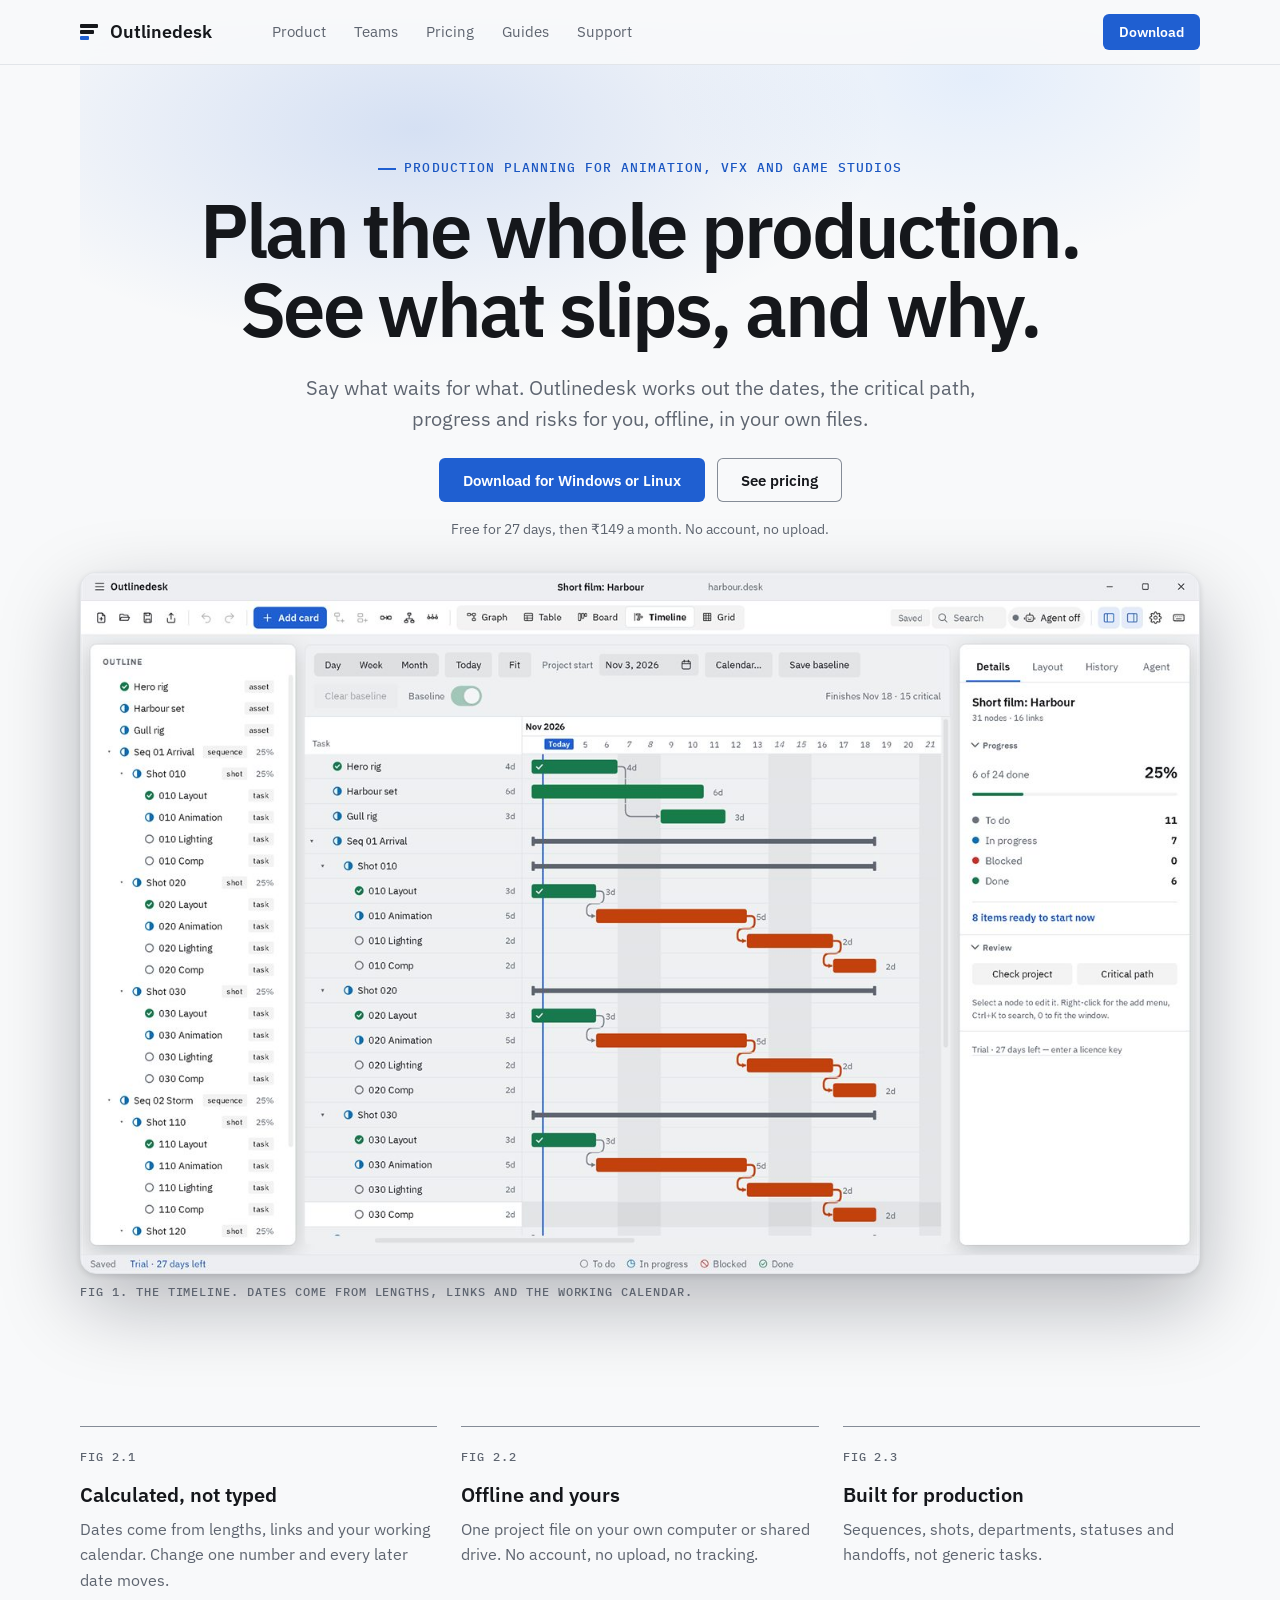
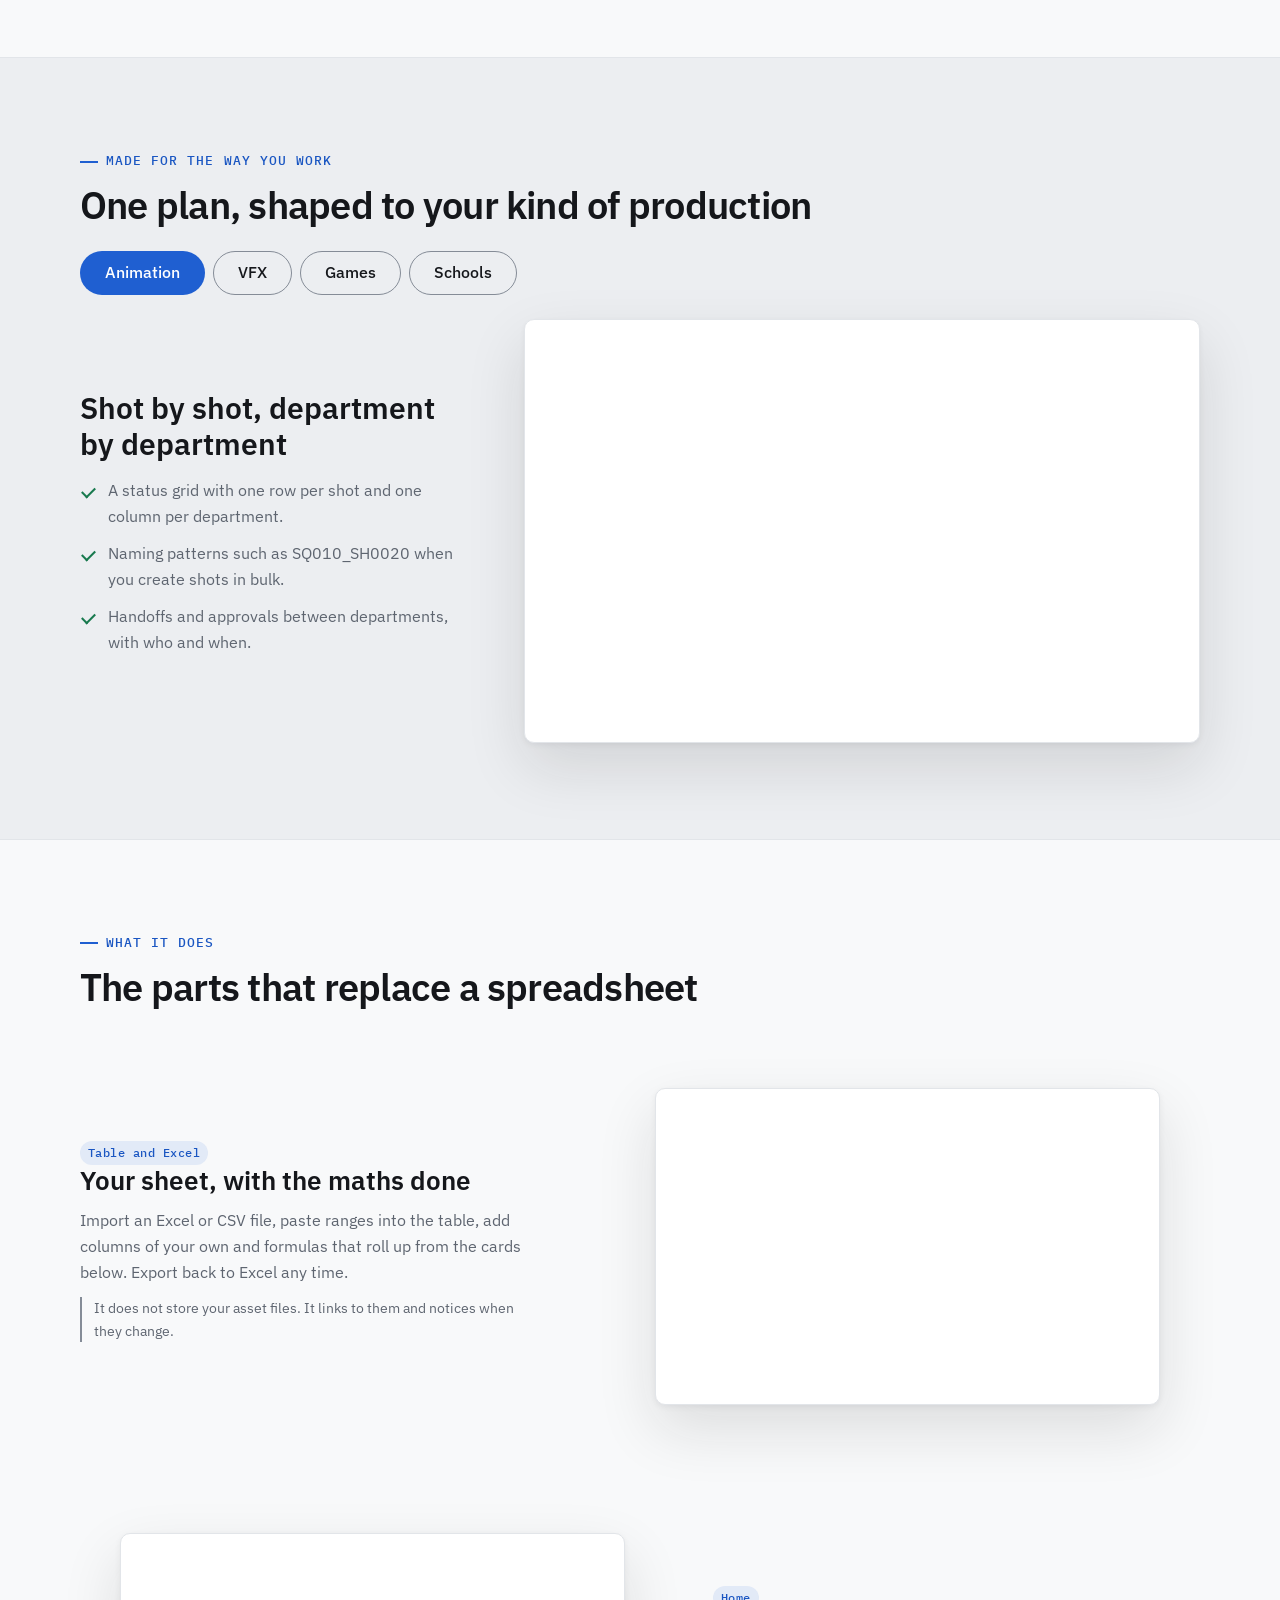
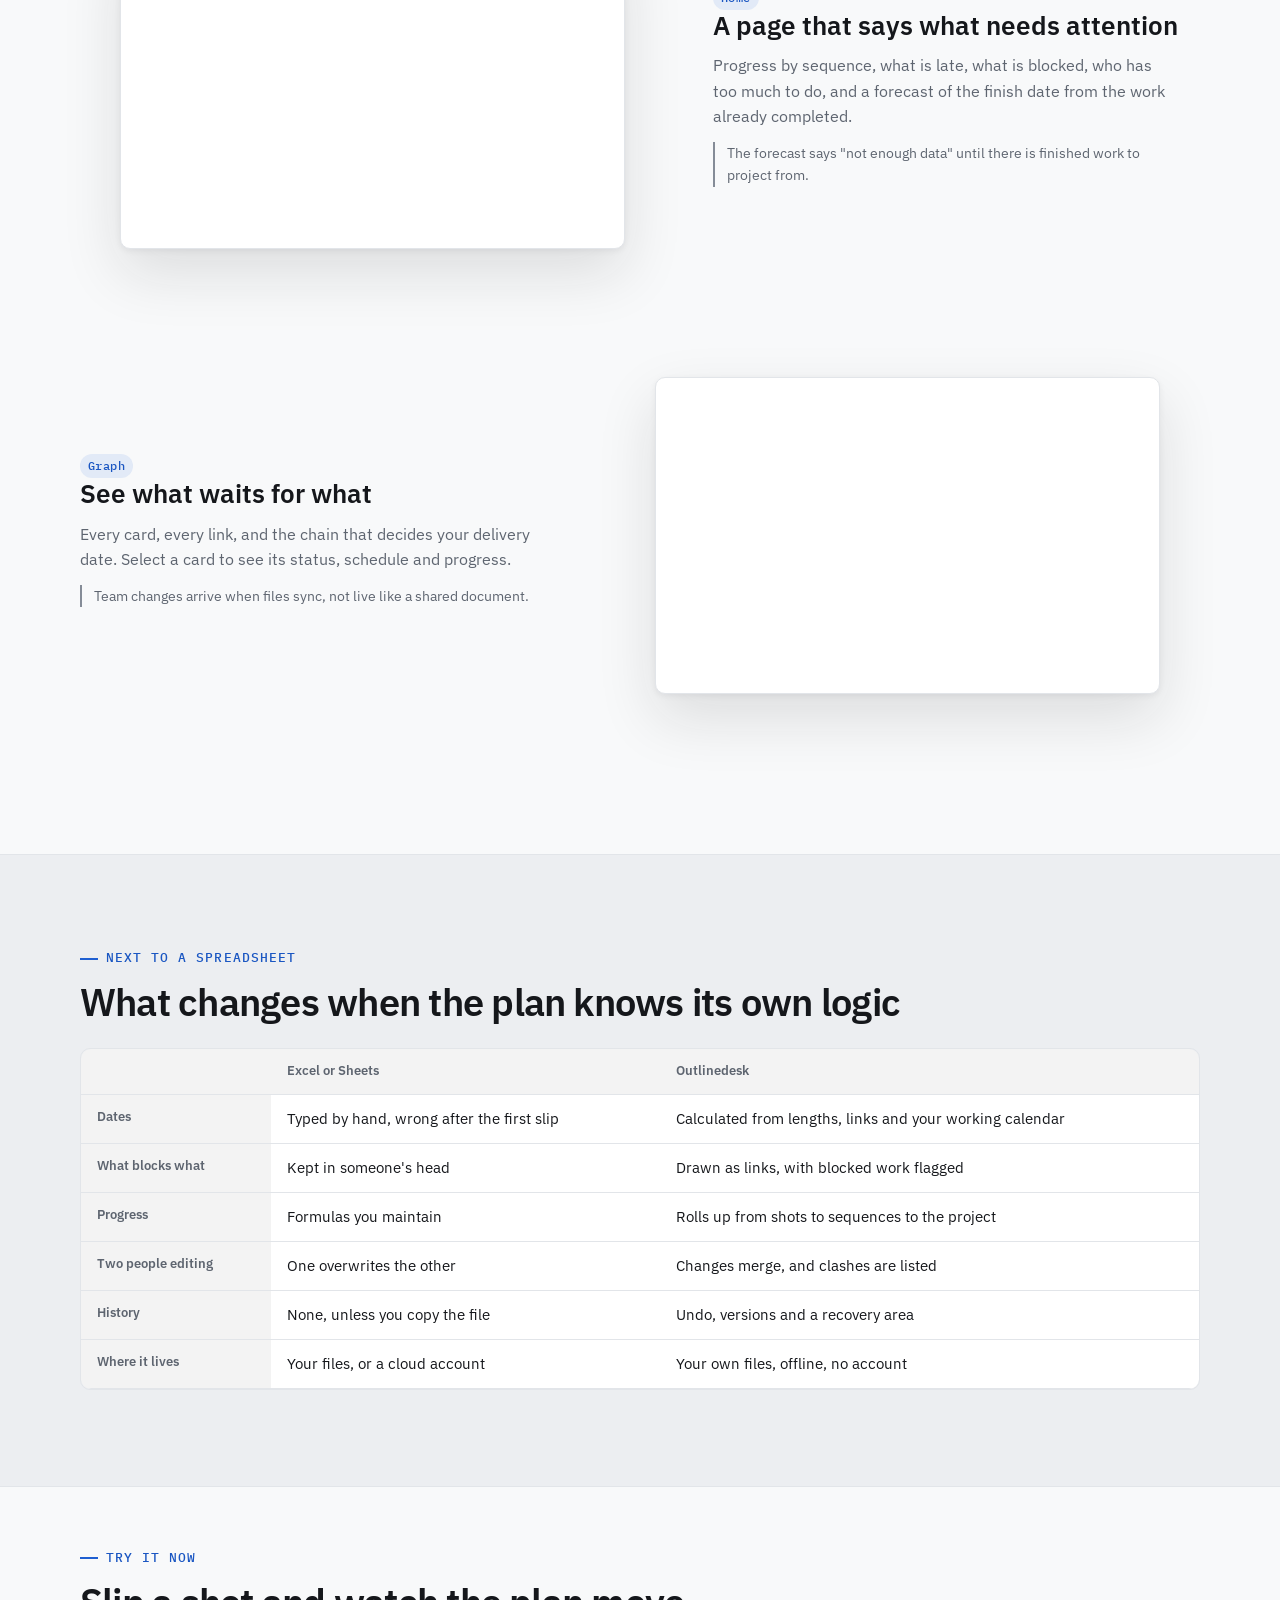
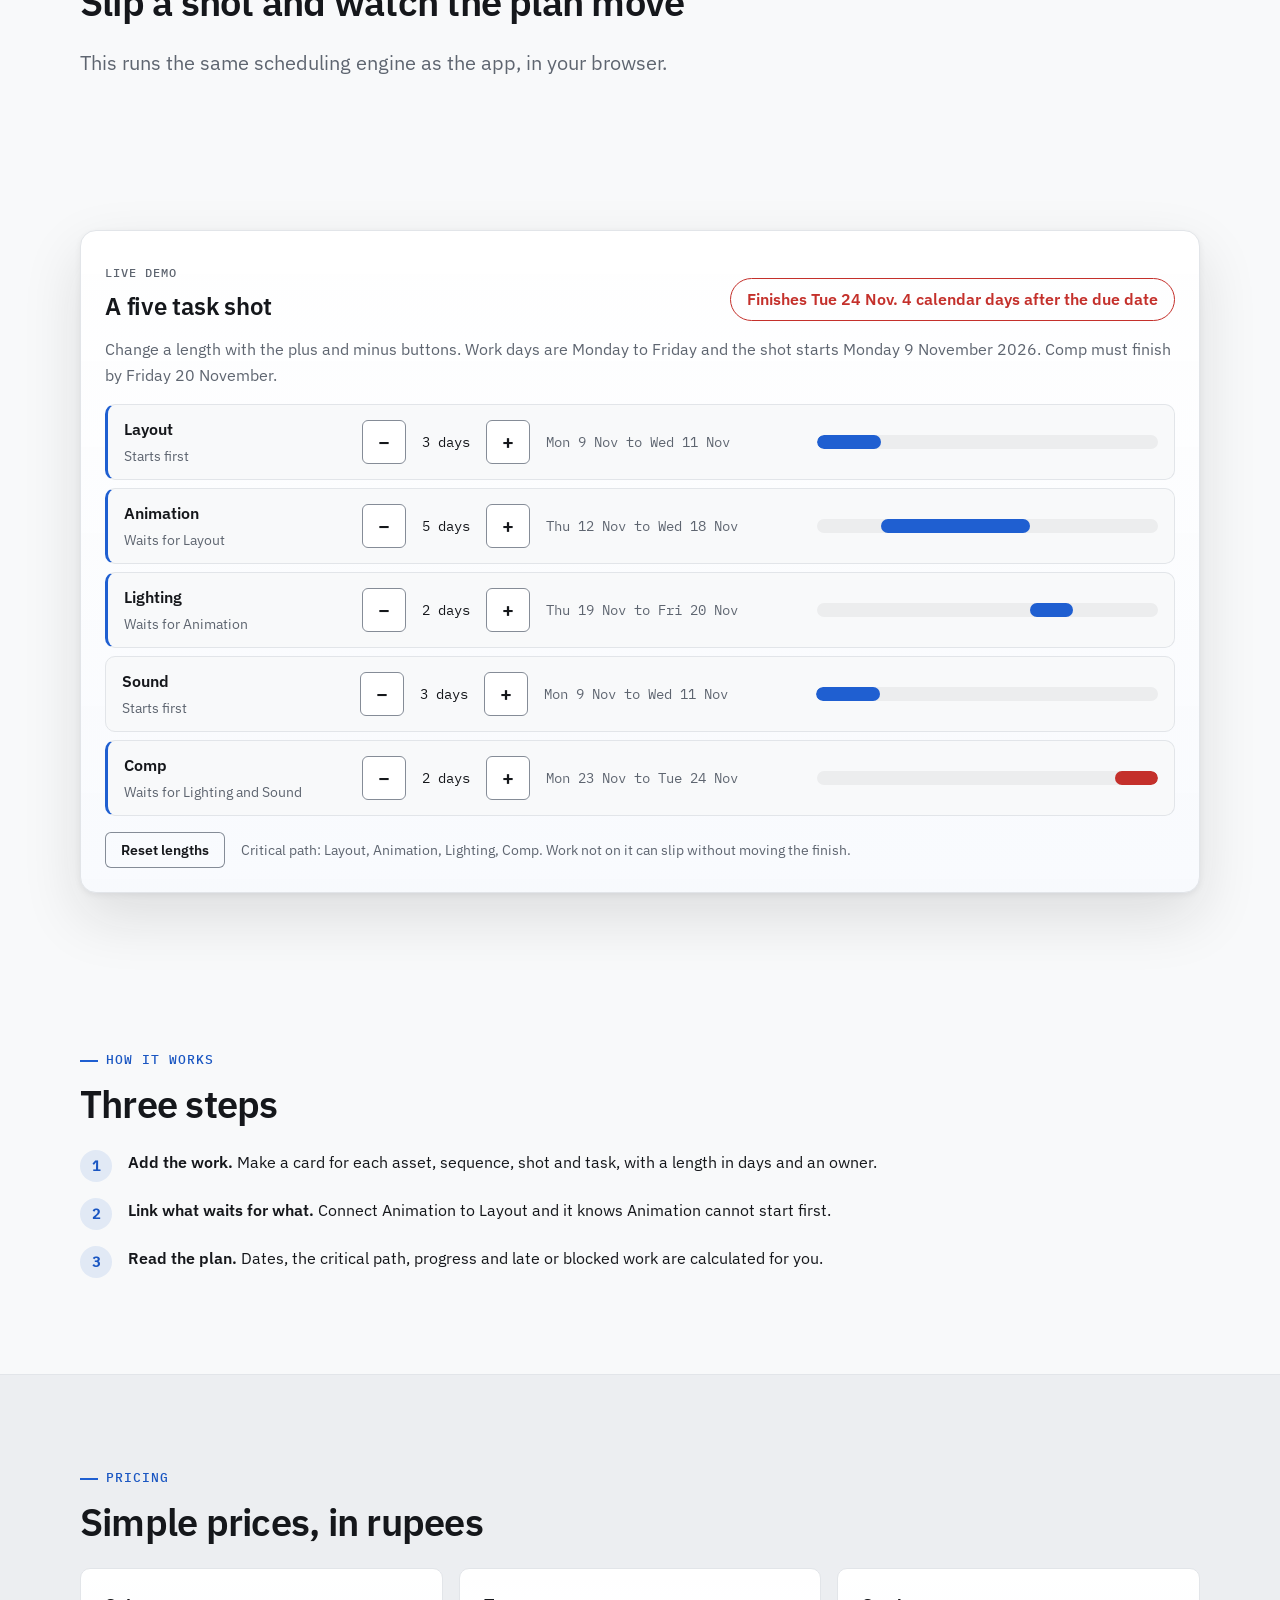
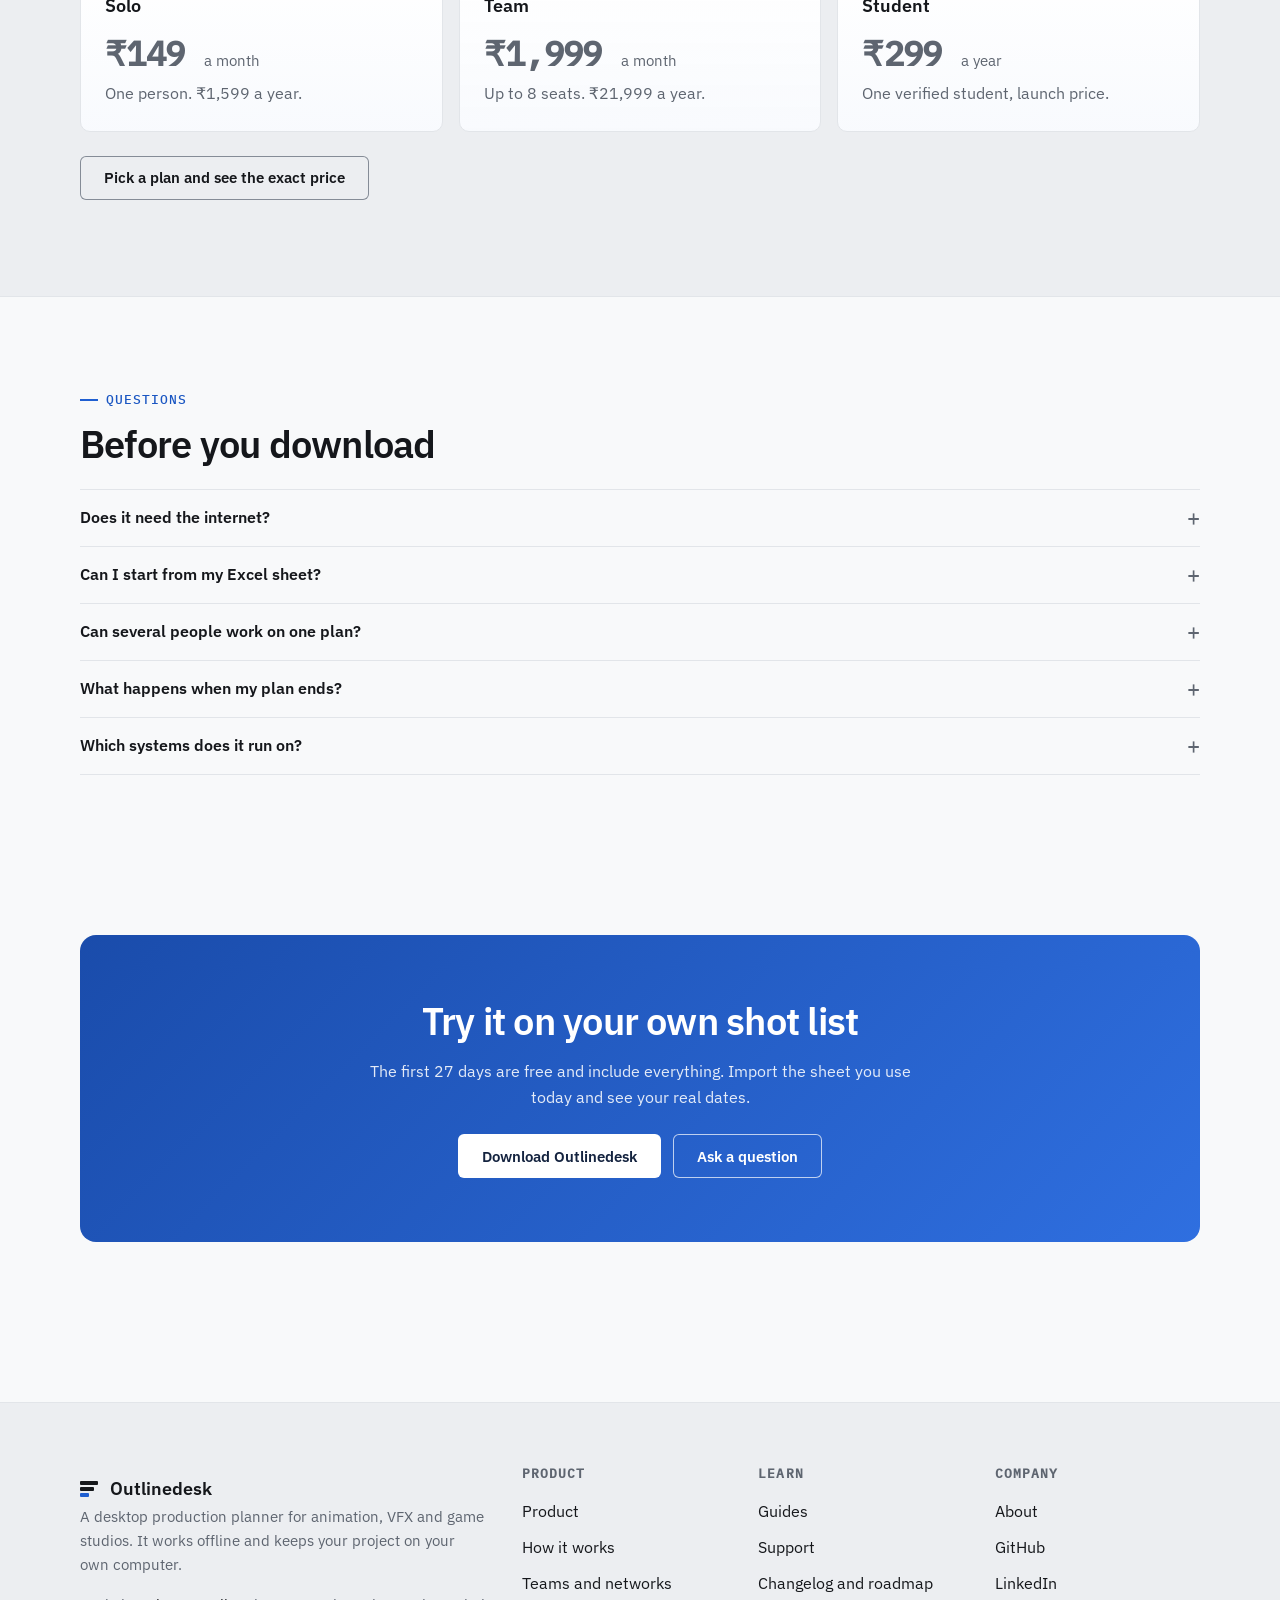
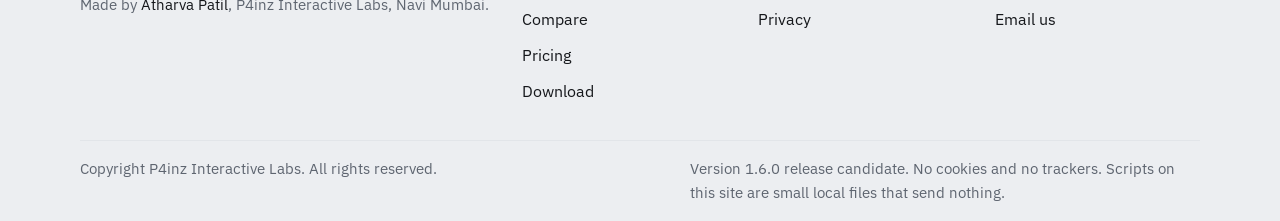
<file: docs/index.html>
<!doctype html>
<html lang="en"><head><meta charset="utf-8"><meta name="viewport" content="width=device-width, initial-scale=1">
<title>Outlinedesk, production planning for animation, VFX and games</title><meta name="description" content="Say what waits for what. Outlinedesk works out the dates, the critical path, progress and risks for your animation, VFX or game production, offline, in your own files."><meta name="color-scheme" content="light dark">
<meta http-equiv="Content-Security-Policy" content="default-src 'none'; script-src 'self'; style-src 'self'; img-src 'self' data:; font-src 'self'; connect-src 'none'; form-action 'none'; base-uri 'none'; object-src 'none'"><meta name="referrer" content="no-referrer">
<meta property="og:title" content="Outlinedesk, production planning for animation, VFX and games"><meta property="og:description" content="Say what waits for what. Outlinedesk works out the dates, the critical path, progress and risks for your animation, VFX or game production, offline, in your own files."><meta property="og:type" content="website"><meta property="og:image" content="https://p4inz-code.github.io/outlinedesk/img/og.jpg"><meta name="twitter:card" content="summary_large_image">
<link rel="canonical" href="https://p4inz-code.github.io/outlinedesk/"><meta property="og:url" content="https://p4inz-code.github.io/outlinedesk/"><meta property="og:site_name" content="Outlinedesk"><meta name="theme-color" content="#1f5fd1"><meta name="author" content="Atharva Patil"><link rel="manifest" href="manifest.webmanifest"><link rel="icon" href="favicon.svg" type="image/svg+xml"><link rel="stylesheet" href="style.css?v=202611032253"><link rel="stylesheet" href="system.css?v=202611032253"><link rel="preload" href="fonts/ibm-plex-sans-latin-400-normal.woff2" as="font" type="font/woff2" crossorigin><link rel="preload" href="fonts/ibm-plex-sans-latin-600-normal.woff2" as="font" type="font/woff2" crossorigin><script src="schedule.js?v=202611032253" defer></script><script src="demo.js?v=202611032253" defer></script><script src="protect.js?v=202611032253" defer></script><script type="application/ld+json">{"@context":"https://schema.org","@graph":[{"@type":"Organization","name":"P4inz Interactive Labs","url":"https://atharvapatil.tech","logo":"https://p4inz-code.github.io/outlinedesk/favicon.svg","email":"atharva.patil.cg@gmail.com","address":{"@type":"PostalAddress","addressLocality":"Navi Mumbai","addressCountry":"IN"},"sameAs":["https://atharvapatil.tech","https://github.com/p4inz-code","https://www.linkedin.com/in/p4inz"]},{"@type":"SoftwareApplication","name":"Outlinedesk","applicationCategory":"BusinessApplication","operatingSystem":"Windows, Linux","softwareVersion":"1.6.0","description":"Offline production planner for animation, VFX and game studios.","url":"https://p4inz-code.github.io/outlinedesk/","image":"https://p4inz-code.github.io/outlinedesk/img/og.jpg","author":{"@type":"Organization","name":"P4inz Interactive Labs","url":"https://atharvapatil.tech","logo":"https://p4inz-code.github.io/outlinedesk/favicon.svg","email":"atharva.patil.cg@gmail.com","address":{"@type":"PostalAddress","addressLocality":"Navi Mumbai","addressCountry":"IN"},"sameAs":["https://atharvapatil.tech","https://github.com/p4inz-code","https://www.linkedin.com/in/p4inz"]},"offers":{"@type":"Offer","price":"149","priceCurrency":"INR","description":"Solo plan per month, after a free 27 day trial"}},{"@type":"WebSite","name":"Outlinedesk","url":"https://p4inz-code.github.io/outlinedesk/","publisher":{"@type":"Organization","name":"P4inz Interactive Labs","url":"https://atharvapatil.tech","logo":"https://p4inz-code.github.io/outlinedesk/favicon.svg","email":"atharva.patil.cg@gmail.com","address":{"@type":"PostalAddress","addressLocality":"Navi Mumbai","addressCountry":"IN"},"sameAs":["https://atharvapatil.tech","https://github.com/p4inz-code","https://www.linkedin.com/in/p4inz"]}}]}</script></head>
<body><a class="skip" href="#main">Skip to content</a>
<header class="sx-top"><div class="sx-wrap sx-bar"><a class="sx-brand" href="index.html"><span class="mark" aria-hidden="true"><i></i><i></i><i></i></span>Outlinedesk</a><nav class="sx-nav" aria-label="Main"><a href="product.html">Product</a><a href="teams.html">Teams</a><a href="pricing.html">Pricing</a><a href="docs.html">Guides</a><a href="support.html">Support</a></nav><a class="sx-btn sx-sm sx-act" href="download.html">Download</a></div></header>
<main id="main">
<section class="sx-wrap sx-hero2"><p class="sx-eyebrow">Production planning for animation, VFX and game studios</p>
<h1 class="sx-h1">Plan the whole production. See what slips, and why.</h1>
<p class="sx-lead">Say what waits for what. Outlinedesk works out the dates, the critical path, progress and risks for you, offline, in your own files.</p>
<div class="sx-actions"><a class="sx-btn" href="download.html">Download for Windows or Linux</a><a class="sx-btn sx-2" href="pricing.html">See pricing</a></div>
<p class="sx-note">Free for 27 days, then &#8377;149 a month. No account, no upload.</p></section>
<section class="sx-wrap sx-stage"><figure><picture><source media="(prefers-color-scheme: dark)" srcset="img/hd/timeline-dark-1400.jpg 1400w, img/hd/timeline-dark-2400.jpg 2400w" sizes="(min-width:1200px) 1120px, calc(100vw - 48px)"><img src="img/hd/timeline-light-1400.jpg" srcset="img/hd/timeline-light-1400.jpg 1400w, img/hd/timeline-light-2400.jpg 2400w" sizes="(min-width:1200px) 1120px, calc(100vw - 48px)" alt="The Outlinedesk timeline: bars for every task with links between them, a Today marker, and the critical path finishing on 18 November" width="2400" height="1501" fetchpriority="high"></picture><figcaption class="sx-fig">Fig 1. The timeline. Dates come from lengths, links and the working calendar.</figcaption></figure></section>

<section class="sx-wrap sx-section sx-tight"><div class="sx-trio">
<div><span class="sx-fig">Fig 2.1</span><h3>Calculated, not typed</h3><p>Dates come from lengths, links and your working calendar. Change one number and every later date moves.</p></div>
<div><span class="sx-fig">Fig 2.2</span><h3>Offline and yours</h3><p>One project file on your own computer or shared drive. No account, no upload, no tracking.</p></div>
<div><span class="sx-fig">Fig 2.3</span><h3>Built for production</h3><p>Sequences, shots, departments, statuses and handoffs, not generic tasks.</p></div></div></section>

<section class="sx-band"><div class="sx-wrap sx-section"><p class="sx-eyebrow">Made for the way you work</p><h2 class="sx-h2">One plan, shaped to your kind of production</h2>
<div class="sx-tabs"><input type="radio" name="uc" id="uc1" checked aria-label="Animation"><input type="radio" name="uc" id="uc2" aria-label="VFX"><input type="radio" name="uc" id="uc3" aria-label="Games"><input type="radio" name="uc" id="uc4" aria-label="Schools">
<div class="sx-tablist"><label for="uc1">Animation</label><label for="uc2">VFX</label><label for="uc3">Games</label><label for="uc4">Schools</label></div>
<div class="sx-panels">
<div><div><h3>Shot by shot, department by department</h3><ul><li>A status grid with one row per shot and one column per department.</li><li>Naming patterns such as SQ010_SH0020 when you create shots in bulk.</li><li>Handoffs and approvals between departments, with who and when.</li></ul></div><figure><picture><source media="(prefers-color-scheme: dark)" srcset="img/hd/grid-dark-1400.jpg 1400w, img/hd/grid-dark-2400.jpg 2400w" sizes="(min-width:1200px) 640px, (min-width:900px) 55vw, calc(100vw - 48px)"><img src="img/hd/grid-light-1400.jpg" srcset="img/hd/grid-light-1400.jpg 1400w, img/hd/grid-light-2400.jpg 2400w" sizes="(min-width:1200px) 640px, (min-width:900px) 55vw, calc(100vw - 48px)" alt="The status grid: one row per shot and one column per department, coloured by status" width="2400" height="1501" loading="lazy" decoding="async"></picture></figure></div>
<div><div><h3>Dependencies across departments, and who is overloaded</h3><ul><li>A critical path across layout, animation, lighting and comp.</li><li>Workload per person and department, with over-allocation marked.</li><li>A risk list with one-click fixes: late, blocked, no owner, no estimate.</li></ul></div><figure><picture><source media="(prefers-color-scheme: dark)" srcset="img/hd/workload-dark-1400.jpg 1400w, img/hd/workload-dark-2400.jpg 2400w" sizes="(min-width:1200px) 640px, (min-width:900px) 55vw, calc(100vw - 48px)"><img src="img/hd/workload-light-1400.jpg" srcset="img/hd/workload-light-1400.jpg 1400w, img/hd/workload-light-2400.jpg 2400w" sizes="(min-width:1200px) 640px, (min-width:900px) 55vw, calc(100vw - 48px)" alt="The workload view: days of work per person and per week, with over-allocation highlighted" width="2400" height="1501" loading="lazy" decoding="async"></picture></figure></div>
<div><div><h3>Milestones, columns of your own, and your current sheet</h3><ul><li>Import the Excel sheet you use today, and paste ranges straight into the table.</li><li>Custom fields and formulas for cost, priority or build number.</li><li>Milestones and a forecast from finished work.</li></ul></div><figure><picture><source media="(prefers-color-scheme: dark)" srcset="img/hd/table-dark-1400.jpg 1400w, img/hd/table-dark-2400.jpg 2400w" sizes="(min-width:1200px) 640px, (min-width:900px) 55vw, calc(100vw - 48px)"><img src="img/hd/table-light-1400.jpg" srcset="img/hd/table-light-1400.jpg 1400w, img/hd/table-light-2400.jpg 2400w" sizes="(min-width:1200px) 640px, (min-width:900px) 55vw, calc(100vw - 48px)" alt="The table view with status, owner, due date and duration columns" width="2400" height="1501" loading="lazy" decoding="async"></picture></figure></div>
<div><div><h3>A real production to learn on, at a student price</h3><ul><li>Student plan at &#8377;299 a year. A school plan covers up to 100 students.</li><li>Works offline in a lab, with no accounts to manage.</li><li>Students practise real planning: dependencies, statuses and reviews.</li></ul></div><figure><picture><source media="(prefers-color-scheme: dark)" srcset="img/hd/board-dark-1400.jpg 1400w, img/hd/board-dark-2400.jpg 2400w" sizes="(min-width:1200px) 640px, (min-width:900px) 55vw, calc(100vw - 48px)"><img src="img/hd/board-light-1400.jpg" srcset="img/hd/board-light-1400.jpg 1400w, img/hd/board-light-2400.jpg 2400w" sizes="(min-width:1200px) 640px, (min-width:900px) 55vw, calc(100vw - 48px)" alt="The board view with cards in To do, In progress, Blocked and Done columns" width="2400" height="1501" loading="lazy" decoding="async"></picture></figure></div>
</div></div></div></section>

<section class="sx-wrap sx-section"><p class="sx-eyebrow">What it does</p><h2 class="sx-h2">The parts that replace a spreadsheet</h2>
<div class="sx-feature"><div class="sx-text"><span class="sx-badge">Table and Excel</span><h3>Your sheet, with the maths done</h3><p>Import an Excel or CSV file, paste ranges into the table, add columns of your own and formulas that roll up from the cards below. Export back to Excel any time.</p><p class="sx-not">It does not store your asset files. It links to them and notices when they change.</p></div><figure class="sx-media"><picture><source media="(prefers-color-scheme: dark)" srcset="img/hd/table-dark-1400.jpg 1400w, img/hd/table-dark-2400.jpg 2400w" sizes="(min-width:1200px) 640px, (min-width:900px) 55vw, calc(100vw - 48px)"><img src="img/hd/table-light-1400.jpg" srcset="img/hd/table-light-1400.jpg 1400w, img/hd/table-light-2400.jpg 2400w" sizes="(min-width:1200px) 640px, (min-width:900px) 55vw, calc(100vw - 48px)" alt="The table view with status, owner, due date and duration columns" width="2400" height="1501" loading="lazy" decoding="async"></picture></figure></div>
<div class="sx-feature"><div class="sx-text"><span class="sx-badge">Home</span><h3>A page that says what needs attention</h3><p>Progress by sequence, what is late, what is blocked, who has too much to do, and a forecast of the finish date from the work already completed.</p><p class="sx-not">The forecast says "not enough data" until there is finished work to project from.</p></div><figure class="sx-media"><picture><source media="(prefers-color-scheme: dark)" srcset="img/hd/dashboard-dark-1400.jpg 1400w, img/hd/dashboard-dark-2400.jpg 2400w" sizes="(min-width:1200px) 640px, (min-width:900px) 55vw, calc(100vw - 48px)"><img src="img/hd/dashboard-light-1400.jpg" srcset="img/hd/dashboard-light-1400.jpg 1400w, img/hd/dashboard-light-2400.jpg 2400w" sizes="(min-width:1200px) 640px, (min-width:900px) 55vw, calc(100vw - 48px)" alt="The Home dashboard with progress by sequence, risks, forecast and workload tiles" width="2400" height="1501" loading="lazy" decoding="async"></picture></figure></div>
<div class="sx-feature"><div class="sx-text"><span class="sx-badge">Graph</span><h3>See what waits for what</h3><p>Every card, every link, and the chain that decides your delivery date. Select a card to see its status, schedule and progress.</p><p class="sx-not">Team changes arrive when files sync, not live like a shared document.</p></div><figure class="sx-media"><picture><source media="(prefers-color-scheme: dark)" srcset="img/hd/graph-dark-1400.jpg 1400w, img/hd/graph-dark-2400.jpg 2400w" sizes="(min-width:1200px) 640px, (min-width:900px) 55vw, calc(100vw - 48px)"><img src="img/hd/graph-light-1400.jpg" srcset="img/hd/graph-light-1400.jpg 1400w, img/hd/graph-light-2400.jpg 2400w" sizes="(min-width:1200px) 640px, (min-width:900px) 55vw, calc(100vw - 48px)" alt="The graph view with a selected card and its details on the right" width="2400" height="1501" loading="lazy" decoding="async"></picture></figure></div></section>

<section class="sx-band"><div class="sx-wrap sx-section"><p class="sx-eyebrow">Next to a spreadsheet</p><h2 class="sx-h2">What changes when the plan knows its own logic</h2>
<div class="sx-scroll"><table class="sx-table"><thead><tr><th scope="col"></th><th scope="col">Excel or Sheets</th><th scope="col">Outlinedesk</th></tr></thead><tbody>
<tr><th scope="row">Dates</th><td>Typed by hand, wrong after the first slip</td><td>Calculated from lengths, links and your working calendar</td></tr>
<tr><th scope="row">What blocks what</th><td>Kept in someone's head</td><td>Drawn as links, with blocked work flagged</td></tr>
<tr><th scope="row">Progress</th><td>Formulas you maintain</td><td>Rolls up from shots to sequences to the project</td></tr>
<tr><th scope="row">Two people editing</th><td>One overwrites the other</td><td>Changes merge, and clashes are listed</td></tr>
<tr><th scope="row">History</th><td>None, unless you copy the file</td><td>Undo, versions and a recovery area</td></tr>
<tr><th scope="row">Where it lives</th><td>Your files, or a cloud account</td><td>Your own files, offline, no account</td></tr></tbody></table></div></div></section>

<section class="sx-wrap sx-section sx-tight"><p class="sx-eyebrow">Try it now</p><h2 class="sx-h2">Slip a shot and watch the plan move</h2><p class="sx-lead">This runs the same scheduling engine as the app, in your browser.</p></section><section class="sx-wrap sx-section sx-tight"><div class="demo" id="demo" aria-label="Interactive schedule demo">
<div class="demo-head"><div><p class="sx-fig">Live demo</p><h2 class="demo-title">A five task shot</h2></div><div class="demo-sum" id="demo-sum" aria-live="polite"></div></div>
<p class="demo-help">Change a length with the plus and minus buttons. Work days are Monday to Friday and the shot starts Monday 9 November 2026. Comp must finish by Friday 20 November.</p>
<div class="demo-rows" id="demo-rows"></div>
<div class="demo-foot"><button class="sx-btn sx-2 sx-sm" type="button" id="demo-reset">Reset lengths</button><p class="demo-note" id="demo-note"></p></div></div></section><section class="sx-wrap sx-section"><p class="sx-eyebrow">How it works</p><h2 class="sx-h2">Three steps</h2>
<ol class="sx-steps"><li><strong>Add the work.</strong> Make a card for each asset, sequence, shot and task, with a length in days and an owner.</li><li><strong>Link what waits for what.</strong> Connect Animation to Layout and it knows Animation cannot start first.</li><li><strong>Read the plan.</strong> Dates, the critical path, progress and late or blocked work are calculated for you.</li></ol></section>

<section class="sx-band"><div class="sx-wrap sx-section"><p class="sx-eyebrow">Pricing</p><h2 class="sx-h2">Simple prices, in rupees</h2>
<div class="sx-prices"><article class="sx-card"><h3>Solo</h3><p class="sx-amt">&#8377;149 <span>a month</span></p><p>One person. &#8377;1,599 a year.</p></article><article class="sx-card"><h3>Team</h3><p class="sx-amt">&#8377;1,999 <span>a month</span></p><p>Up to 8 seats. &#8377;21,999 a year.</p></article><article class="sx-card"><h3>Student</h3><p class="sx-amt">&#8377;299 <span>a year</span></p><p>One verified student, launch price.</p></article></div>
<div class="sx-actions"><a class="sx-btn sx-2" href="pricing.html">Pick a plan and see the exact price</a></div></div></section>

<section class="sx-wrap sx-section"><p class="sx-eyebrow">Questions</p><h2 class="sx-h2">Before you download</h2>
<div class="sx-acc"><details><summary>Does it need the internet?</summary><p>No. It works fully offline. The only network use is the optional update check, which you can turn off.</p></details>
<details><summary>Can I start from my Excel sheet?</summary><p>Yes. Import an Excel or CSV file, or paste rows copied from a sheet, then map the columns.</p></details>
<details><summary>Can several people work on one plan?</summary><p>Yes, through a shared folder. Each person writes their own log and Outlinedesk merges them. Changes arrive when the files sync, not live.</p></details>
<details><summary>What happens when my plan ends?</summary><p>Outlinedesk becomes read-only. Every project still opens and exports, and a new key unlocks editing again.</p></details>
<details><summary>Which systems does it run on?</summary><p>Windows 10 and 11, and Linux. There is no Mac version yet.</p></details></div></section>

<section class="sx-wrap sx-section sx-tight"><div class="sx-ctaband"><h2 class="sx-h2">Try it on your own shot list</h2><p>The first 27 days are free and include everything. Import the sheet you use today and see your real dates.</p><div class="sx-actions"><a class="sx-btn" href="download.html">Download Outlinedesk</a><a class="sx-btn sx-2" href="support.html">Ask a question</a></div></div></section>
</main>
<footer class="sx-foot"><div class="sx-wrap"><div class="sx-cols">
<div><a class="sx-brand" href="index.html"><span class="mark" aria-hidden="true"><i></i><i></i><i></i></span>Outlinedesk</a><p>A desktop production planner for animation, VFX and game studios. It works offline and keeps your project on your own computer.</p><p>Made by <a href="https://atharvapatil.tech" rel="noopener noreferrer">Atharva Patil</a>, P4inz Interactive Labs, Navi Mumbai.</p></div>
<div><h2>Product</h2><ul><li><a href="product.html">Product</a></li><li><a href="how-it-works.html">How it works</a></li><li><a href="teams.html">Teams and networks</a></li><li><a href="compare.html">Compare</a></li><li><a href="pricing.html">Pricing</a></li><li><a href="download.html">Download</a></li></ul></div>
<div><h2>Learn</h2><ul><li><a href="docs.html">Guides</a></li><li><a href="support.html">Support</a></li><li><a href="changelog.html">Changelog and roadmap</a></li><li><a href="privacy.html">Privacy</a></li></ul></div>
<div><h2>Company</h2><ul><li><a href="about.html">About</a></li><li><a href="https://github.com/p4inz-code" rel="noopener noreferrer">GitHub</a></li><li><a href="https://www.linkedin.com/in/p4inz" rel="noopener noreferrer">LinkedIn</a></li><li><a href="mailto:atharva.patil.cg@gmail.com">Email us</a></li></ul></div>
</div><div class="sx-legal"><p>Copyright P4inz Interactive Labs. All rights reserved.</p><p>Version 1.6.0 release candidate. No cookies and no trackers. Scripts on this site are small local files that send nothing.</p></div></div></footer>
</body></html>
</file>
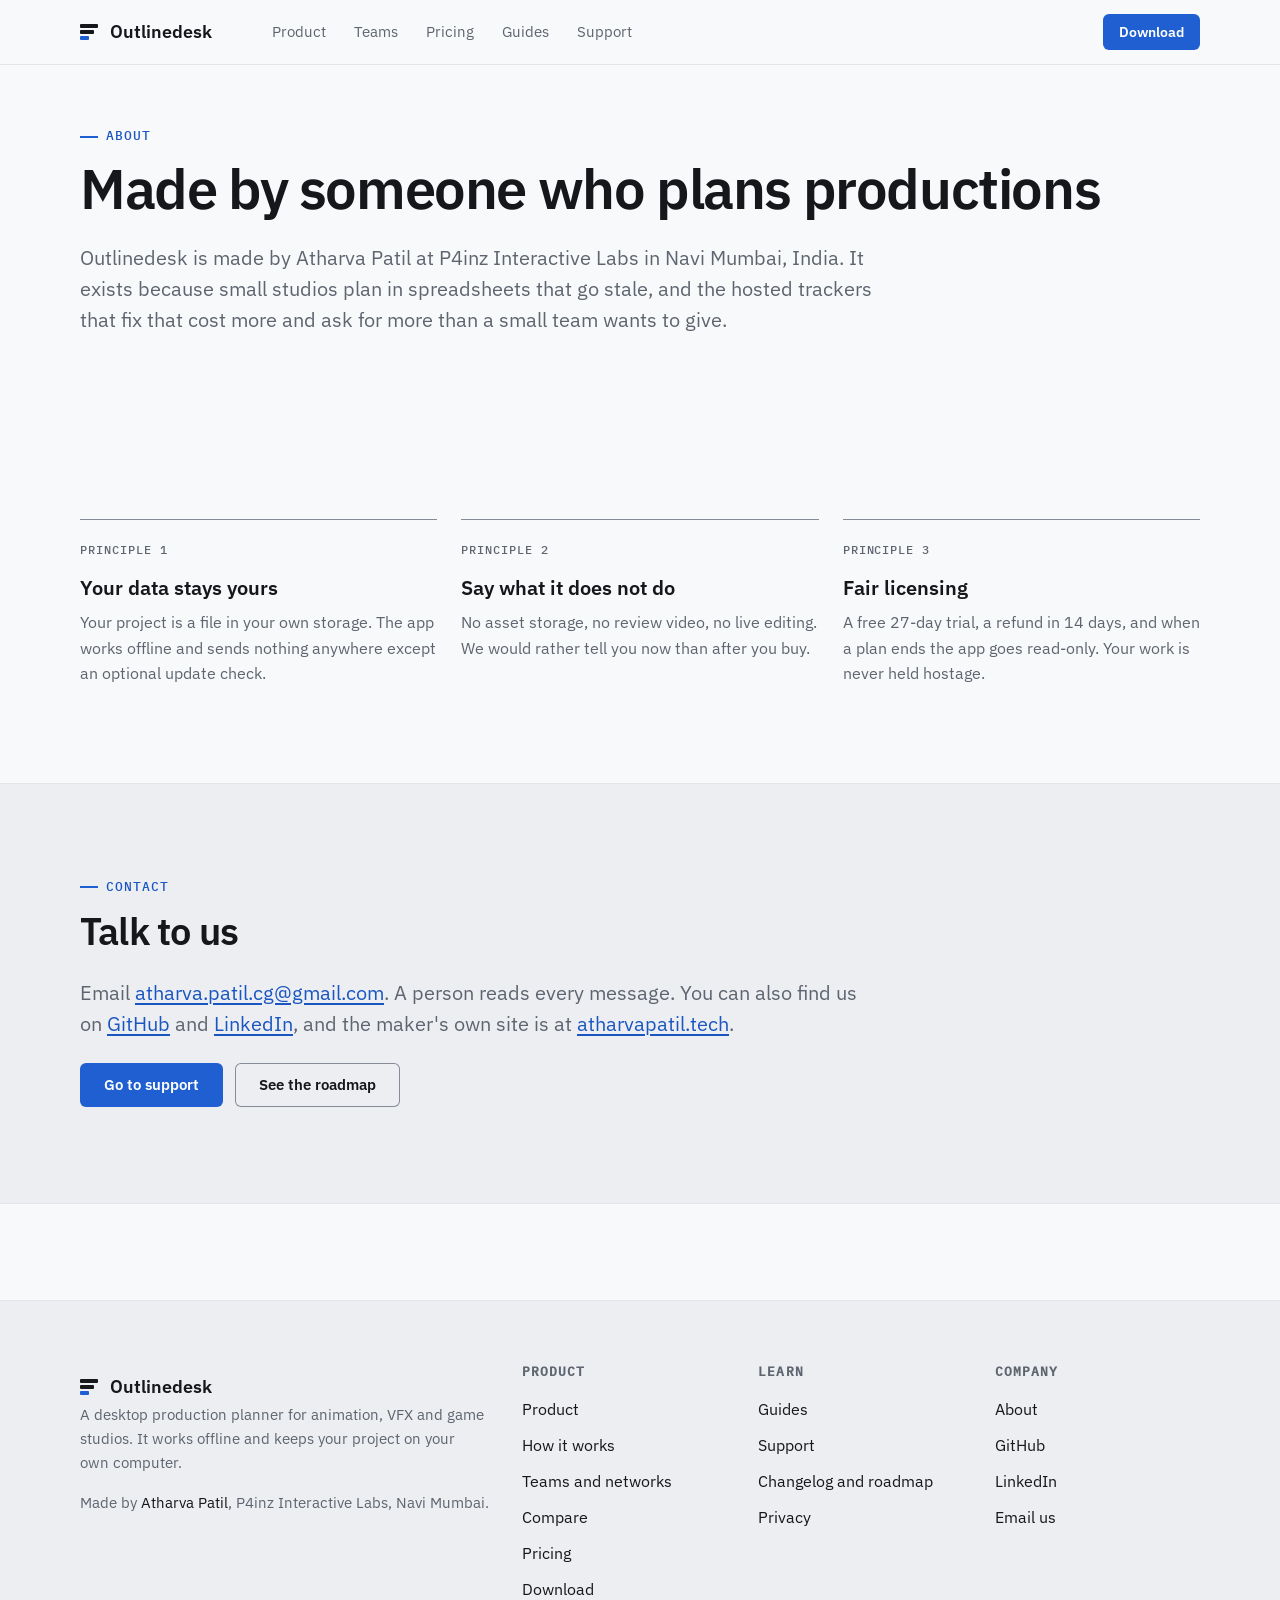
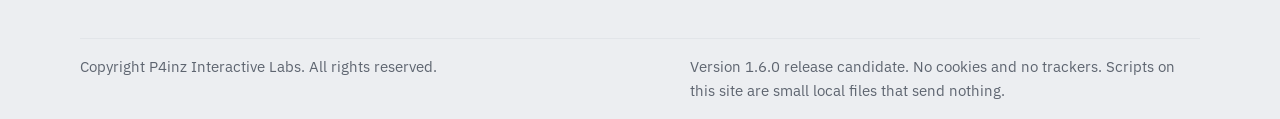
<file: docs/about.html>
<!doctype html>
<html lang="en"><head><meta charset="utf-8"><meta name="viewport" content="width=device-width, initial-scale=1">
<title>About Outlinedesk and P4inz Interactive Labs</title><meta name="description" content="Outlinedesk is made by Atharva Patil at P4inz Interactive Labs in Navi Mumbai, India. Why it exists and what it stands for."><meta name="color-scheme" content="light dark">
<meta http-equiv="Content-Security-Policy" content="default-src 'none'; script-src 'self'; style-src 'self'; img-src 'self' data:; font-src 'self'; connect-src 'none'; form-action 'none'; base-uri 'none'; object-src 'none'"><meta name="referrer" content="no-referrer">
<meta property="og:title" content="About Outlinedesk and P4inz Interactive Labs"><meta property="og:description" content="Outlinedesk is made by Atharva Patil at P4inz Interactive Labs in Navi Mumbai, India. Why it exists and what it stands for."><meta property="og:type" content="website"><meta property="og:image" content="https://p4inz-code.github.io/outlinedesk/img/og.jpg"><meta name="twitter:card" content="summary_large_image">
<link rel="canonical" href="https://p4inz-code.github.io/outlinedesk/about.html"><meta property="og:url" content="https://p4inz-code.github.io/outlinedesk/about.html"><meta property="og:site_name" content="Outlinedesk"><meta name="theme-color" content="#1f5fd1"><meta name="author" content="Atharva Patil"><link rel="manifest" href="manifest.webmanifest"><link rel="icon" href="favicon.svg" type="image/svg+xml"><link rel="stylesheet" href="style.css?v=202611032253"><link rel="stylesheet" href="system.css?v=202611032253"><link rel="preload" href="fonts/ibm-plex-sans-latin-400-normal.woff2" as="font" type="font/woff2" crossorigin><link rel="preload" href="fonts/ibm-plex-sans-latin-600-normal.woff2" as="font" type="font/woff2" crossorigin><script src="protect.js?v=202611032253" defer></script><script type="application/ld+json">{"@context":"https://schema.org","@graph":[{"@type":"Organization","name":"P4inz Interactive Labs","url":"https://atharvapatil.tech","logo":"https://p4inz-code.github.io/outlinedesk/favicon.svg","email":"atharva.patil.cg@gmail.com","address":{"@type":"PostalAddress","addressLocality":"Navi Mumbai","addressCountry":"IN"},"sameAs":["https://atharvapatil.tech","https://github.com/p4inz-code","https://www.linkedin.com/in/p4inz"]}]}</script></head>
<body><a class="skip" href="#main">Skip to content</a>
<header class="sx-top"><div class="sx-wrap sx-bar"><a class="sx-brand" href="index.html"><span class="mark" aria-hidden="true"><i></i><i></i><i></i></span>Outlinedesk</a><nav class="sx-nav" aria-label="Main"><a href="product.html">Product</a><a href="teams.html">Teams</a><a href="pricing.html">Pricing</a><a href="docs.html">Guides</a><a href="support.html">Support</a></nav><a class="sx-btn sx-sm sx-act" href="download.html">Download</a></div></header>
<main id="main">
<section class="sx-wrap sx-section sx-tight"><p class="sx-eyebrow">About</p><h1 class="sx-h1">Made by someone who plans productions</h1><p class="sx-lead">Outlinedesk is made by Atharva Patil at P4inz Interactive Labs in Navi Mumbai, India. It exists because small studios plan in spreadsheets that go stale, and the hosted trackers that fix that cost more and ask for more than a small team wants to give.</p></section>
<section class="sx-wrap sx-section"><div class="sx-trio"><div><span class="sx-fig">Principle 1</span><h3>Your data stays yours</h3><p>Your project is a file in your own storage. The app works offline and sends nothing anywhere except an optional update check.</p></div><div><span class="sx-fig">Principle 2</span><h3>Say what it does not do</h3><p>No asset storage, no review video, no live editing. We would rather tell you now than after you buy.</p></div><div><span class="sx-fig">Principle 3</span><h3>Fair licensing</h3><p>A free 27-day trial, a refund in 14 days, and when a plan ends the app goes read-only. Your work is never held hostage.</p></div></div></section>
<section class="sx-band"><div class="sx-wrap sx-section"><p class="sx-eyebrow">Contact</p><h2 class="sx-h2">Talk to us</h2><p class="sx-lead">Email <a href="mailto:atharva.patil.cg@gmail.com">atharva.patil.cg@gmail.com</a>. A person reads every message. You can also find us on <a href="https://github.com/p4inz-code" rel="noopener noreferrer">GitHub</a> and <a href="https://www.linkedin.com/in/p4inz" rel="noopener noreferrer">LinkedIn</a>, and the maker's own site is at <a href="https://atharvapatil.tech" rel="noopener noreferrer">atharvapatil.tech</a>.</p><div class="sx-actions"><a class="sx-btn" href="support.html">Go to support</a><a class="sx-btn sx-2" href="changelog.html">See the roadmap</a></div></div></section>
</main>
<footer class="sx-foot"><div class="sx-wrap"><div class="sx-cols">
<div><a class="sx-brand" href="index.html"><span class="mark" aria-hidden="true"><i></i><i></i><i></i></span>Outlinedesk</a><p>A desktop production planner for animation, VFX and game studios. It works offline and keeps your project on your own computer.</p><p>Made by <a href="https://atharvapatil.tech" rel="noopener noreferrer">Atharva Patil</a>, P4inz Interactive Labs, Navi Mumbai.</p></div>
<div><h2>Product</h2><ul><li><a href="product.html">Product</a></li><li><a href="how-it-works.html">How it works</a></li><li><a href="teams.html">Teams and networks</a></li><li><a href="compare.html">Compare</a></li><li><a href="pricing.html">Pricing</a></li><li><a href="download.html">Download</a></li></ul></div>
<div><h2>Learn</h2><ul><li><a href="docs.html">Guides</a></li><li><a href="support.html">Support</a></li><li><a href="changelog.html">Changelog and roadmap</a></li><li><a href="privacy.html">Privacy</a></li></ul></div>
<div><h2>Company</h2><ul><li><a href="about.html">About</a></li><li><a href="https://github.com/p4inz-code" rel="noopener noreferrer">GitHub</a></li><li><a href="https://www.linkedin.com/in/p4inz" rel="noopener noreferrer">LinkedIn</a></li><li><a href="mailto:atharva.patil.cg@gmail.com">Email us</a></li></ul></div>
</div><div class="sx-legal"><p>Copyright P4inz Interactive Labs. All rights reserved.</p><p>Version 1.6.0 release candidate. No cookies and no trackers. Scripts on this site are small local files that send nothing.</p></div></div></footer>
</body></html>
</file>
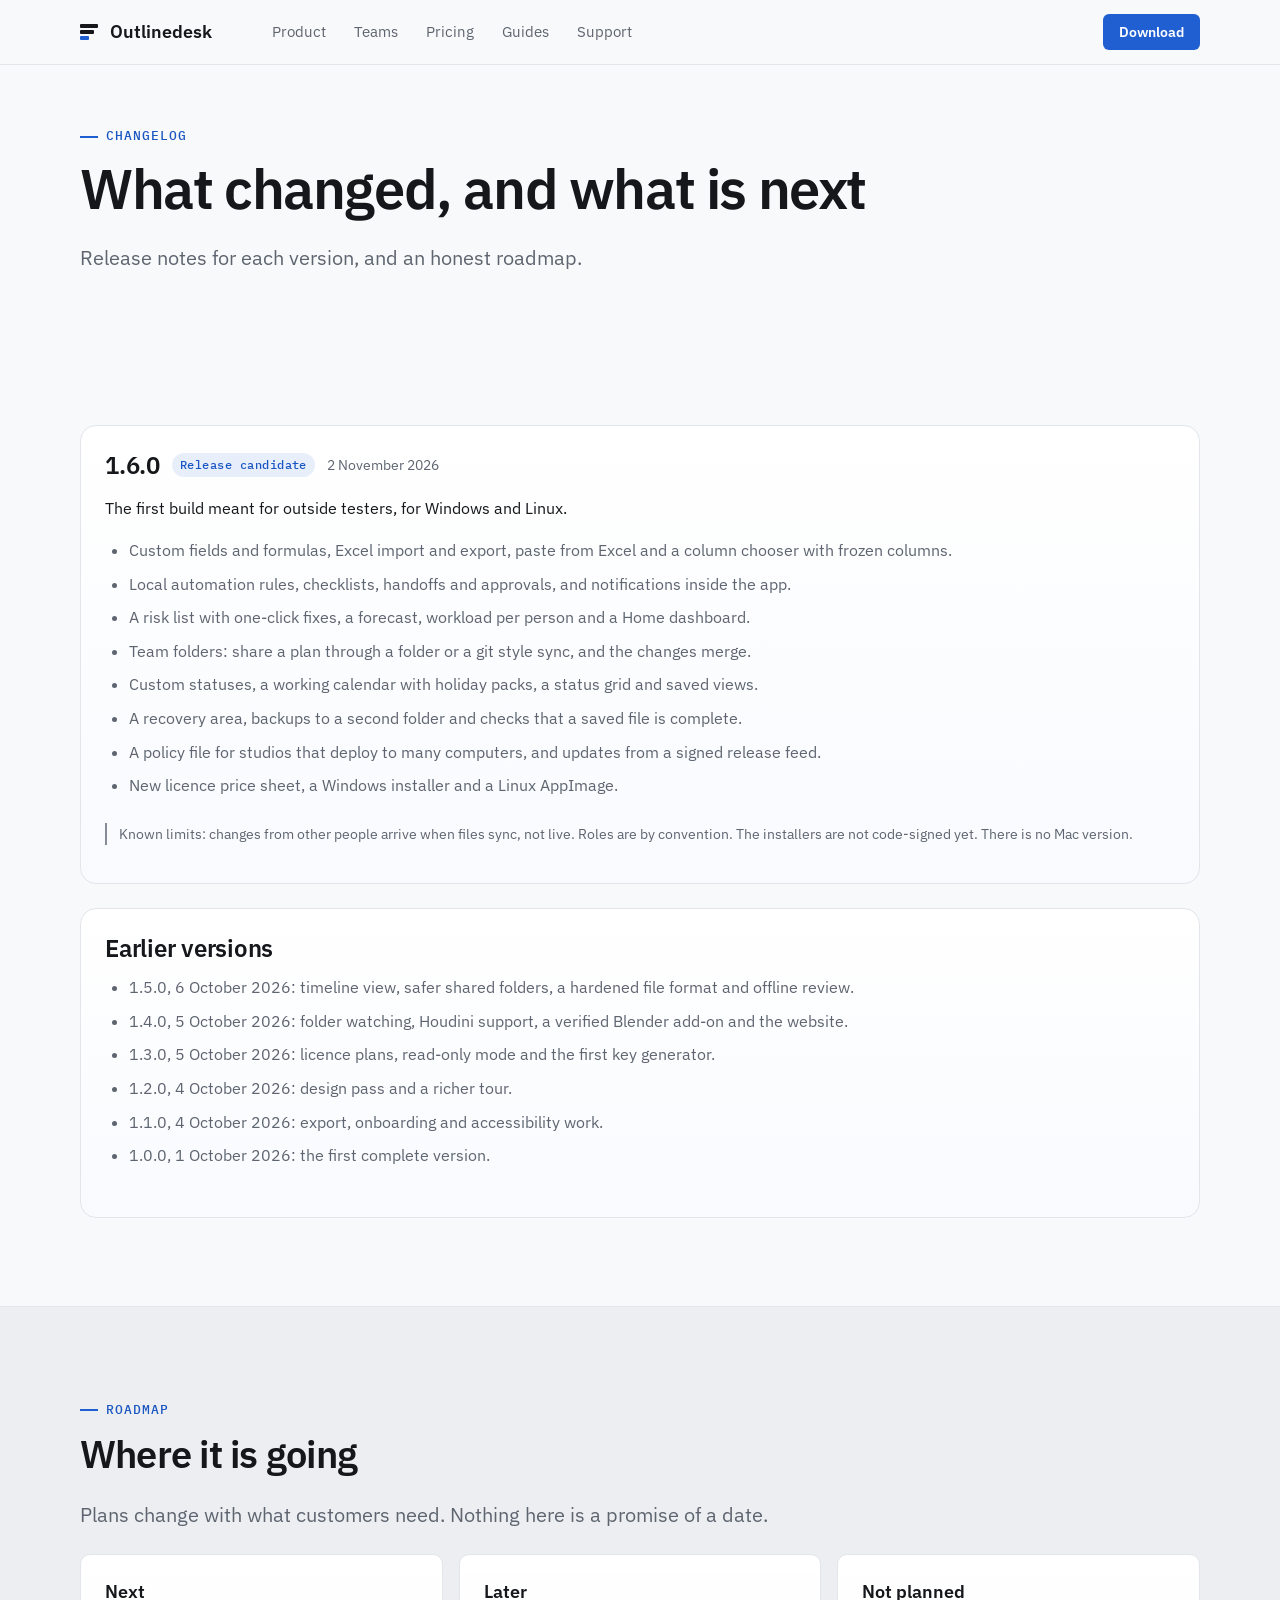
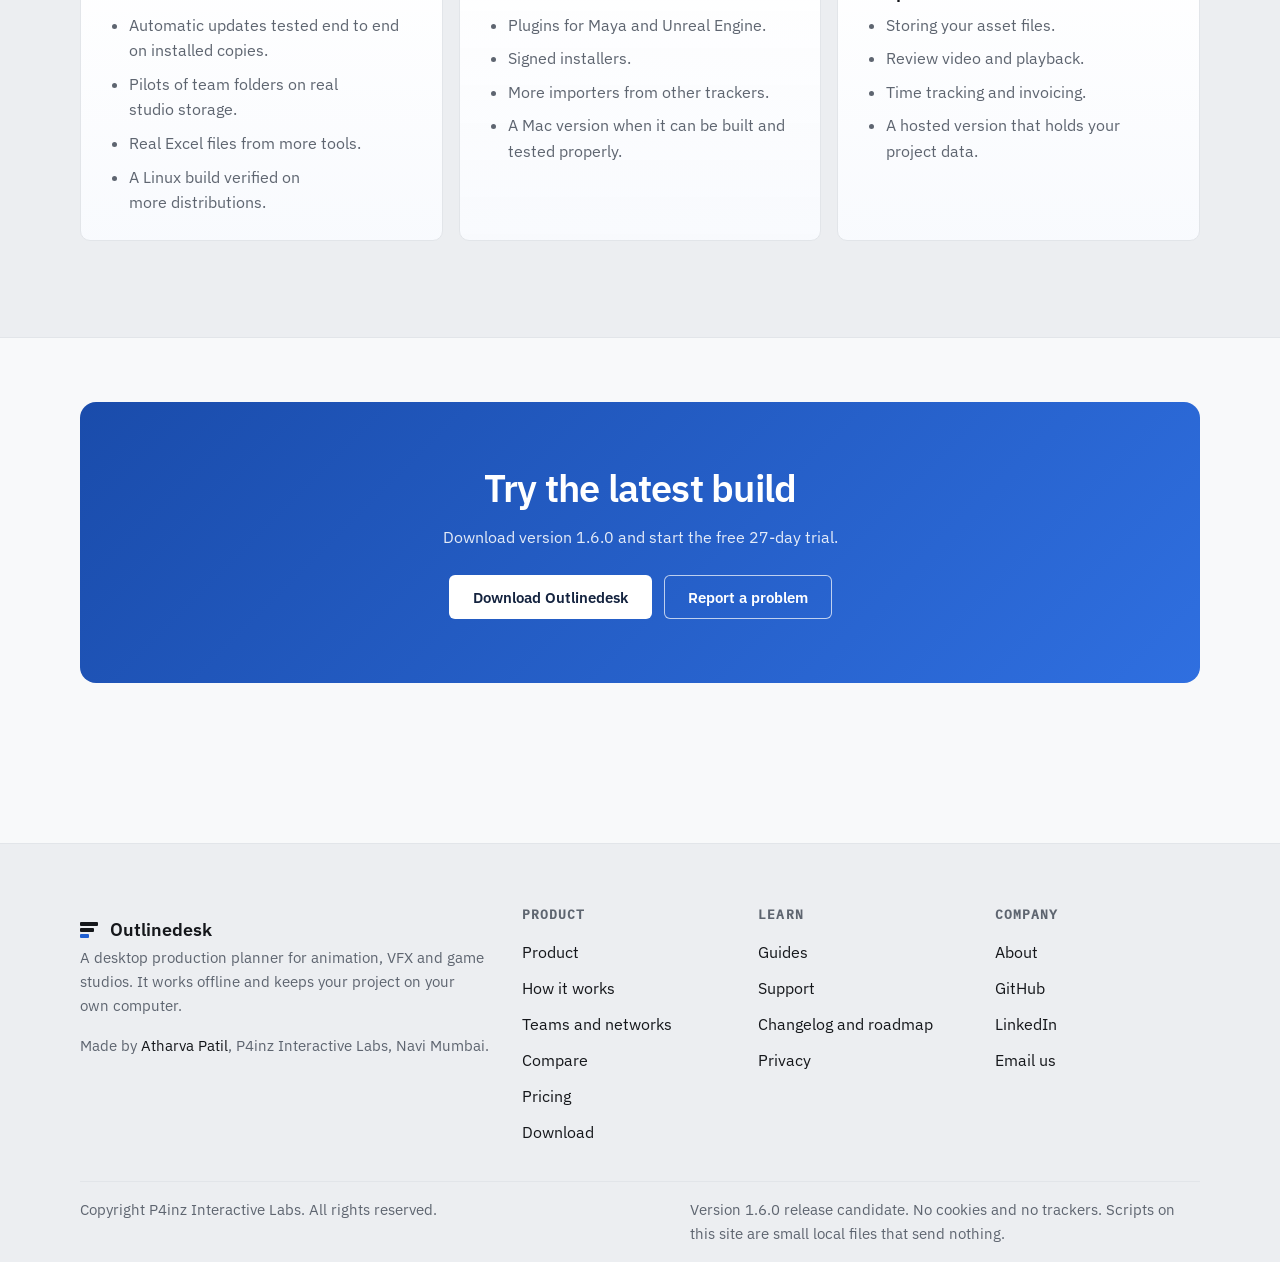
<file: docs/changelog.html>
<!doctype html>
<html lang="en"><head><meta charset="utf-8"><meta name="viewport" content="width=device-width, initial-scale=1">
<title>Outlinedesk changelog and roadmap</title><meta name="description" content="What is new in each Outlinedesk release, and what is planned next, later and not planned."><meta name="color-scheme" content="light dark">
<meta http-equiv="Content-Security-Policy" content="default-src 'none'; script-src 'self'; style-src 'self'; img-src 'self' data:; font-src 'self'; connect-src 'none'; form-action 'none'; base-uri 'none'; object-src 'none'"><meta name="referrer" content="no-referrer">
<meta property="og:title" content="Outlinedesk changelog and roadmap"><meta property="og:description" content="What is new in each Outlinedesk release, and what is planned next, later and not planned."><meta property="og:type" content="website"><meta property="og:image" content="https://p4inz-code.github.io/outlinedesk/img/og.jpg"><meta name="twitter:card" content="summary_large_image">
<link rel="canonical" href="https://p4inz-code.github.io/outlinedesk/changelog.html"><meta property="og:url" content="https://p4inz-code.github.io/outlinedesk/changelog.html"><meta property="og:site_name" content="Outlinedesk"><meta name="theme-color" content="#1f5fd1"><meta name="author" content="Atharva Patil"><link rel="manifest" href="manifest.webmanifest"><link rel="icon" href="favicon.svg" type="image/svg+xml"><link rel="stylesheet" href="style.css?v=202611032253"><link rel="stylesheet" href="system.css?v=202611032253"><link rel="preload" href="fonts/ibm-plex-sans-latin-400-normal.woff2" as="font" type="font/woff2" crossorigin><link rel="preload" href="fonts/ibm-plex-sans-latin-600-normal.woff2" as="font" type="font/woff2" crossorigin><script src="protect.js?v=202611032253" defer></script></head>
<body><a class="skip" href="#main">Skip to content</a>
<header class="sx-top"><div class="sx-wrap sx-bar"><a class="sx-brand" href="index.html"><span class="mark" aria-hidden="true"><i></i><i></i><i></i></span>Outlinedesk</a><nav class="sx-nav" aria-label="Main"><a href="product.html">Product</a><a href="teams.html">Teams</a><a href="pricing.html">Pricing</a><a href="docs.html">Guides</a><a href="support.html">Support</a></nav><a class="sx-btn sx-sm sx-act" href="download.html">Download</a></div></header>
<main id="main">
<section class="sx-wrap sx-section sx-tight"><p class="sx-eyebrow">Changelog</p><h1 class="sx-h1">What changed, and what is next</h1><p class="sx-lead">Release notes for each version, and an honest roadmap.</p></section>
<section class="sx-wrap sx-section sx-tight"><div class="rel"><div class="rel-head"><h2>1.6.0</h2><span class="sx-badge">Release candidate</span><span class="rel-date">2 November 2026</span></div>
<p>The first build meant for outside testers, for Windows and Linux.</p>
<ul class="dl-list"><li>Custom fields and formulas, Excel import and export, paste from Excel and a column chooser with frozen columns.</li><li>Local automation rules, checklists, handoffs and approvals, and notifications inside the app.</li><li>A risk list with one-click fixes, a forecast, workload per person and a Home dashboard.</li><li>Team folders: share a plan through a folder or a git style sync, and the changes merge.</li><li>Custom statuses, a working calendar with holiday packs, a status grid and saved views.</li><li>A recovery area, backups to a second folder and checks that a saved file is complete.</li><li>A policy file for studios that deploy to many computers, and updates from a signed release feed.</li><li>New licence price sheet, a Windows installer and a Linux AppImage.</li></ul>
<p class="sx-not">Known limits: changes from other people arrive when files sync, not live. Roles are by convention. The installers are not code-signed yet. There is no Mac version.</p></div>
<div class="rel"><div class="rel-head"><h2>Earlier versions</h2></div><ul class="dl-list"><li>1.5.0, 6 October 2026: timeline view, safer shared folders, a hardened file format and offline review.</li><li>1.4.0, 5 October 2026: folder watching, Houdini support, a verified Blender add-on and the website.</li><li>1.3.0, 5 October 2026: licence plans, read-only mode and the first key generator.</li><li>1.2.0, 4 October 2026: design pass and a richer tour.</li><li>1.1.0, 4 October 2026: export, onboarding and accessibility work.</li><li>1.0.0, 1 October 2026: the first complete version.</li></ul></div></section>
<section class="sx-band"><div class="sx-wrap sx-section"><p class="sx-eyebrow">Roadmap</p><h2 class="sx-h2">Where it is going</h2><p class="sx-lead">Plans change with what customers need. Nothing here is a promise of a date.</p>
<div class="road"><div class="sx-card"><h3>Next</h3><ul><li>Automatic updates tested end to end on installed copies.</li><li>Pilots of team folders on real studio storage.</li><li>Real Excel files from more tools.</li><li>A Linux build verified on more distributions.</li></ul></div><div class="sx-card"><h3>Later</h3><ul><li>Plugins for Maya and Unreal Engine.</li><li>Signed installers.</li><li>More importers from other trackers.</li><li>A Mac version when it can be built and tested properly.</li></ul></div><div class="sx-card"><h3>Not planned</h3><ul><li>Storing your asset files.</li><li>Review video and playback.</li><li>Time tracking and invoicing.</li><li>A hosted version that holds your project data.</li></ul></div></div></div></section>
<section class="sx-wrap sx-section sx-tight"><div class="sx-ctaband"><h2 class="sx-h2">Try the latest build</h2><p>Download version 1.6.0 and start the free 27-day trial.</p><div class="sx-actions"><a class="sx-btn" href="download.html">Download Outlinedesk</a><a class="sx-btn sx-2" href="support.html">Report a problem</a></div></div></section>
</main>
<footer class="sx-foot"><div class="sx-wrap"><div class="sx-cols">
<div><a class="sx-brand" href="index.html"><span class="mark" aria-hidden="true"><i></i><i></i><i></i></span>Outlinedesk</a><p>A desktop production planner for animation, VFX and game studios. It works offline and keeps your project on your own computer.</p><p>Made by <a href="https://atharvapatil.tech" rel="noopener noreferrer">Atharva Patil</a>, P4inz Interactive Labs, Navi Mumbai.</p></div>
<div><h2>Product</h2><ul><li><a href="product.html">Product</a></li><li><a href="how-it-works.html">How it works</a></li><li><a href="teams.html">Teams and networks</a></li><li><a href="compare.html">Compare</a></li><li><a href="pricing.html">Pricing</a></li><li><a href="download.html">Download</a></li></ul></div>
<div><h2>Learn</h2><ul><li><a href="docs.html">Guides</a></li><li><a href="support.html">Support</a></li><li><a href="changelog.html">Changelog and roadmap</a></li><li><a href="privacy.html">Privacy</a></li></ul></div>
<div><h2>Company</h2><ul><li><a href="about.html">About</a></li><li><a href="https://github.com/p4inz-code" rel="noopener noreferrer">GitHub</a></li><li><a href="https://www.linkedin.com/in/p4inz" rel="noopener noreferrer">LinkedIn</a></li><li><a href="mailto:atharva.patil.cg@gmail.com">Email us</a></li></ul></div>
</div><div class="sx-legal"><p>Copyright P4inz Interactive Labs. All rights reserved.</p><p>Version 1.6.0 release candidate. No cookies and no trackers. Scripts on this site are small local files that send nothing.</p></div></div></footer>
</body></html>
</file>
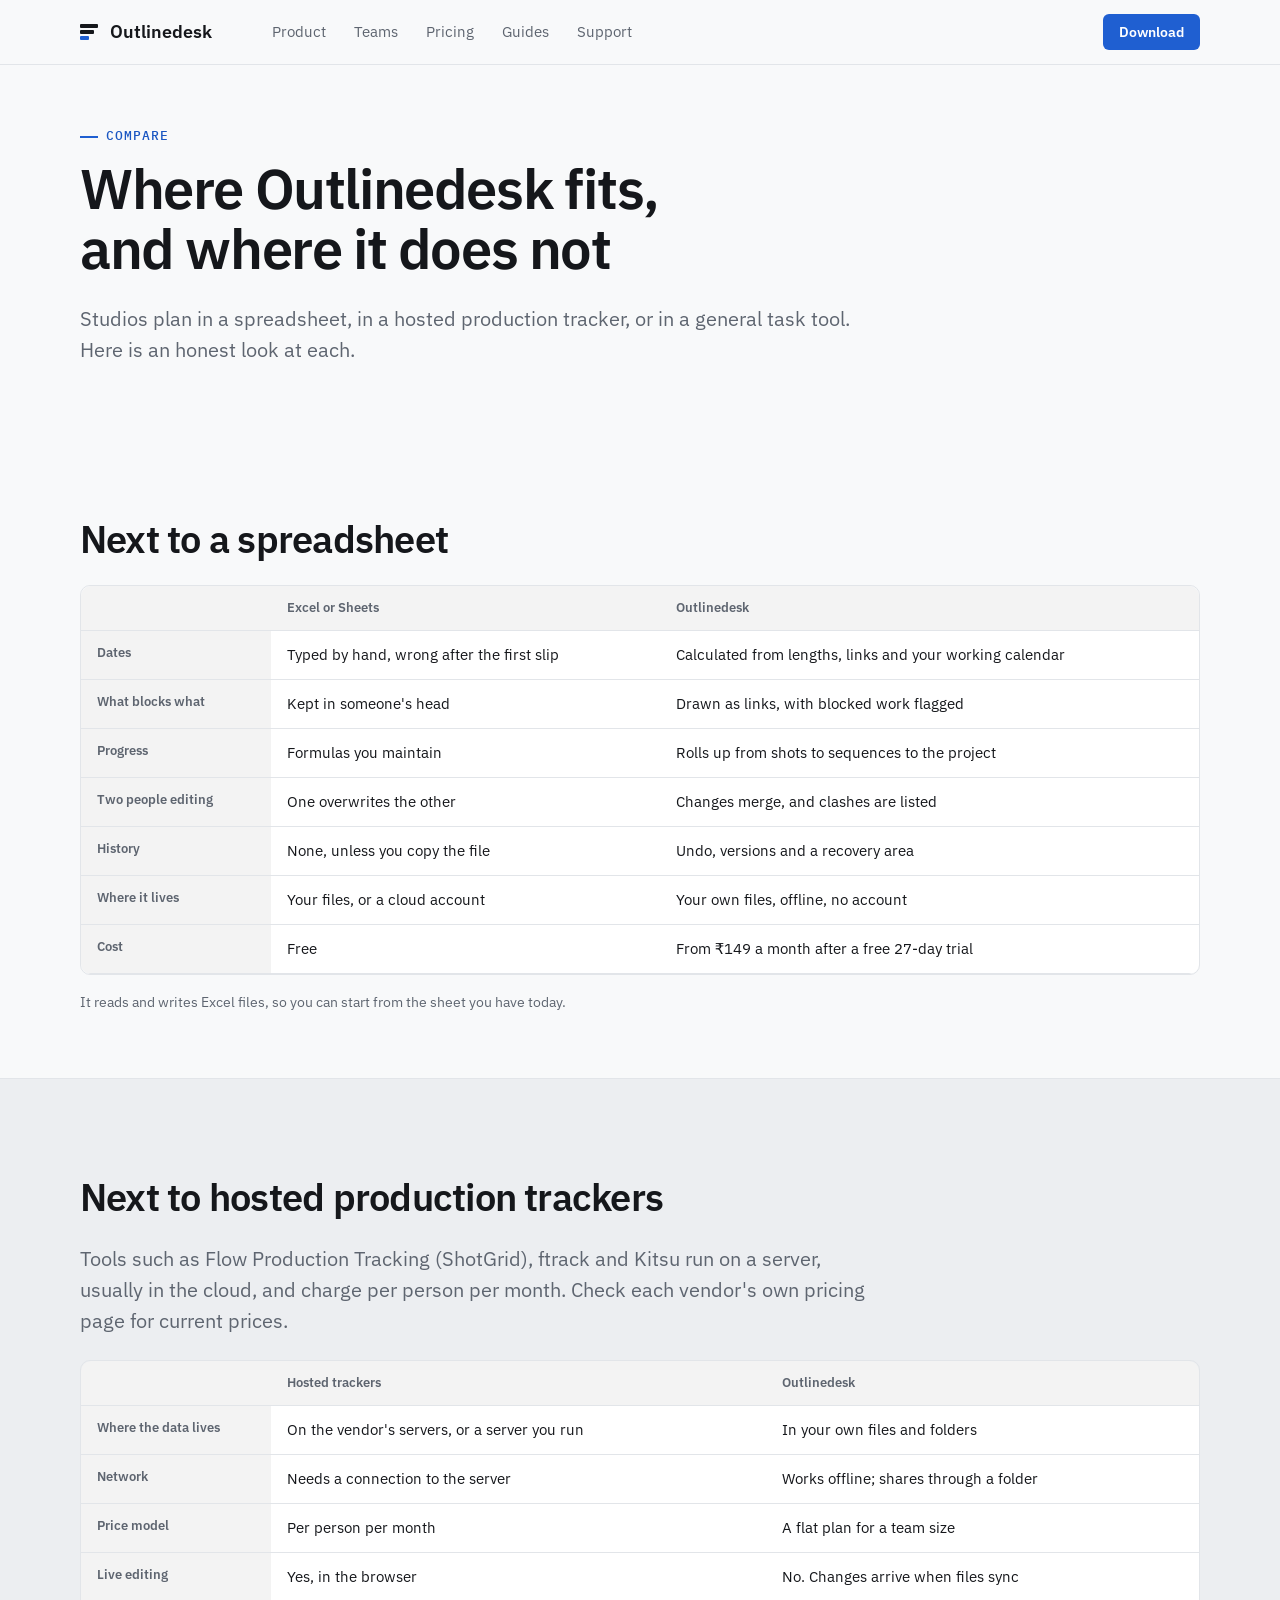
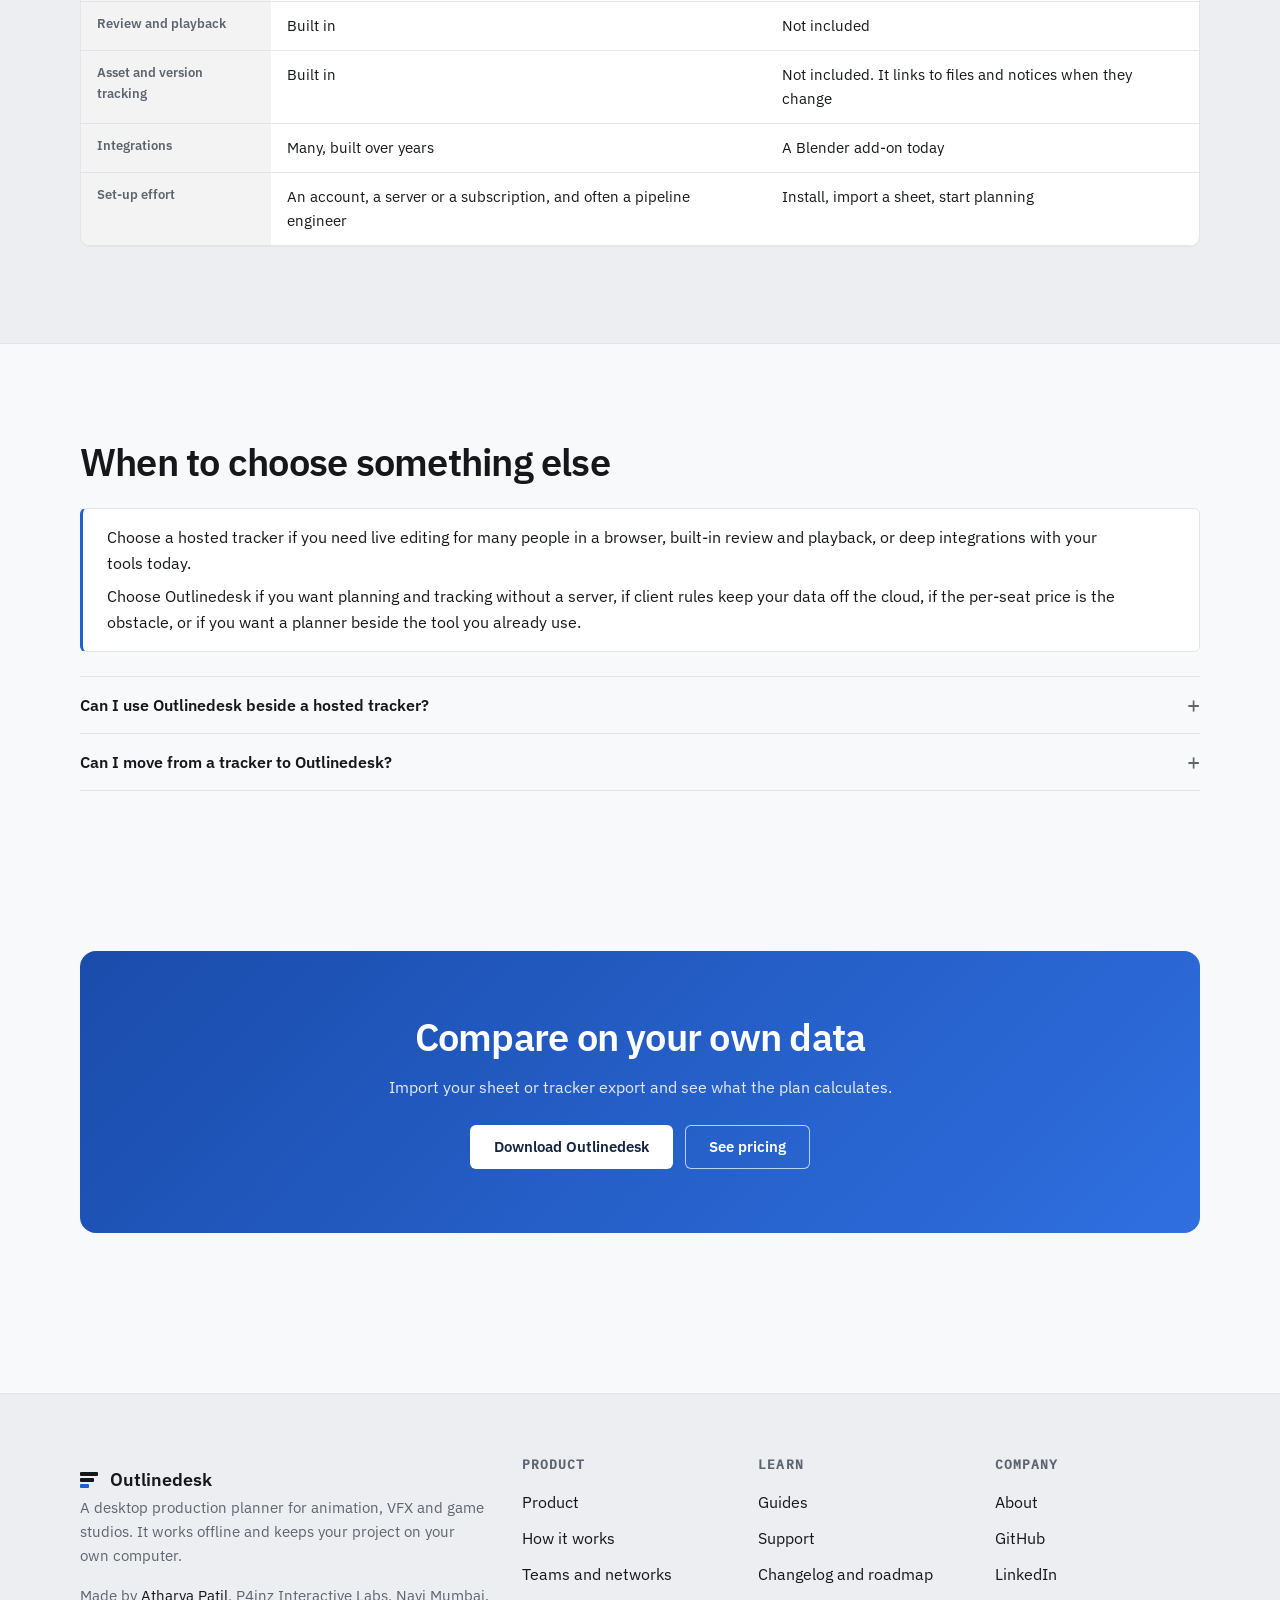
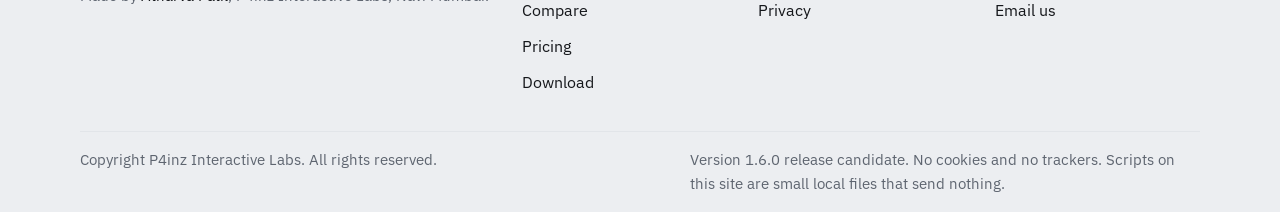
<file: docs/compare.html>
<!doctype html>
<html lang="en"><head><meta charset="utf-8"><meta name="viewport" content="width=device-width, initial-scale=1">
<title>Outlinedesk compared with Excel and hosted production trackers</title><meta name="description" content="A fair comparison of Outlinedesk with a spreadsheet and with hosted production trackers, including when you should choose something else."><meta name="color-scheme" content="light dark">
<meta http-equiv="Content-Security-Policy" content="default-src 'none'; script-src 'self'; style-src 'self'; img-src 'self' data:; font-src 'self'; connect-src 'none'; form-action 'none'; base-uri 'none'; object-src 'none'"><meta name="referrer" content="no-referrer">
<meta property="og:title" content="Outlinedesk compared with Excel and hosted production trackers"><meta property="og:description" content="A fair comparison of Outlinedesk with a spreadsheet and with hosted production trackers, including when you should choose something else."><meta property="og:type" content="website"><meta property="og:image" content="https://p4inz-code.github.io/outlinedesk/img/og.jpg"><meta name="twitter:card" content="summary_large_image">
<link rel="canonical" href="https://p4inz-code.github.io/outlinedesk/compare.html"><meta property="og:url" content="https://p4inz-code.github.io/outlinedesk/compare.html"><meta property="og:site_name" content="Outlinedesk"><meta name="theme-color" content="#1f5fd1"><meta name="author" content="Atharva Patil"><link rel="manifest" href="manifest.webmanifest"><link rel="icon" href="favicon.svg" type="image/svg+xml"><link rel="stylesheet" href="style.css?v=202611032253"><link rel="stylesheet" href="system.css?v=202611032253"><link rel="preload" href="fonts/ibm-plex-sans-latin-400-normal.woff2" as="font" type="font/woff2" crossorigin><link rel="preload" href="fonts/ibm-plex-sans-latin-600-normal.woff2" as="font" type="font/woff2" crossorigin><script src="protect.js?v=202611032253" defer></script></head>
<body><a class="skip" href="#main">Skip to content</a>
<header class="sx-top"><div class="sx-wrap sx-bar"><a class="sx-brand" href="index.html"><span class="mark" aria-hidden="true"><i></i><i></i><i></i></span>Outlinedesk</a><nav class="sx-nav" aria-label="Main"><a href="product.html">Product</a><a href="teams.html">Teams</a><a href="pricing.html">Pricing</a><a href="docs.html">Guides</a><a href="support.html">Support</a></nav><a class="sx-btn sx-sm sx-act" href="download.html">Download</a></div></header>
<main id="main">
<section class="sx-wrap sx-section sx-tight"><p class="sx-eyebrow">Compare</p><h1 class="sx-h1">Where Outlinedesk fits, and where it does not</h1><p class="sx-lead">Studios plan in a spreadsheet, in a hosted production tracker, or in a general task tool. Here is an honest look at each.</p></section>
<section class="sx-wrap sx-section sx-tight"><h2 class="sx-h2">Next to a spreadsheet</h2><div class="sx-scroll"><table class="sx-table"><thead><tr><th scope="col"></th><th scope="col">Excel or Sheets</th><th scope="col">Outlinedesk</th></tr></thead><tbody>
<tr><th scope="row">Dates</th><td>Typed by hand, wrong after the first slip</td><td>Calculated from lengths, links and your working calendar</td></tr>
<tr><th scope="row">What blocks what</th><td>Kept in someone's head</td><td>Drawn as links, with blocked work flagged</td></tr>
<tr><th scope="row">Progress</th><td>Formulas you maintain</td><td>Rolls up from shots to sequences to the project</td></tr>
<tr><th scope="row">Two people editing</th><td>One overwrites the other</td><td>Changes merge, and clashes are listed</td></tr>
<tr><th scope="row">History</th><td>None, unless you copy the file</td><td>Undo, versions and a recovery area</td></tr>
<tr><th scope="row">Where it lives</th><td>Your files, or a cloud account</td><td>Your own files, offline, no account</td></tr>
<tr><th scope="row">Cost</th><td>Free</td><td>From &#8377;149 a month after a free 27-day trial</td></tr></tbody></table></div>
<p class="sx-note">It reads and writes Excel files, so you can start from the sheet you have today.</p></section>
<section class="sx-band"><div class="sx-wrap sx-section"><h2 class="sx-h2">Next to hosted production trackers</h2><p class="sx-lead">Tools such as Flow Production Tracking (ShotGrid), ftrack and Kitsu run on a server, usually in the cloud, and charge per person per month. Check each vendor's own pricing page for current prices.</p>
<div class="sx-scroll"><table class="sx-table"><thead><tr><th scope="col"></th><th scope="col">Hosted trackers</th><th scope="col">Outlinedesk</th></tr></thead><tbody>
<tr><th scope="row">Where the data lives</th><td>On the vendor's servers, or a server you run</td><td>In your own files and folders</td></tr>
<tr><th scope="row">Network</th><td>Needs a connection to the server</td><td>Works offline; shares through a folder</td></tr>
<tr><th scope="row">Price model</th><td>Per person per month</td><td>A flat plan for a team size</td></tr>
<tr><th scope="row">Live editing</th><td>Yes, in the browser</td><td>No. Changes arrive when files sync</td></tr>
<tr><th scope="row">Review and playback</th><td>Built in</td><td>Not included</td></tr>
<tr><th scope="row">Asset and version tracking</th><td>Built in</td><td>Not included. It links to files and notices when they change</td></tr>
<tr><th scope="row">Integrations</th><td>Many, built over years</td><td>A Blender add-on today</td></tr>
<tr><th scope="row">Set-up effort</th><td>An account, a server or a subscription, and often a pipeline engineer</td><td>Install, import a sheet, start planning</td></tr></tbody></table></div></div></section>
<section class="sx-wrap sx-section"><h2 class="sx-h2">When to choose something else</h2>
<div class="sx-callout"><p>Choose a hosted tracker if you need live editing for many people in a browser, built-in review and playback, or deep integrations with your tools today.</p><p>Choose Outlinedesk if you want planning and tracking without a server, if client rules keep your data off the cloud, if the per-seat price is the obstacle, or if you want a planner beside the tool you already use.</p></div>
<div class="sx-acc"><details><summary>Can I use Outlinedesk beside a hosted tracker?</summary><p>Yes. Many teams plan departments in Outlinedesk and keep review and delivery in another tool. You can import a tracker's export as a CSV file.</p></details>
<details><summary>Can I move from a tracker to Outlinedesk?</summary><p>Import the CSV export and map the columns. Presets for common trackers are included.</p></details></div></section>
<section class="sx-wrap sx-section sx-tight"><div class="sx-ctaband"><h2 class="sx-h2">Compare on your own data</h2><p>Import your sheet or tracker export and see what the plan calculates.</p><div class="sx-actions"><a class="sx-btn" href="download.html">Download Outlinedesk</a><a class="sx-btn sx-2" href="pricing.html">See pricing</a></div></div></section>
</main>
<footer class="sx-foot"><div class="sx-wrap"><div class="sx-cols">
<div><a class="sx-brand" href="index.html"><span class="mark" aria-hidden="true"><i></i><i></i><i></i></span>Outlinedesk</a><p>A desktop production planner for animation, VFX and game studios. It works offline and keeps your project on your own computer.</p><p>Made by <a href="https://atharvapatil.tech" rel="noopener noreferrer">Atharva Patil</a>, P4inz Interactive Labs, Navi Mumbai.</p></div>
<div><h2>Product</h2><ul><li><a href="product.html">Product</a></li><li><a href="how-it-works.html">How it works</a></li><li><a href="teams.html">Teams and networks</a></li><li><a href="compare.html">Compare</a></li><li><a href="pricing.html">Pricing</a></li><li><a href="download.html">Download</a></li></ul></div>
<div><h2>Learn</h2><ul><li><a href="docs.html">Guides</a></li><li><a href="support.html">Support</a></li><li><a href="changelog.html">Changelog and roadmap</a></li><li><a href="privacy.html">Privacy</a></li></ul></div>
<div><h2>Company</h2><ul><li><a href="about.html">About</a></li><li><a href="https://github.com/p4inz-code" rel="noopener noreferrer">GitHub</a></li><li><a href="https://www.linkedin.com/in/p4inz" rel="noopener noreferrer">LinkedIn</a></li><li><a href="mailto:atharva.patil.cg@gmail.com">Email us</a></li></ul></div>
</div><div class="sx-legal"><p>Copyright P4inz Interactive Labs. All rights reserved.</p><p>Version 1.6.0 release candidate. No cookies and no trackers. Scripts on this site are small local files that send nothing.</p></div></div></footer>
</body></html>
</file>
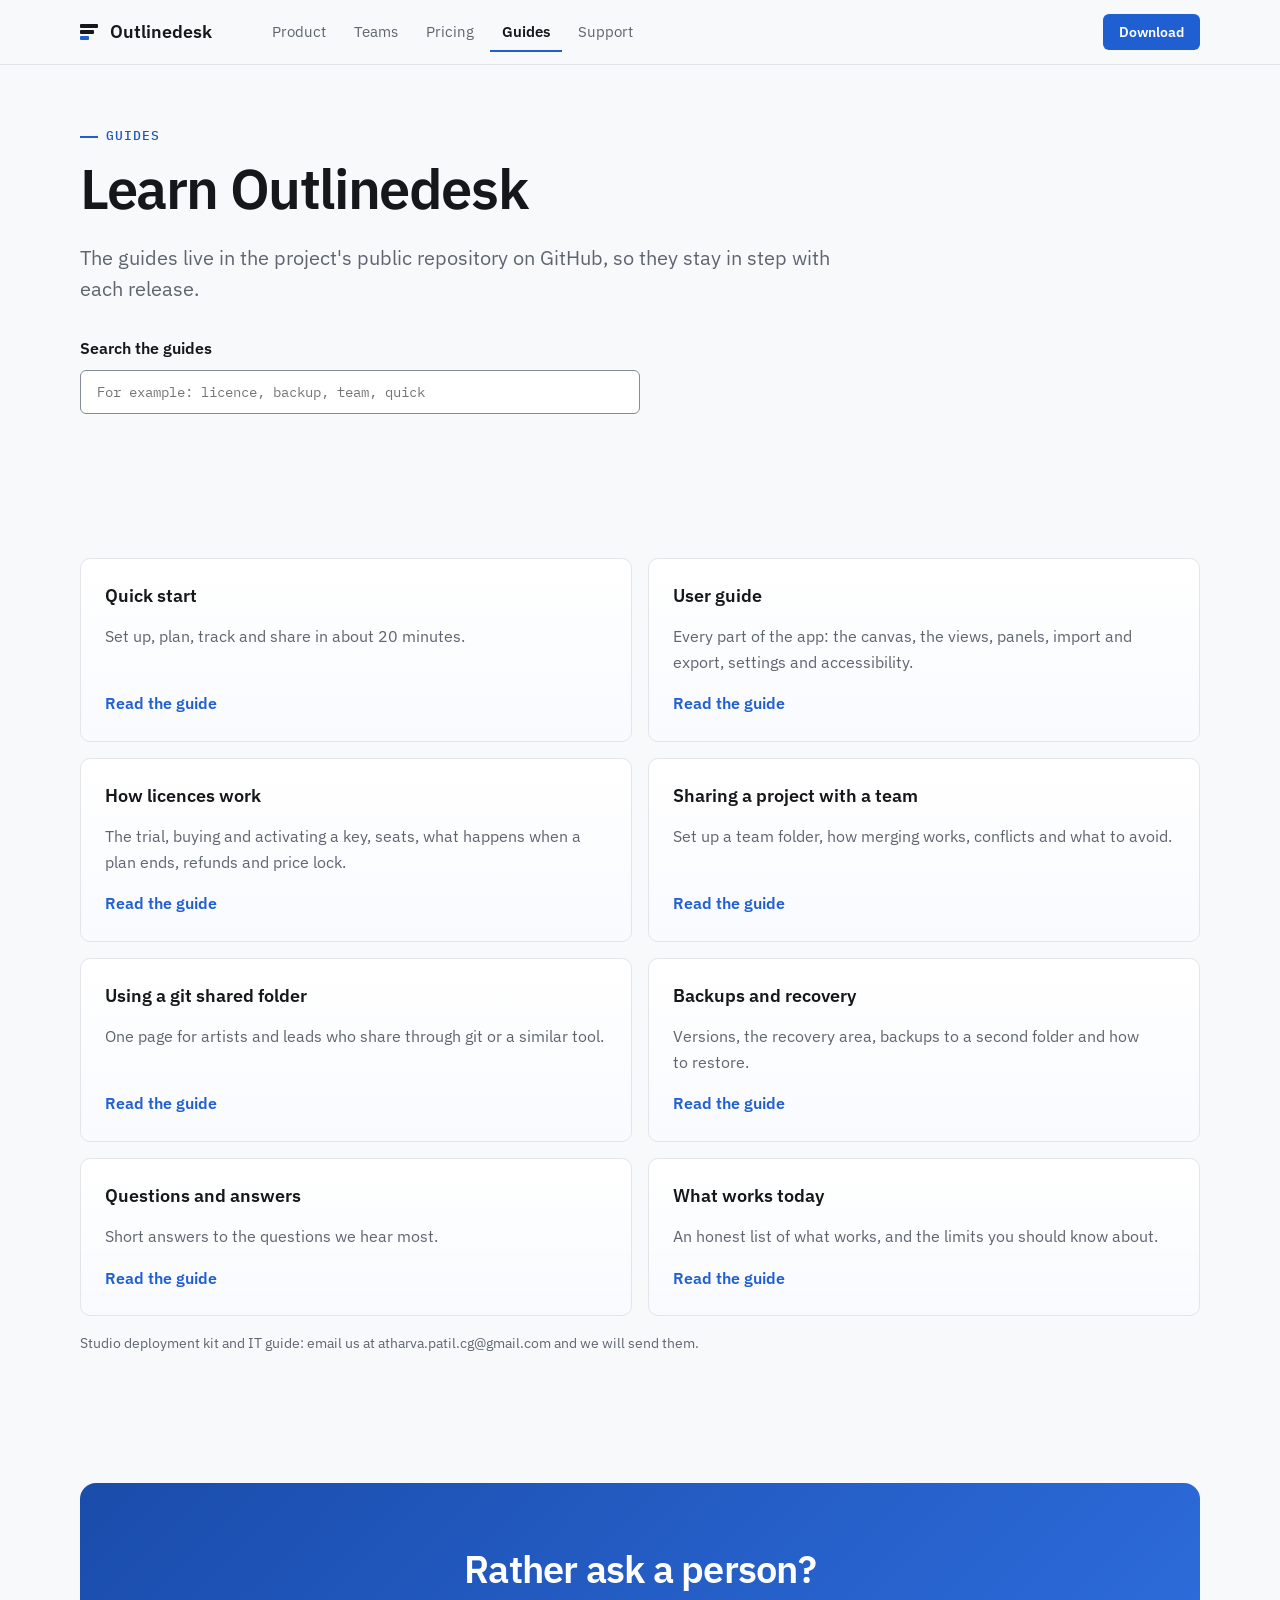
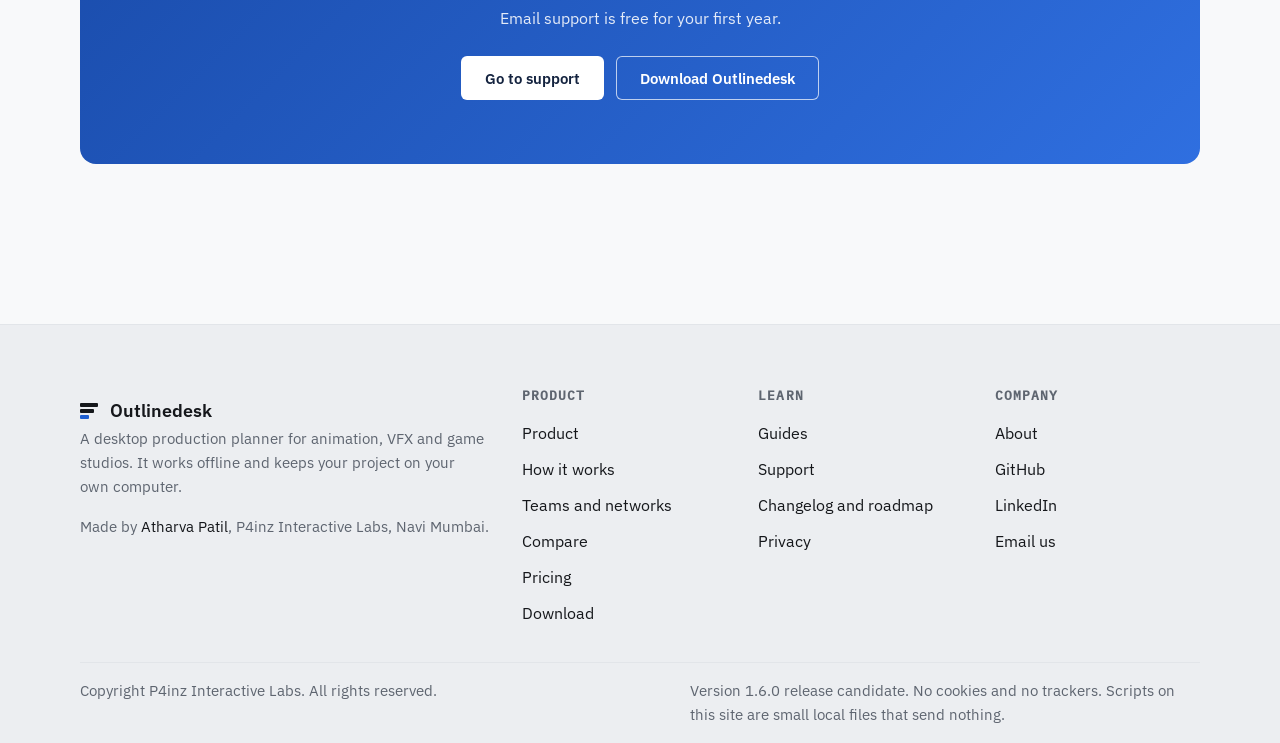
<file: docs/docs.html>
<!doctype html>
<html lang="en"><head><meta charset="utf-8"><meta name="viewport" content="width=device-width, initial-scale=1">
<title>Outlinedesk guides</title><meta name="description" content="Guides for Outlinedesk: quick start, user guide, licences, team folders, recovery and more."><meta name="color-scheme" content="light dark">
<meta http-equiv="Content-Security-Policy" content="default-src 'none'; script-src 'self'; style-src 'self'; img-src 'self' data:; font-src 'self'; connect-src 'none'; form-action 'none'; base-uri 'none'; object-src 'none'"><meta name="referrer" content="no-referrer">
<meta property="og:title" content="Outlinedesk guides"><meta property="og:description" content="Guides for Outlinedesk: quick start, user guide, licences, team folders, recovery and more."><meta property="og:type" content="website"><meta property="og:image" content="https://p4inz-code.github.io/outlinedesk/img/og.jpg"><meta name="twitter:card" content="summary_large_image">
<link rel="canonical" href="https://p4inz-code.github.io/outlinedesk/docs.html"><meta property="og:url" content="https://p4inz-code.github.io/outlinedesk/docs.html"><meta property="og:site_name" content="Outlinedesk"><meta name="theme-color" content="#1f5fd1"><meta name="author" content="Atharva Patil"><link rel="manifest" href="manifest.webmanifest"><link rel="icon" href="favicon.svg" type="image/svg+xml"><link rel="stylesheet" href="style.css?v=202611032253"><link rel="stylesheet" href="system.css?v=202611032253"><link rel="preload" href="fonts/ibm-plex-sans-latin-400-normal.woff2" as="font" type="font/woff2" crossorigin><link rel="preload" href="fonts/ibm-plex-sans-latin-600-normal.woff2" as="font" type="font/woff2" crossorigin><script src="docs.js?v=202611032253" defer></script><script src="protect.js?v=202611032253" defer></script></head>
<body><a class="skip" href="#main">Skip to content</a>
<header class="sx-top"><div class="sx-wrap sx-bar"><a class="sx-brand" href="index.html"><span class="mark" aria-hidden="true"><i></i><i></i><i></i></span>Outlinedesk</a><nav class="sx-nav" aria-label="Main"><a href="product.html">Product</a><a href="teams.html">Teams</a><a href="pricing.html">Pricing</a><a href="docs.html" aria-current="page">Guides</a><a href="support.html">Support</a></nav><a class="sx-btn sx-sm sx-act" href="download.html">Download</a></div></header>
<main id="main">
<section class="sx-wrap sx-section sx-tight"><p class="sx-eyebrow">Guides</p><h1 class="sx-h1">Learn Outlinedesk</h1><p class="sx-lead">The guides live in the project's public repository on GitHub, so they stay in step with each release.</p>
<div class="sup-search"><label for="docs-q" class="lab">Search the guides</label><input id="docs-q" class="hash-in" type="search" autocomplete="off" placeholder="For example: licence, backup, team, quick"><p class="sx-note" id="docs-count" aria-live="polite"></p></div></section>
<section class="sx-wrap sx-section sx-tight"><div class="docs-grid" id="docs-grid"><a class="sx-card doc" href="https://github.com/p4inz-code/outlinedesk/blob/main/guides/QUICK_START.md" rel="noopener noreferrer"><h3>Quick start</h3><p>Set up, plan, track and share in about 20 minutes.</p><span class="doc-go">Read the guide</span></a><a class="sx-card doc" href="https://github.com/p4inz-code/outlinedesk/blob/main/guides/USER_GUIDE.md" rel="noopener noreferrer"><h3>User guide</h3><p>Every part of the app: the canvas, the views, panels, import and export, settings and accessibility.</p><span class="doc-go">Read the guide</span></a><a class="sx-card doc" href="https://github.com/p4inz-code/outlinedesk/blob/main/guides/LICENSING.md" rel="noopener noreferrer"><h3>How licences work</h3><p>The trial, buying and activating a key, seats, what happens when a plan ends, refunds and price lock.</p><span class="doc-go">Read the guide</span></a><a class="sx-card doc" href="https://github.com/p4inz-code/outlinedesk/blob/main/guides/TEAM_FOLDERS.md" rel="noopener noreferrer"><h3>Sharing a project with a team</h3><p>Set up a team folder, how merging works, conflicts and what to avoid.</p><span class="doc-go">Read the guide</span></a><a class="sx-card doc" href="https://github.com/p4inz-code/outlinedesk/blob/main/guides/GIT_SHARED_FOLDER_WORKFLOW.md" rel="noopener noreferrer"><h3>Using a git shared folder</h3><p>One page for artists and leads who share through git or a similar tool.</p><span class="doc-go">Read the guide</span></a><a class="sx-card doc" href="https://github.com/p4inz-code/outlinedesk/blob/main/guides/RECOVERY.md" rel="noopener noreferrer"><h3>Backups and recovery</h3><p>Versions, the recovery area, backups to a second folder and how to restore.</p><span class="doc-go">Read the guide</span></a><a class="sx-card doc" href="https://github.com/p4inz-code/outlinedesk/blob/main/guides/FAQ.md" rel="noopener noreferrer"><h3>Questions and answers</h3><p>Short answers to the questions we hear most.</p><span class="doc-go">Read the guide</span></a><a class="sx-card doc" href="https://github.com/p4inz-code/outlinedesk/blob/main/guides/WHAT_IS_REAL_TODAY.md" rel="noopener noreferrer"><h3>What works today</h3><p>An honest list of what works, and the limits you should know about.</p><span class="doc-go">Read the guide</span></a></div>
<p class="sx-note">Studio deployment kit and IT guide: email us at atharva.patil.cg@gmail.com and we will send them.</p></section>
<section class="sx-wrap sx-section sx-tight"><div class="sx-ctaband"><h2 class="sx-h2">Rather ask a person?</h2><p>Email support is free for your first year.</p><div class="sx-actions"><a class="sx-btn" href="support.html">Go to support</a><a class="sx-btn sx-2" href="download.html">Download Outlinedesk</a></div></div></section>
</main>
<footer class="sx-foot"><div class="sx-wrap"><div class="sx-cols">
<div><a class="sx-brand" href="index.html"><span class="mark" aria-hidden="true"><i></i><i></i><i></i></span>Outlinedesk</a><p>A desktop production planner for animation, VFX and game studios. It works offline and keeps your project on your own computer.</p><p>Made by <a href="https://atharvapatil.tech" rel="noopener noreferrer">Atharva Patil</a>, P4inz Interactive Labs, Navi Mumbai.</p></div>
<div><h2>Product</h2><ul><li><a href="product.html">Product</a></li><li><a href="how-it-works.html">How it works</a></li><li><a href="teams.html">Teams and networks</a></li><li><a href="compare.html">Compare</a></li><li><a href="pricing.html">Pricing</a></li><li><a href="download.html">Download</a></li></ul></div>
<div><h2>Learn</h2><ul><li><a href="docs.html">Guides</a></li><li><a href="support.html">Support</a></li><li><a href="changelog.html">Changelog and roadmap</a></li><li><a href="privacy.html">Privacy</a></li></ul></div>
<div><h2>Company</h2><ul><li><a href="about.html">About</a></li><li><a href="https://github.com/p4inz-code" rel="noopener noreferrer">GitHub</a></li><li><a href="https://www.linkedin.com/in/p4inz" rel="noopener noreferrer">LinkedIn</a></li><li><a href="mailto:atharva.patil.cg@gmail.com">Email us</a></li></ul></div>
</div><div class="sx-legal"><p>Copyright P4inz Interactive Labs. All rights reserved.</p><p>Version 1.6.0 release candidate. No cookies and no trackers. Scripts on this site are small local files that send nothing.</p></div></div></footer>
</body></html>
</file>
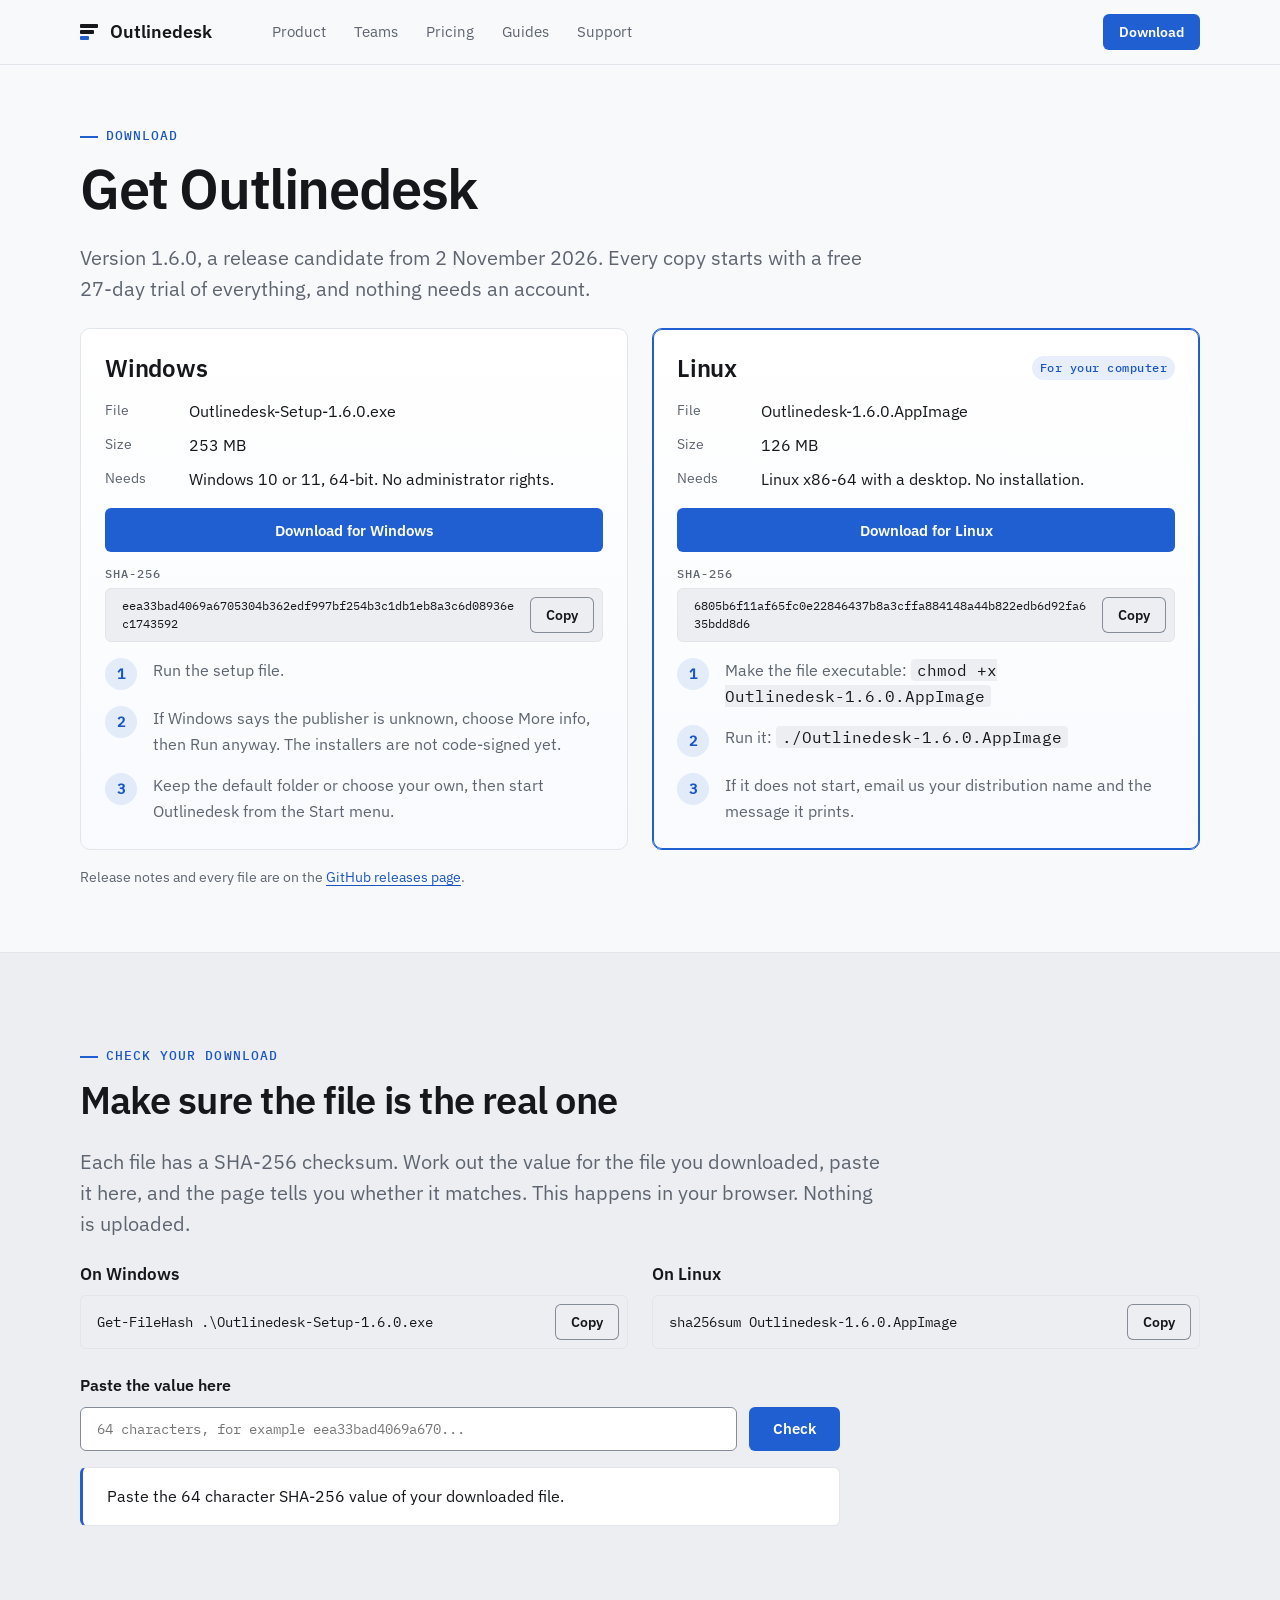
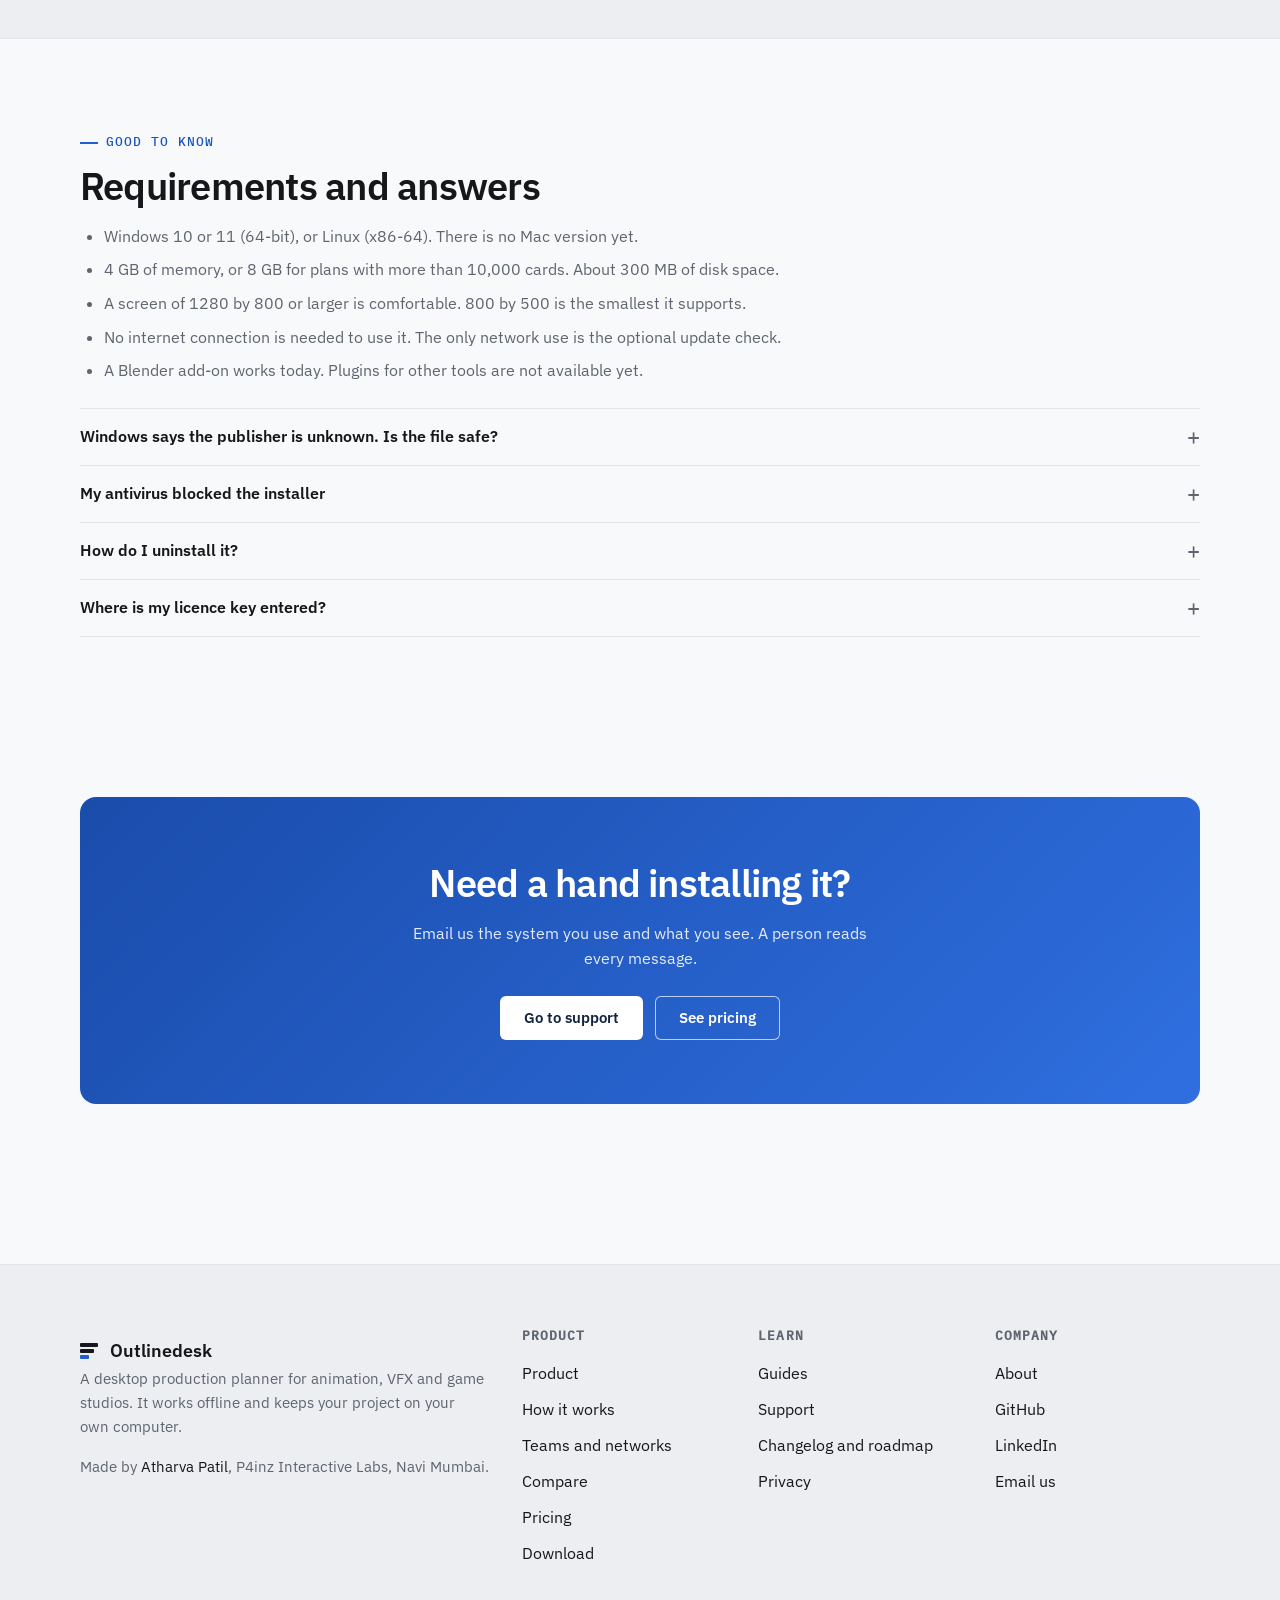
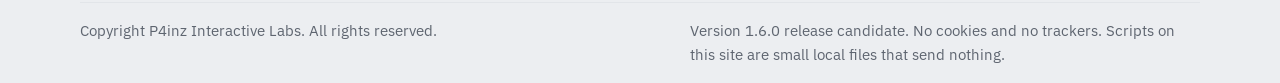
<file: docs/download.html>
<!doctype html>
<html lang="en"><head><meta charset="utf-8"><meta name="viewport" content="width=device-width, initial-scale=1">
<title>Download Outlinedesk for Windows or Linux</title><meta name="description" content="Download Outlinedesk 1.6.0 for Windows 10 and 11 or for Linux. Checksums, install steps and a checksum checker. Every copy starts with a free 27-day trial."><meta name="color-scheme" content="light dark">
<meta http-equiv="Content-Security-Policy" content="default-src 'none'; script-src 'self'; style-src 'self'; img-src 'self' data:; font-src 'self'; connect-src 'none'; form-action 'none'; base-uri 'none'; object-src 'none'"><meta name="referrer" content="no-referrer">
<meta property="og:title" content="Download Outlinedesk for Windows or Linux"><meta property="og:description" content="Download Outlinedesk 1.6.0 for Windows 10 and 11 or for Linux. Checksums, install steps and a checksum checker. Every copy starts with a free 27-day trial."><meta property="og:type" content="website"><meta property="og:image" content="https://p4inz-code.github.io/outlinedesk/img/og.jpg"><meta name="twitter:card" content="summary_large_image">
<link rel="canonical" href="https://p4inz-code.github.io/outlinedesk/download.html"><meta property="og:url" content="https://p4inz-code.github.io/outlinedesk/download.html"><meta property="og:site_name" content="Outlinedesk"><meta name="theme-color" content="#1f5fd1"><meta name="author" content="Atharva Patil"><link rel="manifest" href="manifest.webmanifest"><link rel="icon" href="favicon.svg" type="image/svg+xml"><link rel="stylesheet" href="style.css?v=202611032253"><link rel="stylesheet" href="system.css?v=202611032253"><link rel="preload" href="fonts/ibm-plex-sans-latin-400-normal.woff2" as="font" type="font/woff2" crossorigin><link rel="preload" href="fonts/ibm-plex-sans-latin-600-normal.woff2" as="font" type="font/woff2" crossorigin><script src="download.js?v=202611032253" defer></script><script src="protect.js?v=202611032253" defer></script><script type="application/ld+json">{"@context":"https://schema.org","@type":"SoftwareApplication","name":"Outlinedesk","applicationCategory":"BusinessApplication","operatingSystem":"Windows, Linux","softwareVersion":"1.6.0","description":"Offline production planner for animation, VFX and game studios.","url":"https://p4inz-code.github.io/outlinedesk/","image":"https://p4inz-code.github.io/outlinedesk/img/og.jpg","author":{"@type":"Organization","name":"P4inz Interactive Labs","url":"https://atharvapatil.tech","logo":"https://p4inz-code.github.io/outlinedesk/favicon.svg","email":"atharva.patil.cg@gmail.com","address":{"@type":"PostalAddress","addressLocality":"Navi Mumbai","addressCountry":"IN"},"sameAs":["https://atharvapatil.tech","https://github.com/p4inz-code","https://www.linkedin.com/in/p4inz"]},"offers":{"@type":"Offer","price":"149","priceCurrency":"INR","description":"Solo plan per month, after a free 27 day trial"}}</script></head>
<body><a class="skip" href="#main">Skip to content</a>
<header class="sx-top"><div class="sx-wrap sx-bar"><a class="sx-brand" href="index.html"><span class="mark" aria-hidden="true"><i></i><i></i><i></i></span>Outlinedesk</a><nav class="sx-nav" aria-label="Main"><a href="product.html">Product</a><a href="teams.html">Teams</a><a href="pricing.html">Pricing</a><a href="docs.html">Guides</a><a href="support.html">Support</a></nav><a class="sx-btn sx-sm sx-act" href="download.html">Download</a></div></header>
<main id="main">
<section class="sx-wrap sx-section sx-tight"><p class="sx-eyebrow">Download</p><h1 class="sx-h1">Get Outlinedesk</h1>
<p class="sx-lead">Version 1.6.0, a release candidate from 2 November 2026. Every copy starts with a free 27-day trial of everything, and nothing needs an account.</p>
<div class="sx-callout" id="unsupported" hidden><p>Your computer is not Windows or Linux, which are the two systems Outlinedesk runs on today. You can still download a file to use on another machine.</p></div>
<div class="dl-grid">
<article class="sx-card dl-card" data-os="windows" data-sha="eea33bad4069a6705304b362edf997bf254b3c1db1eb8a3c6d08936ec1743592" data-name="Windows file Outlinedesk-Setup-1.6.0.exe"><div class="dl-head"><h2>Windows</h2><span class="sx-badge here" hidden>For your computer</span></div>
<dl class="dl-facts"><div><dt>File</dt><dd>Outlinedesk-Setup-1.6.0.exe</dd></div><div><dt>Size</dt><dd>253 MB</dd></div><div><dt>Needs</dt><dd>Windows 10 or 11, 64-bit. No administrator rights.</dd></div></dl>
<a class="sx-btn" href="https://github.com/p4inz-code/outlinedesk/releases/download/v1.6.0/Outlinedesk-Setup-1.6.0.exe" rel="noopener noreferrer" rel="noopener noreferrer" rel="noopener noreferrer" rel="noopener noreferrer" rel="noopener noreferrer" rel="noopener noreferrer">Download for Windows</a>
<div class="dl-sha"><span class="sx-fig">SHA-256</span><div class="sx-code"><code id="sha-windows">eea33bad4069a6705304b362edf997bf254b3c1db1eb8a3c6d08936ec1743592</code><button class="sx-btn sx-2 sx-sm" type="button" data-copy="#sha-windows" data-label="Copy">Copy</button></div></div>
<ol class="sx-steps"><li>Run the setup file.</li><li>If Windows says the publisher is unknown, choose More info, then Run anyway. The installers are not code-signed yet.</li><li>Keep the default folder or choose your own, then start Outlinedesk from the Start menu.</li></ol></article>
<article class="sx-card dl-card" data-os="linux" data-sha="6805b6f11af65fc0e22846437b8a3cffa884148a44b822edb6d92fa635bdd8d6" data-name="Linux file Outlinedesk-1.6.0.AppImage"><div class="dl-head"><h2>Linux</h2><span class="sx-badge here" hidden>For your computer</span></div>
<dl class="dl-facts"><div><dt>File</dt><dd>Outlinedesk-1.6.0.AppImage</dd></div><div><dt>Size</dt><dd>126 MB</dd></div><div><dt>Needs</dt><dd>Linux x86-64 with a desktop. No installation.</dd></div></dl>
<a class="sx-btn" href="https://github.com/p4inz-code/outlinedesk/releases/download/v1.6.0/Outlinedesk-1.6.0.AppImage" rel="noopener noreferrer" rel="noopener noreferrer" rel="noopener noreferrer" rel="noopener noreferrer" rel="noopener noreferrer" rel="noopener noreferrer">Download for Linux</a>
<div class="dl-sha"><span class="sx-fig">SHA-256</span><div class="sx-code"><code id="sha-linux">6805b6f11af65fc0e22846437b8a3cffa884148a44b822edb6d92fa635bdd8d6</code><button class="sx-btn sx-2 sx-sm" type="button" data-copy="#sha-linux" data-label="Copy">Copy</button></div></div>
<ol class="sx-steps"><li>Make the file executable: <code>chmod +x Outlinedesk-1.6.0.AppImage</code></li><li>Run it: <code>./Outlinedesk-1.6.0.AppImage</code></li><li>If it does not start, email us your distribution name and the message it prints.</li></ol></article>
</div>
<p class="sx-note">Release notes and every file are on the <a href="https://github.com/p4inz-code/outlinedesk/releases" rel="noopener noreferrer" rel="noopener noreferrer" rel="noopener noreferrer" rel="noopener noreferrer" rel="noopener noreferrer" rel="noopener noreferrer">GitHub releases page</a>.</p></section>

<section class="sx-band"><div class="sx-wrap sx-section"><p class="sx-eyebrow">Check your download</p><h2 class="sx-h2">Make sure the file is the real one</h2>
<p class="sx-lead">Each file has a SHA-256 checksum. Work out the value for the file you downloaded, paste it here, and the page tells you whether it matches. This happens in your browser. Nothing is uploaded.</p>
<div class="dl-grid">
<div><h3>On Windows</h3><div class="sx-code"><code id="cmd-win">Get-FileHash .\Outlinedesk-Setup-1.6.0.exe</code><button class="sx-btn sx-2 sx-sm" type="button" data-copy="#cmd-win" data-label="Copy">Copy</button></div></div>
<div><h3>On Linux</h3><div class="sx-code"><code id="cmd-lin">sha256sum Outlinedesk-1.6.0.AppImage</code><button class="sx-btn sx-2 sx-sm" type="button" data-copy="#cmd-lin" data-label="Copy">Copy</button></div></div></div>
<div class="hash-check"><label for="hash-in" class="lab">Paste the value here</label><div class="hash-row"><input id="hash-in" class="hash-in" type="text" inputmode="text" autocomplete="off" spellcheck="false" placeholder="64 characters, for example eea33bad4069a670..."><button id="hash-go" class="sx-btn" type="button">Check</button></div>
<div id="hash-out" class="sx-callout hash-result" role="status" aria-live="polite"><p>Paste the 64 character SHA-256 value of your downloaded file.</p></div></div></div></section>

<section class="sx-wrap sx-section"><p class="sx-eyebrow">Good to know</p><h2 class="sx-h2">Requirements and answers</h2>
<ul class="dl-list"><li>Windows 10 or 11 (64-bit), or Linux (x86-64). There is no Mac version yet.</li><li>4 GB of memory, or 8 GB for plans with more than 10,000 cards. About 300 MB of disk space.</li><li>A screen of 1280 by 800 or larger is comfortable. 800 by 500 is the smallest it supports.</li><li>No internet connection is needed to use it. The only network use is the optional update check.</li><li>A Blender add-on works today. Plugins for other tools are not available yet.</li></ul>
<div class="sx-acc"><details><summary>Windows says the publisher is unknown. Is the file safe?</summary><p>The installers are not code-signed yet, so Windows shows that warning for any new program. Check the SHA-256 value above, then choose More info and Run anyway. We will sign the installers once the project can pay for a certificate.</p></details>
<details><summary>My antivirus blocked the installer</summary><p>Unsigned programs are sometimes held for a scan. Check the SHA-256 value, then allow it in your antivirus. If it keeps blocking, email us the antivirus name and the message.</p></details>
<details><summary>How do I uninstall it?</summary><p>On Windows, open Settings, then Apps, then Outlinedesk, then Uninstall. Your projects stay where you saved them. On Linux, delete the AppImage file.</p></details>
<details><summary>Where is my licence key entered?</summary><p>Open Outlinedesk, go to Settings, then Licence, paste the whole key and choose Activate. The key is checked on your computer, with no internet.</p></details></div></section>

<section class="sx-wrap sx-section sx-tight"><div class="sx-ctaband"><h2 class="sx-h2">Need a hand installing it?</h2><p>Email us the system you use and what you see. A person reads every message.</p><div class="sx-actions"><a class="sx-btn" href="support.html">Go to support</a><a class="sx-btn sx-2" href="pricing.html">See pricing</a></div></div></section>
</main>
<footer class="sx-foot"><div class="sx-wrap"><div class="sx-cols">
<div><a class="sx-brand" href="index.html"><span class="mark" aria-hidden="true"><i></i><i></i><i></i></span>Outlinedesk</a><p>A desktop production planner for animation, VFX and game studios. It works offline and keeps your project on your own computer.</p><p>Made by <a href="https://atharvapatil.tech" rel="noopener noreferrer">Atharva Patil</a>, P4inz Interactive Labs, Navi Mumbai.</p></div>
<div><h2>Product</h2><ul><li><a href="product.html">Product</a></li><li><a href="how-it-works.html">How it works</a></li><li><a href="teams.html">Teams and networks</a></li><li><a href="compare.html">Compare</a></li><li><a href="pricing.html">Pricing</a></li><li><a href="download.html">Download</a></li></ul></div>
<div><h2>Learn</h2><ul><li><a href="docs.html">Guides</a></li><li><a href="support.html">Support</a></li><li><a href="changelog.html">Changelog and roadmap</a></li><li><a href="privacy.html">Privacy</a></li></ul></div>
<div><h2>Company</h2><ul><li><a href="about.html">About</a></li><li><a href="https://github.com/p4inz-code" rel="noopener noreferrer">GitHub</a></li><li><a href="https://www.linkedin.com/in/p4inz" rel="noopener noreferrer">LinkedIn</a></li><li><a href="mailto:atharva.patil.cg@gmail.com">Email us</a></li></ul></div>
</div><div class="sx-legal"><p>Copyright P4inz Interactive Labs. All rights reserved.</p><p>Version 1.6.0 release candidate. No cookies and no trackers. Scripts on this site are small local files that send nothing.</p></div></div></footer>
</body></html>
</file>
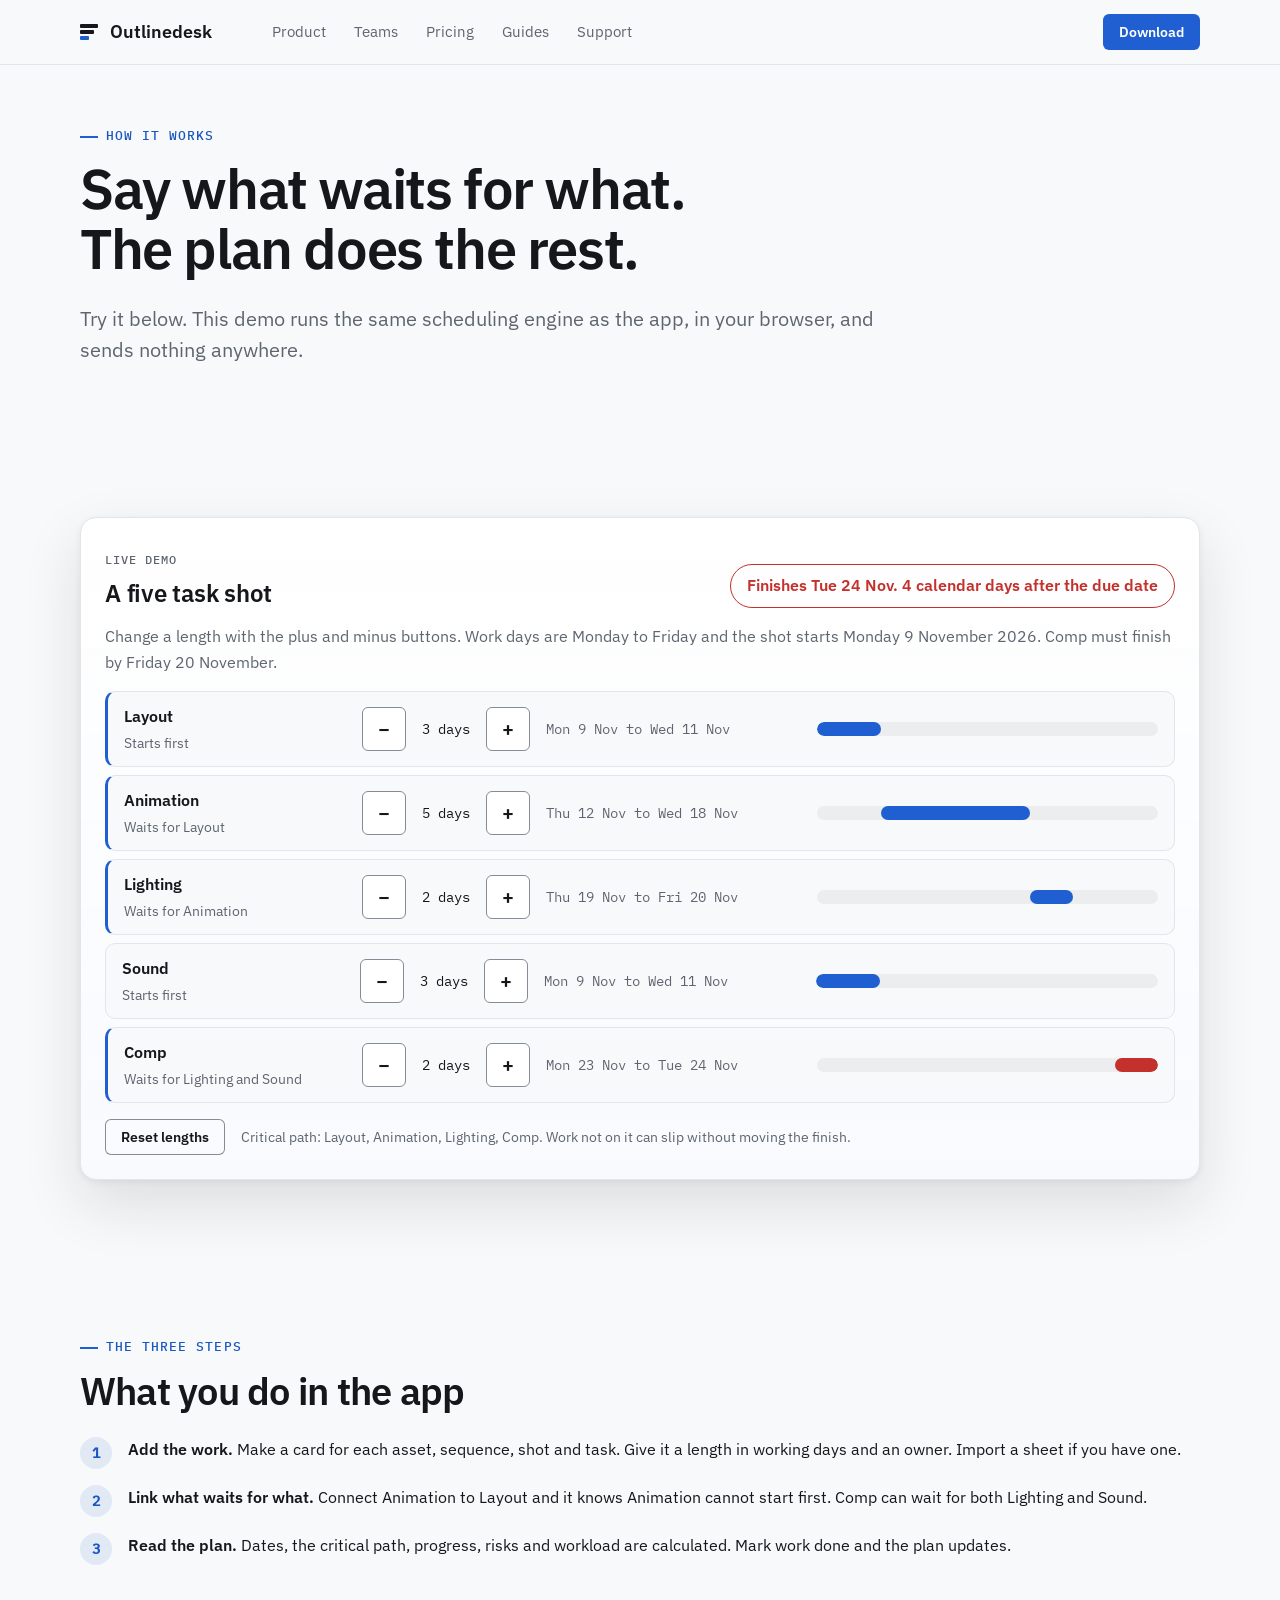
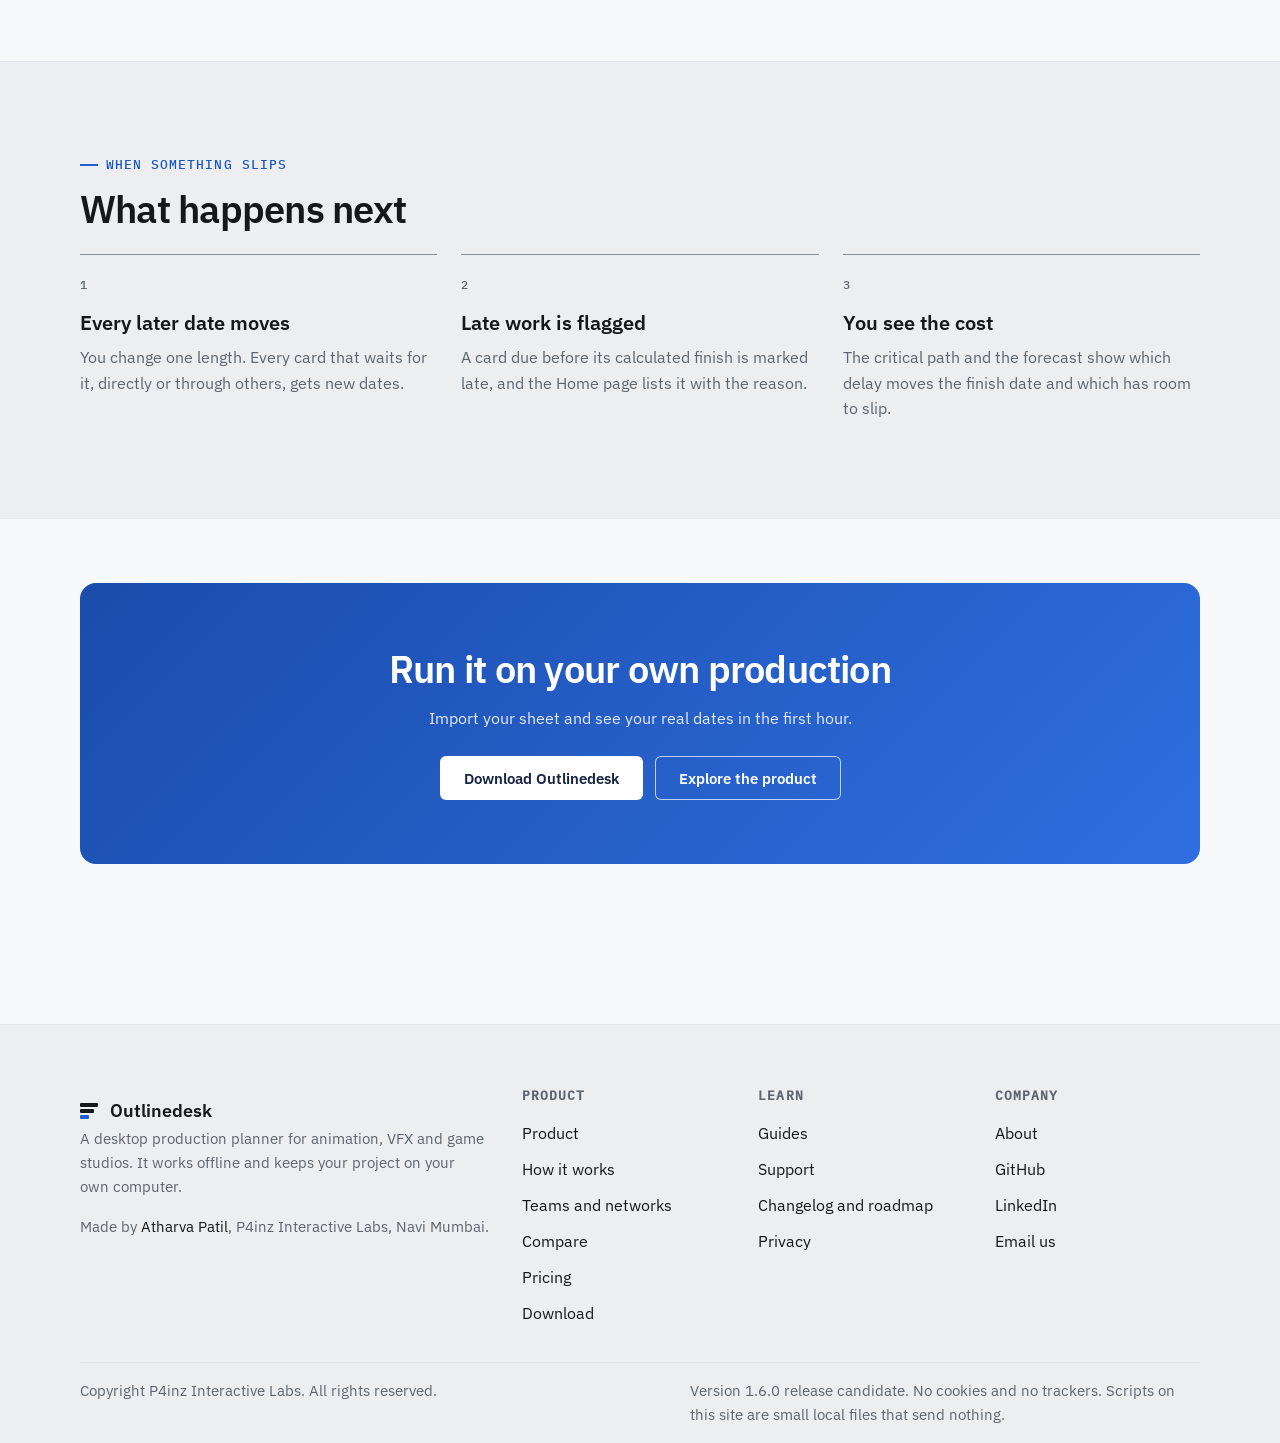
<file: docs/how-it-works.html>
<!doctype html>
<html lang="en"><head><meta charset="utf-8"><meta name="viewport" content="width=device-width, initial-scale=1">
<title>How Outlinedesk works: add the work, link it, read the plan</title><meta name="description" content="Three steps, and a live demo that uses the same scheduling engine as the app. Change a length and watch every later date move."><meta name="color-scheme" content="light dark">
<meta http-equiv="Content-Security-Policy" content="default-src 'none'; script-src 'self'; style-src 'self'; img-src 'self' data:; font-src 'self'; connect-src 'none'; form-action 'none'; base-uri 'none'; object-src 'none'"><meta name="referrer" content="no-referrer">
<meta property="og:title" content="How Outlinedesk works: add the work, link it, read the plan"><meta property="og:description" content="Three steps, and a live demo that uses the same scheduling engine as the app. Change a length and watch every later date move."><meta property="og:type" content="website"><meta property="og:image" content="https://p4inz-code.github.io/outlinedesk/img/og.jpg"><meta name="twitter:card" content="summary_large_image">
<link rel="canonical" href="https://p4inz-code.github.io/outlinedesk/how-it-works.html"><meta property="og:url" content="https://p4inz-code.github.io/outlinedesk/how-it-works.html"><meta property="og:site_name" content="Outlinedesk"><meta name="theme-color" content="#1f5fd1"><meta name="author" content="Atharva Patil"><link rel="manifest" href="manifest.webmanifest"><link rel="icon" href="favicon.svg" type="image/svg+xml"><link rel="stylesheet" href="style.css?v=202611032253"><link rel="stylesheet" href="system.css?v=202611032253"><link rel="preload" href="fonts/ibm-plex-sans-latin-400-normal.woff2" as="font" type="font/woff2" crossorigin><link rel="preload" href="fonts/ibm-plex-sans-latin-600-normal.woff2" as="font" type="font/woff2" crossorigin><script src="schedule.js?v=202611032253" defer></script><script src="demo.js?v=202611032253" defer></script><script src="protect.js?v=202611032253" defer></script></head>
<body><a class="skip" href="#main">Skip to content</a>
<header class="sx-top"><div class="sx-wrap sx-bar"><a class="sx-brand" href="index.html"><span class="mark" aria-hidden="true"><i></i><i></i><i></i></span>Outlinedesk</a><nav class="sx-nav" aria-label="Main"><a href="product.html">Product</a><a href="teams.html">Teams</a><a href="pricing.html">Pricing</a><a href="docs.html">Guides</a><a href="support.html">Support</a></nav><a class="sx-btn sx-sm sx-act" href="download.html">Download</a></div></header>
<main id="main">
<section class="sx-wrap sx-section sx-tight"><p class="sx-eyebrow">How it works</p><h1 class="sx-h1">Say what waits for what. The plan does the rest.</h1><p class="sx-lead">Try it below. This demo runs the same scheduling engine as the app, in your browser, and sends nothing anywhere.</p></section>
<section class="sx-wrap sx-section sx-tight"><div class="demo" id="demo" aria-label="Interactive schedule demo">
<div class="demo-head"><div><p class="sx-fig">Live demo</p><h2 class="demo-title">A five task shot</h2></div><div class="demo-sum" id="demo-sum" aria-live="polite"></div></div>
<p class="demo-help">Change a length with the plus and minus buttons. Work days are Monday to Friday and the shot starts Monday 9 November 2026. Comp must finish by Friday 20 November.</p>
<div class="demo-rows" id="demo-rows"></div>
<div class="demo-foot"><button class="sx-btn sx-2 sx-sm" type="button" id="demo-reset">Reset lengths</button><p class="demo-note" id="demo-note"></p></div></div></section>
<section class="sx-wrap sx-section"><p class="sx-eyebrow">The three steps</p><h2 class="sx-h2">What you do in the app</h2>
<ol class="sx-steps"><li><strong>Add the work.</strong> Make a card for each asset, sequence, shot and task. Give it a length in working days and an owner. Import a sheet if you have one.</li><li><strong>Link what waits for what.</strong> Connect Animation to Layout and it knows Animation cannot start first. Comp can wait for both Lighting and Sound.</li><li><strong>Read the plan.</strong> Dates, the critical path, progress, risks and workload are calculated. Mark work done and the plan updates.</li></ol></section>
<section class="sx-band"><div class="sx-wrap sx-section"><p class="sx-eyebrow">When something slips</p><h2 class="sx-h2">What happens next</h2>
<div class="sx-trio"><div><span class="sx-fig">1</span><h3>Every later date moves</h3><p>You change one length. Every card that waits for it, directly or through others, gets new dates.</p></div><div><span class="sx-fig">2</span><h3>Late work is flagged</h3><p>A card due before its calculated finish is marked late, and the Home page lists it with the reason.</p></div><div><span class="sx-fig">3</span><h3>You see the cost</h3><p>The critical path and the forecast show which delay moves the finish date and which has room to slip.</p></div></div></div></section>
<section class="sx-wrap sx-section sx-tight"><div class="sx-ctaband"><h2 class="sx-h2">Run it on your own production</h2><p>Import your sheet and see your real dates in the first hour.</p><div class="sx-actions"><a class="sx-btn" href="download.html">Download Outlinedesk</a><a class="sx-btn sx-2" href="product.html">Explore the product</a></div></div></section>
</main>
<footer class="sx-foot"><div class="sx-wrap"><div class="sx-cols">
<div><a class="sx-brand" href="index.html"><span class="mark" aria-hidden="true"><i></i><i></i><i></i></span>Outlinedesk</a><p>A desktop production planner for animation, VFX and game studios. It works offline and keeps your project on your own computer.</p><p>Made by <a href="https://atharvapatil.tech" rel="noopener noreferrer">Atharva Patil</a>, P4inz Interactive Labs, Navi Mumbai.</p></div>
<div><h2>Product</h2><ul><li><a href="product.html">Product</a></li><li><a href="how-it-works.html">How it works</a></li><li><a href="teams.html">Teams and networks</a></li><li><a href="compare.html">Compare</a></li><li><a href="pricing.html">Pricing</a></li><li><a href="download.html">Download</a></li></ul></div>
<div><h2>Learn</h2><ul><li><a href="docs.html">Guides</a></li><li><a href="support.html">Support</a></li><li><a href="changelog.html">Changelog and roadmap</a></li><li><a href="privacy.html">Privacy</a></li></ul></div>
<div><h2>Company</h2><ul><li><a href="about.html">About</a></li><li><a href="https://github.com/p4inz-code" rel="noopener noreferrer">GitHub</a></li><li><a href="https://www.linkedin.com/in/p4inz" rel="noopener noreferrer">LinkedIn</a></li><li><a href="mailto:atharva.patil.cg@gmail.com">Email us</a></li></ul></div>
</div><div class="sx-legal"><p>Copyright P4inz Interactive Labs. All rights reserved.</p><p>Version 1.6.0 release candidate. No cookies and no trackers. Scripts on this site are small local files that send nothing.</p></div></div></footer>
</body></html>
</file>
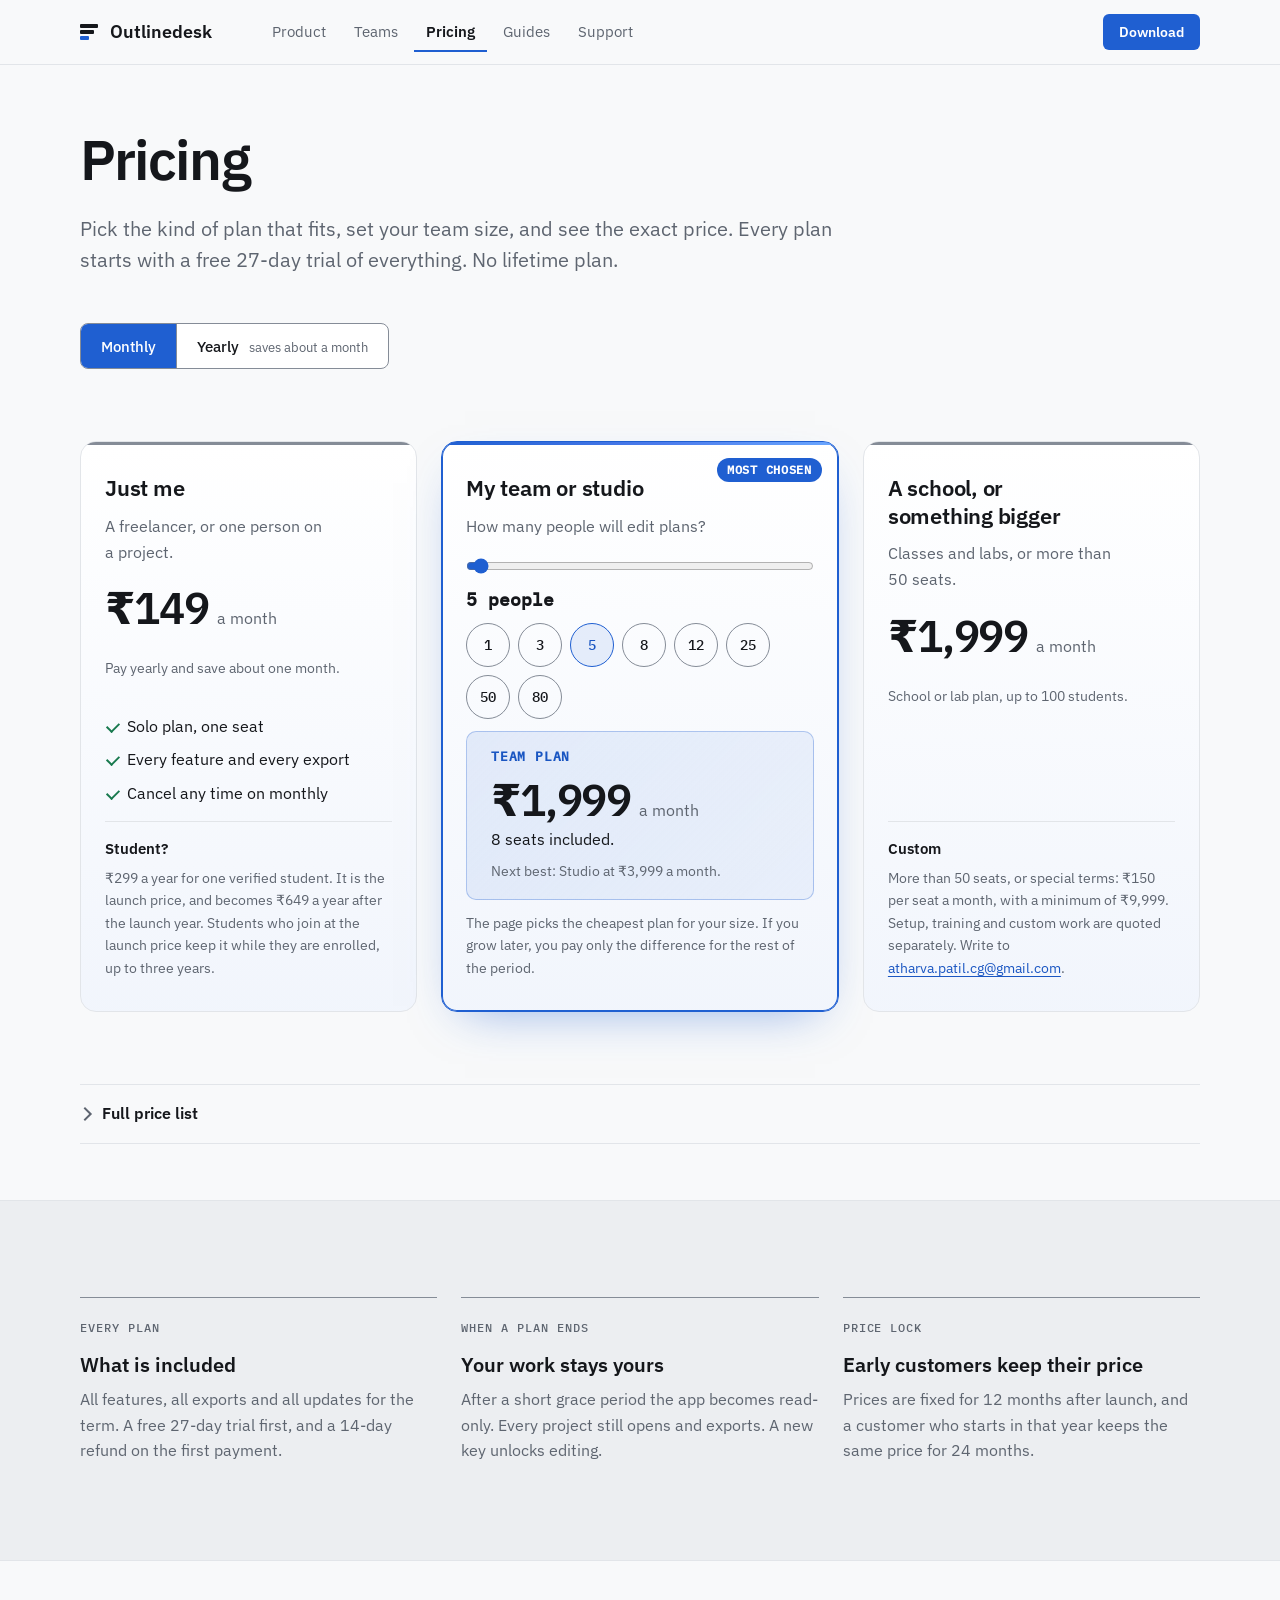
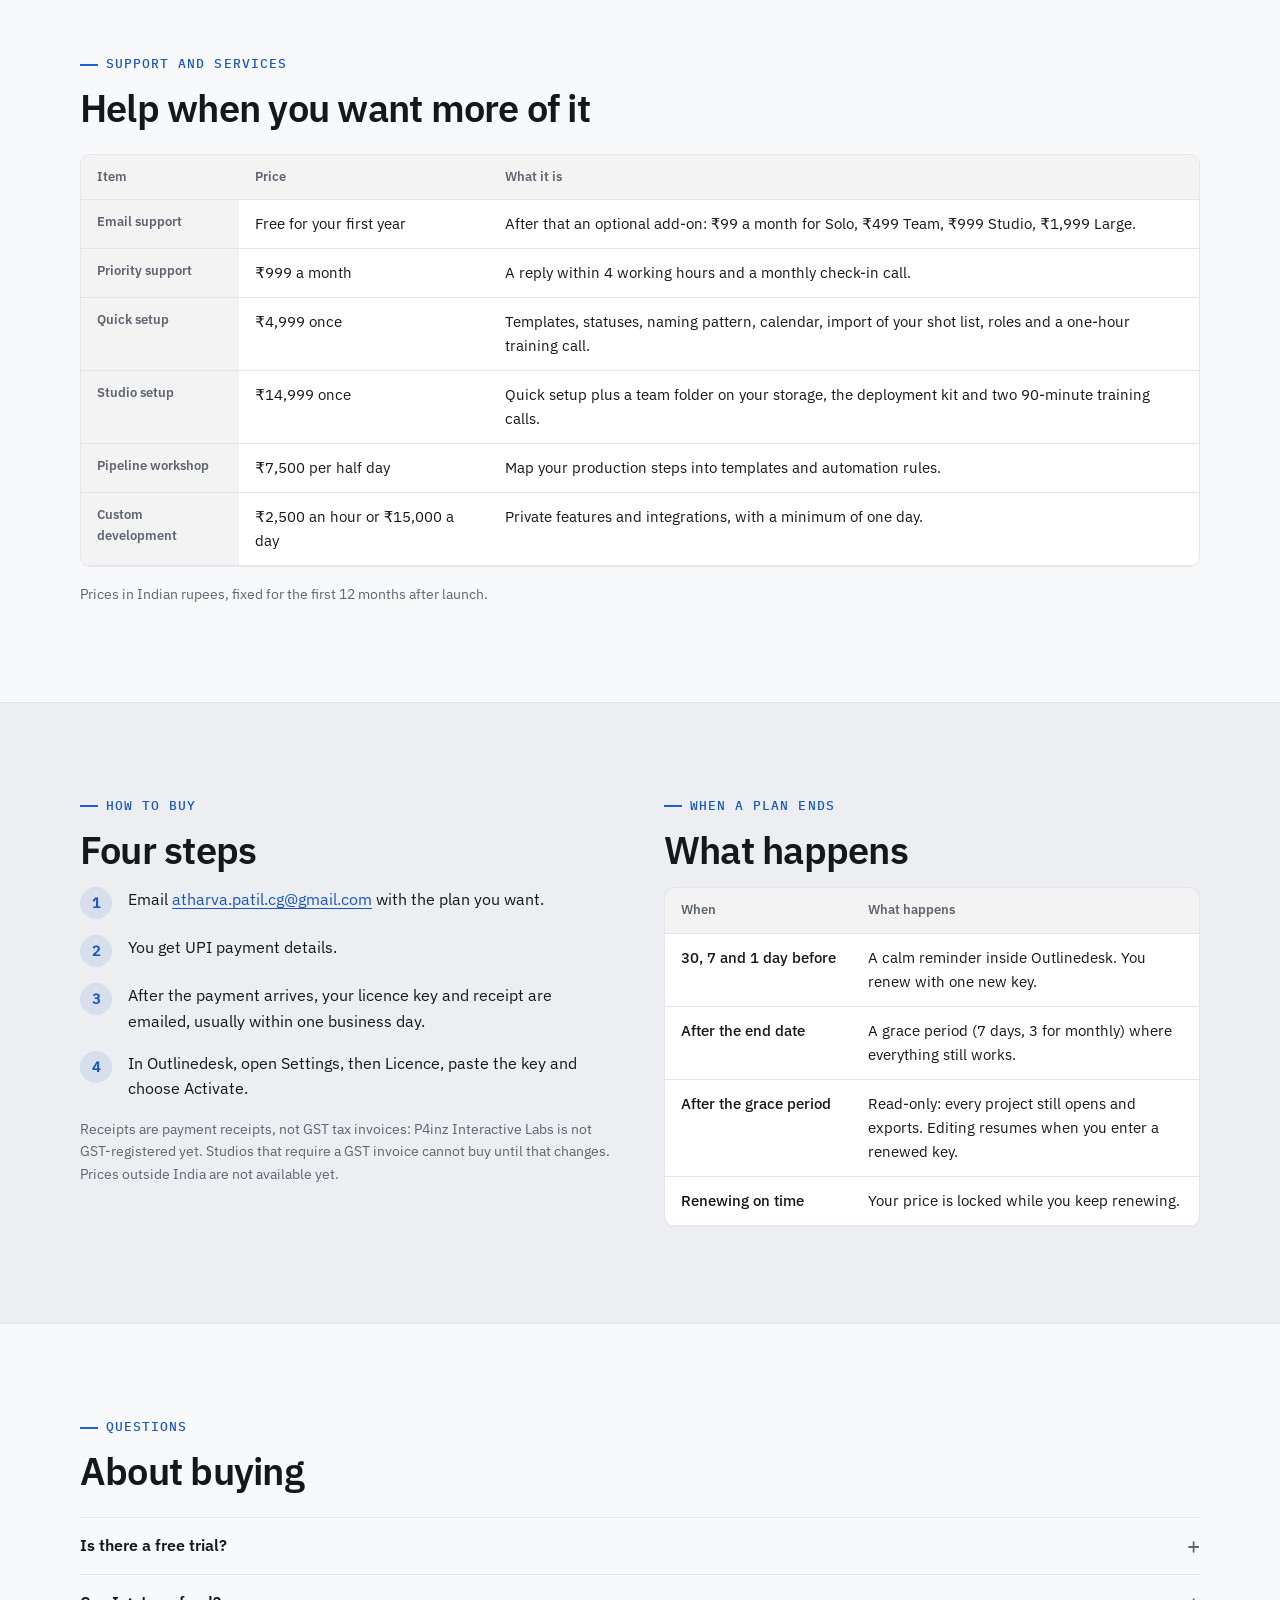
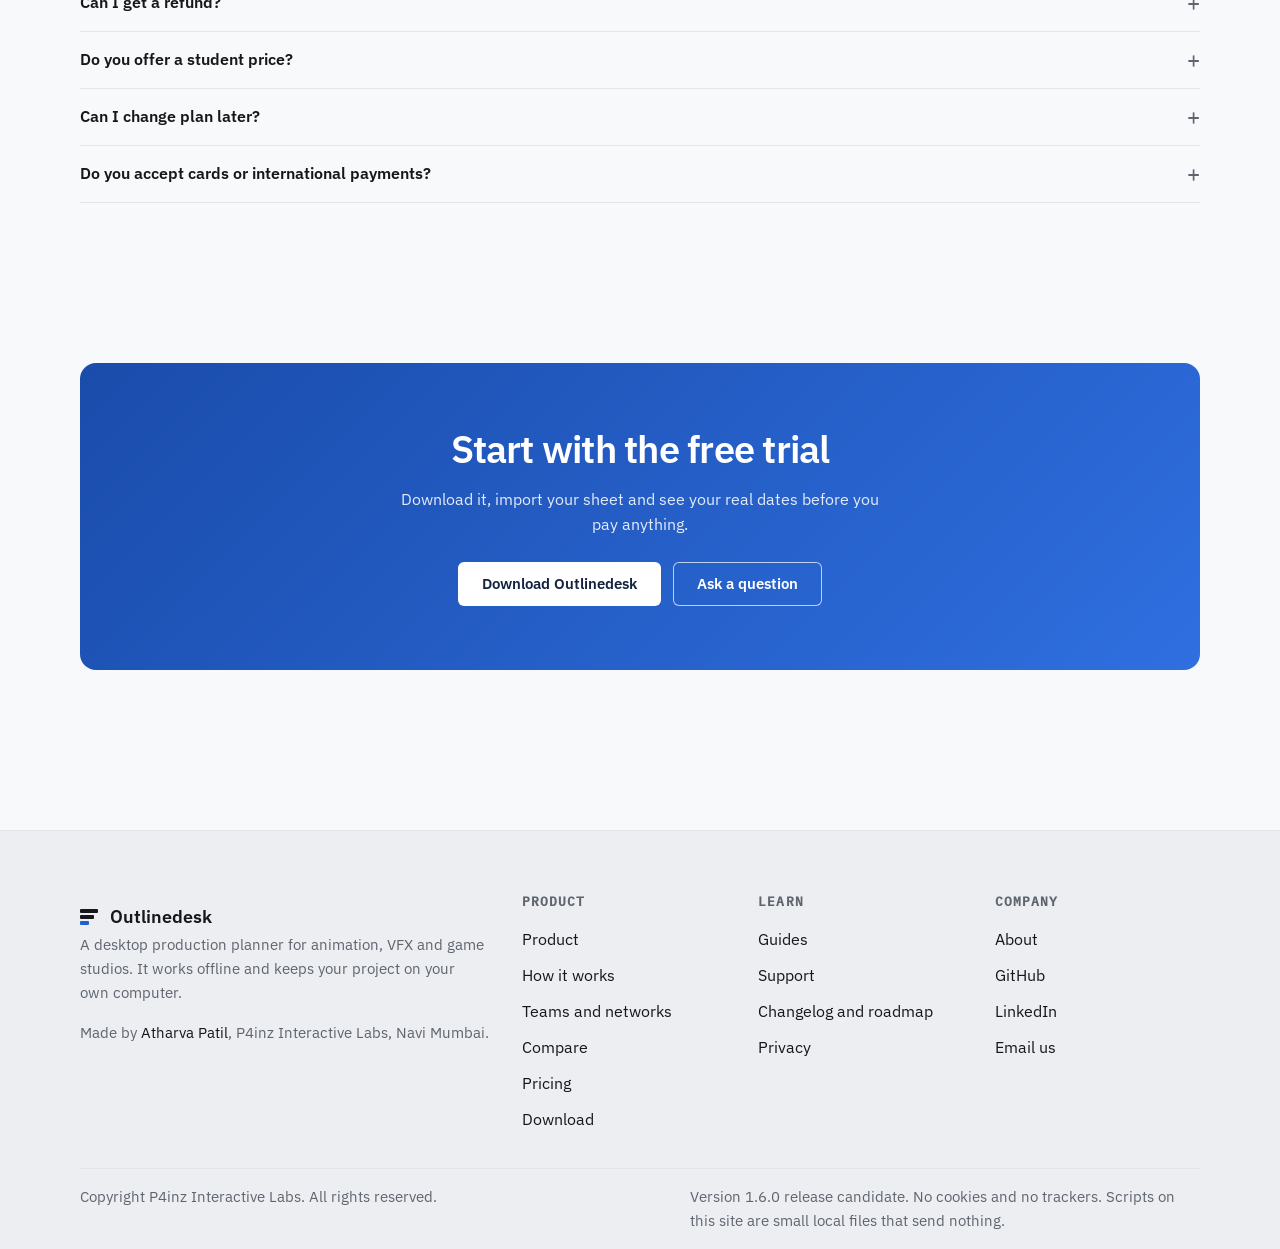
<file: docs/pricing.html>
<!doctype html>
<html lang="en"><head><meta charset="utf-8"><meta name="viewport" content="width=device-width, initial-scale=1">
<title>Outlinedesk pricing</title><meta name="description" content="Pick a plan type, set your team size and see the exact price. Solo, student, team, studio, school and custom plans for Outlinedesk, in Indian rupees."><meta name="color-scheme" content="light dark">
<meta http-equiv="Content-Security-Policy" content="default-src 'none'; script-src 'self'; style-src 'self'; img-src 'self' data:; font-src 'self'; connect-src 'none'; form-action 'none'; base-uri 'none'; object-src 'none'"><meta name="referrer" content="no-referrer">
<meta property="og:title" content="Outlinedesk pricing"><meta property="og:description" content="Pick a plan type, set your team size and see the exact price. Solo, student, team, studio, school and custom plans for Outlinedesk, in Indian rupees."><meta property="og:type" content="website"><meta property="og:image" content="https://p4inz-code.github.io/outlinedesk/img/og.jpg"><meta name="twitter:card" content="summary_large_image">
<link rel="canonical" href="https://p4inz-code.github.io/outlinedesk/pricing.html"><meta property="og:url" content="https://p4inz-code.github.io/outlinedesk/pricing.html"><meta property="og:site_name" content="Outlinedesk"><meta name="theme-color" content="#1f5fd1"><meta name="author" content="Atharva Patil"><link rel="manifest" href="manifest.webmanifest"><link rel="icon" href="favicon.svg" type="image/svg+xml"><link rel="stylesheet" href="style.css?v=202611032253"><link rel="stylesheet" href="system.css?v=202611032253"><link rel="preload" href="fonts/ibm-plex-sans-latin-400-normal.woff2" as="font" type="font/woff2" crossorigin><link rel="preload" href="fonts/ibm-plex-sans-latin-600-normal.woff2" as="font" type="font/woff2" crossorigin><script src="pricing.js?v=202611032253" defer></script><script src="protect.js?v=202611032253" defer></script></head>
<body><a class="skip" href="#main">Skip to content</a>
<header class="sx-top"><div class="sx-wrap sx-bar"><a class="sx-brand" href="index.html"><span class="mark" aria-hidden="true"><i></i><i></i><i></i></span>Outlinedesk</a><nav class="sx-nav" aria-label="Main"><a href="product.html">Product</a><a href="teams.html">Teams</a><a href="pricing.html" aria-current="page">Pricing</a><a href="docs.html">Guides</a><a href="support.html">Support</a></nav><a class="sx-btn sx-sm sx-act" href="download.html">Download</a></div></header>
<main id="main">
<section class="sx-wrap sx-section sx-tight rise"><h1 class="sx-h1">Pricing</h1><p class="sx-lead">Pick the kind of plan that fits, set your team size, and see the exact price. Every plan starts with a free 27-day trial of everything. No lifetime plan.</p>
<div class="toggle" role="group" aria-label="Billing period"><button type="button" data-period="monthly" aria-pressed="true">Monthly</button><button type="button" data-period="yearly" aria-pressed="false">Yearly <small>saves about a month</small></button></div></section>

<section class="sx-wrap types">
<article class="ptype rise"><h2>Just me</h2><p class="who">A freelancer, or one person on a project.</p>
<p class="big"><span id="solo-price">&#8377;149</span> <span class="per" id="solo-per">a month</span></p><p class="quiet" id="solo-save">Pay yearly and save about one month.</p>
<ul class="tick"><li>Solo plan, one seat</li><li>Every feature and every export</li><li>Cancel any time on monthly</li></ul>
<div class="sub"><h3>Student?</h3><p>&#8377;299 a year for one verified student. It is the launch price, and becomes &#8377;649 a year after the launch year. Students who join at the launch price keep it while they are enrolled, up to three years.</p></div></article>
<article class="ptype ptype-main rise" id="card-team" data-plan="team"><h2>My team or studio</h2><p class="who">How many people will edit plans?</p>
<div class="seats"><label for="seats-range" class="sr">Number of people</label><input id="seats-range" type="range" min="1" max="200" value="5" aria-describedby="seats-num"><output id="seats-num" for="seats-range">5 people</output></div>
<div class="chips" role="group" aria-label="Common team sizes"><button type="button" data-seats="1">1</button><button type="button" data-seats="3">3</button><button type="button" data-seats="5" aria-pressed="true">5</button><button type="button" data-seats="8">8</button><button type="button" data-seats="12">12</button><button type="button" data-seats="25">25</button><button type="button" data-seats="50">50</button><button type="button" data-seats="80">80</button></div>
<div class="rec" aria-live="polite"><p class="recname" id="rec-name">Team plan</p><p class="big"><span id="rec-price">&#8377;1,999</span> <span class="per" id="rec-per">a month</span></p><p id="rec-note">8 seats included.</p><p class="quiet" id="rec-month"></p><p class="quiet" id="rec-alt"></p></div>
<p class="fine">The page picks the cheapest plan for your size. If you grow later, you pay only the difference for the rest of the period.</p></article>
<article class="ptype rise"><h2>A school, or something bigger</h2><p class="who">Classes and labs, or more than 50 seats.</p>
<p class="big"><span id="school-price">&#8377;1,999</span> <span class="per" id="school-per">a month</span></p><p class="quiet">School or lab plan, up to 100 students.</p>
<div class="sub"><h3>Custom</h3><p>More than 50 seats, or special terms: &#8377;150 per seat a month, with a minimum of &#8377;9,999. Setup, training and custom work are quoted separately. Write to <a href="mailto:atharva.patil.cg@gmail.com">atharva.patil.cg@gmail.com</a>.</p></div></article>
</section>
<section class="sx-wrap full"><details class="fulllist"><summary>Full price list</summary>
<div class="tw"><table><thead><tr><th scope="col">Plan</th><th scope="col">Seats</th><th scope="col">Per month</th><th scope="col">Per year</th></tr></thead><tbody>
<tr><th scope="row">Solo</th><td>1</td><td>&#8377;149</td><td>&#8377;1,599</td></tr>
<tr><th scope="row">Team</th><td>up to 8</td><td>&#8377;1,999</td><td>&#8377;21,999</td></tr>
<tr><th scope="row">Studio</th><td>up to 25</td><td>&#8377;3,999</td><td>&#8377;43,999</td></tr>
<tr><th scope="row">Large</th><td>up to 50</td><td>&#8377;7,999</td><td>&#8377;87,999</td></tr>
<tr><th scope="row">School or lab</th><td>up to 100 students</td><td>&#8377;1,999</td><td>&#8377;21,999</td></tr>
<tr><th scope="row">Student</th><td>1</td><td>not offered</td><td>&#8377;299, then &#8377;649 after the launch year</td></tr>
<tr><th scope="row">Custom</th><td>more than 50</td><td>&#8377;150 per seat, minimum &#8377;9,999</td><td>11 times the monthly price</td></tr>
</tbody></table></div><p class="quiet">Extra seats on Team, Studio and Large cost &#8377;250 a month or &#8377;2,750 a year each.</p></details></section>
<section class="sx-band"><div class="sx-wrap sx-section"><div class="sx-trio"><div><span class="sx-fig">Every plan</span><h3>What is included</h3><p>All features, all exports and all updates for the term. A free 27-day trial first, and a 14-day refund on the first payment.</p></div><div><span class="sx-fig">When a plan ends</span><h3>Your work stays yours</h3><p>After a short grace period the app becomes read-only. Every project still opens and exports. A new key unlocks editing.</p></div><div><span class="sx-fig">Price lock</span><h3>Early customers keep their price</h3><p>Prices are fixed for 12 months after launch, and a customer who starts in that year keeps the same price for 24 months.</p></div></div></div></section>
<section class="sx-wrap sx-section"><p class="sx-eyebrow">Support and services</p><h2 class="sx-h2">Help when you want more of it</h2>
<div class="sx-scroll"><table class="sx-table"><thead><tr><th scope="col">Item</th><th scope="col">Price</th><th scope="col">What it is</th></tr></thead><tbody>
<tr><th scope="row">Email support</th><td>Free for your first year</td><td>After that an optional add-on: &#8377;99 a month for Solo, &#8377;499 Team, &#8377;999 Studio, &#8377;1,999 Large.</td></tr>
<tr><th scope="row">Priority support</th><td>&#8377;999 a month</td><td>A reply within 4 working hours and a monthly check-in call.</td></tr>
<tr><th scope="row">Quick setup</th><td>&#8377;4,999 once</td><td>Templates, statuses, naming pattern, calendar, import of your shot list, roles and a one-hour training call.</td></tr>
<tr><th scope="row">Studio setup</th><td>&#8377;14,999 once</td><td>Quick setup plus a team folder on your storage, the deployment kit and two 90-minute training calls.</td></tr>
<tr><th scope="row">Pipeline workshop</th><td>&#8377;7,500 per half day</td><td>Map your production steps into templates and automation rules.</td></tr>
<tr><th scope="row">Custom development</th><td>&#8377;2,500 an hour or &#8377;15,000 a day</td><td>Private features and integrations, with a minimum of one day.</td></tr></tbody></table></div><p class="sx-note">Prices in Indian rupees, fixed for the first 12 months after launch.</p></section>
<section class="sx-band"><div class="sx-wrap sx-section"><div class="two-col"><div><p class="sx-eyebrow">How to buy</p><h2 class="sx-h2">Four steps</h2><ol class="sx-steps"><li>Email <a href="mailto:atharva.patil.cg@gmail.com">atharva.patil.cg@gmail.com</a> with the plan you want.</li><li>You get UPI payment details.</li><li>After the payment arrives, your licence key and receipt are emailed, usually within one business day.</li><li>In Outlinedesk, open Settings, then Licence, paste the key and choose Activate.</li></ol><p class="sx-note">Receipts are payment receipts, not GST tax invoices: P4inz Interactive Labs is not GST-registered yet. Studios that require a GST invoice cannot buy until that changes. Prices outside India are not available yet.</p></div>
<div id="ends"><p class="sx-eyebrow">When a plan ends</p><h2 class="sx-h2">What happens</h2><div class="sx-scroll"><table class="sx-table"><thead><tr><th scope="col">When</th><th scope="col">What happens</th></tr></thead><tbody><tr><td>30, 7 and 1 day before</td><td>A calm reminder inside Outlinedesk. You renew with one new key.</td></tr><tr><td>After the end date</td><td>A grace period (7 days, 3 for monthly) where everything still works.</td></tr><tr><td>After the grace period</td><td>Read-only: every project still opens and exports. Editing resumes when you enter a renewed key.</td></tr><tr><td>Renewing on time</td><td>Your price is locked while you keep renewing.</td></tr></tbody></table></div></div></div></div></section>
<section class="sx-wrap sx-section"><p class="sx-eyebrow">Questions</p><h2 class="sx-h2">About buying</h2><div class="sx-acc"><details><summary>Is there a free trial?</summary><p>Yes. Every copy starts with 27 days of everything, and you do not need to register.</p></details><details><summary>Can I get a refund?</summary><p>Yes, within 14 days of your first payment, no questions asked.</p></details><details><summary>Do you offer a student price?</summary><p>Yes, &#8377;299 a year for one verified student at the launch price, and &#8377;649 a year after the launch year.</p></details><details><summary>Can I change plan later?</summary><p>Yes. Moving up costs the difference for the rest of the period. A smaller plan applies from the next period.</p></details><details><summary>Do you accept cards or international payments?</summary><p>Not yet. Payment is by UPI for now. Write to us if you are outside India.</p></details></div></section>
<section class="sx-wrap sx-section sx-tight"><div class="sx-ctaband"><h2 class="sx-h2">Start with the free trial</h2><p>Download it, import your sheet and see your real dates before you pay anything.</p><div class="sx-actions"><a class="sx-btn" href="download.html">Download Outlinedesk</a><a class="sx-btn sx-2" href="support.html">Ask a question</a></div></div></section>
</main>
<footer class="sx-foot"><div class="sx-wrap"><div class="sx-cols">
<div><a class="sx-brand" href="index.html"><span class="mark" aria-hidden="true"><i></i><i></i><i></i></span>Outlinedesk</a><p>A desktop production planner for animation, VFX and game studios. It works offline and keeps your project on your own computer.</p><p>Made by <a href="https://atharvapatil.tech" rel="noopener noreferrer">Atharva Patil</a>, P4inz Interactive Labs, Navi Mumbai.</p></div>
<div><h2>Product</h2><ul><li><a href="product.html">Product</a></li><li><a href="how-it-works.html">How it works</a></li><li><a href="teams.html">Teams and networks</a></li><li><a href="compare.html">Compare</a></li><li><a href="pricing.html">Pricing</a></li><li><a href="download.html">Download</a></li></ul></div>
<div><h2>Learn</h2><ul><li><a href="docs.html">Guides</a></li><li><a href="support.html">Support</a></li><li><a href="changelog.html">Changelog and roadmap</a></li><li><a href="privacy.html">Privacy</a></li></ul></div>
<div><h2>Company</h2><ul><li><a href="about.html">About</a></li><li><a href="https://github.com/p4inz-code" rel="noopener noreferrer">GitHub</a></li><li><a href="https://www.linkedin.com/in/p4inz" rel="noopener noreferrer">LinkedIn</a></li><li><a href="mailto:atharva.patil.cg@gmail.com">Email us</a></li></ul></div>
</div><div class="sx-legal"><p>Copyright P4inz Interactive Labs. All rights reserved.</p><p>Version 1.6.0 release candidate. No cookies and no trackers. Scripts on this site are small local files that send nothing.</p></div></div></footer>
</body></html>
</file>
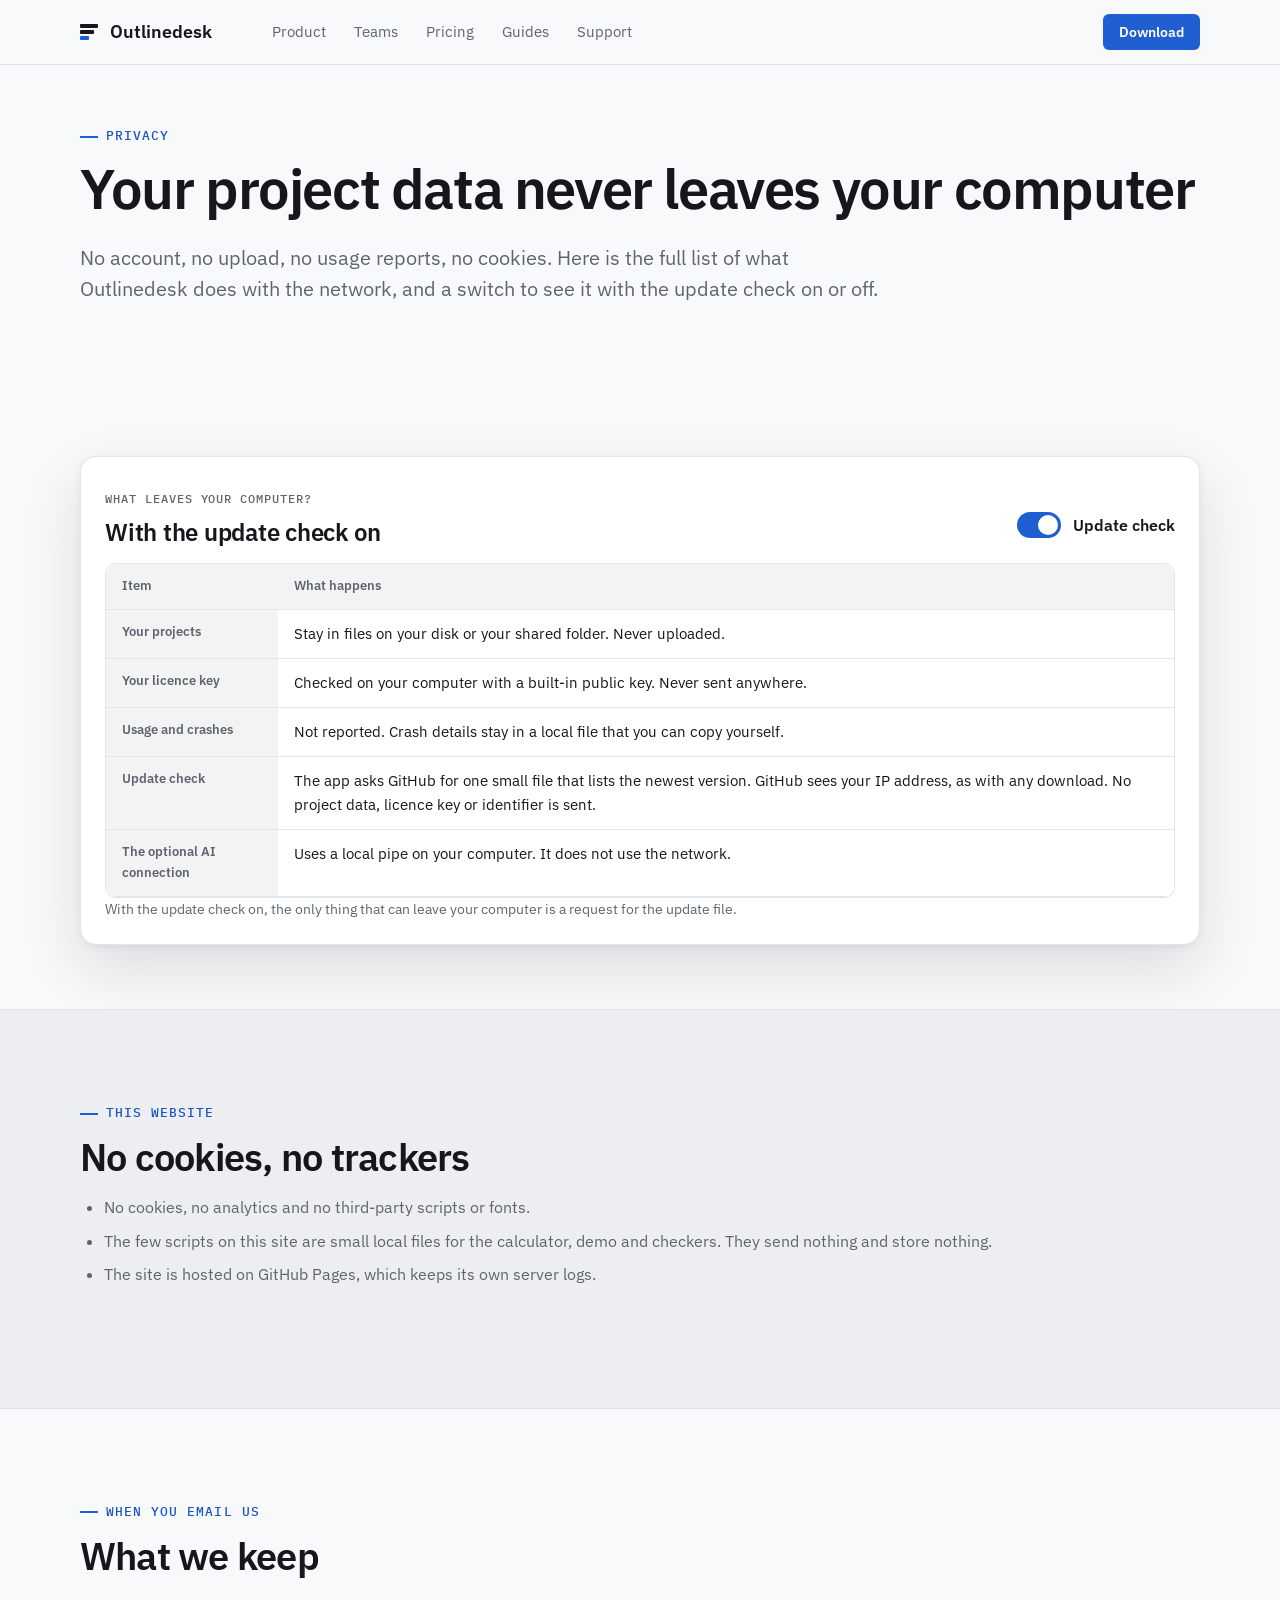
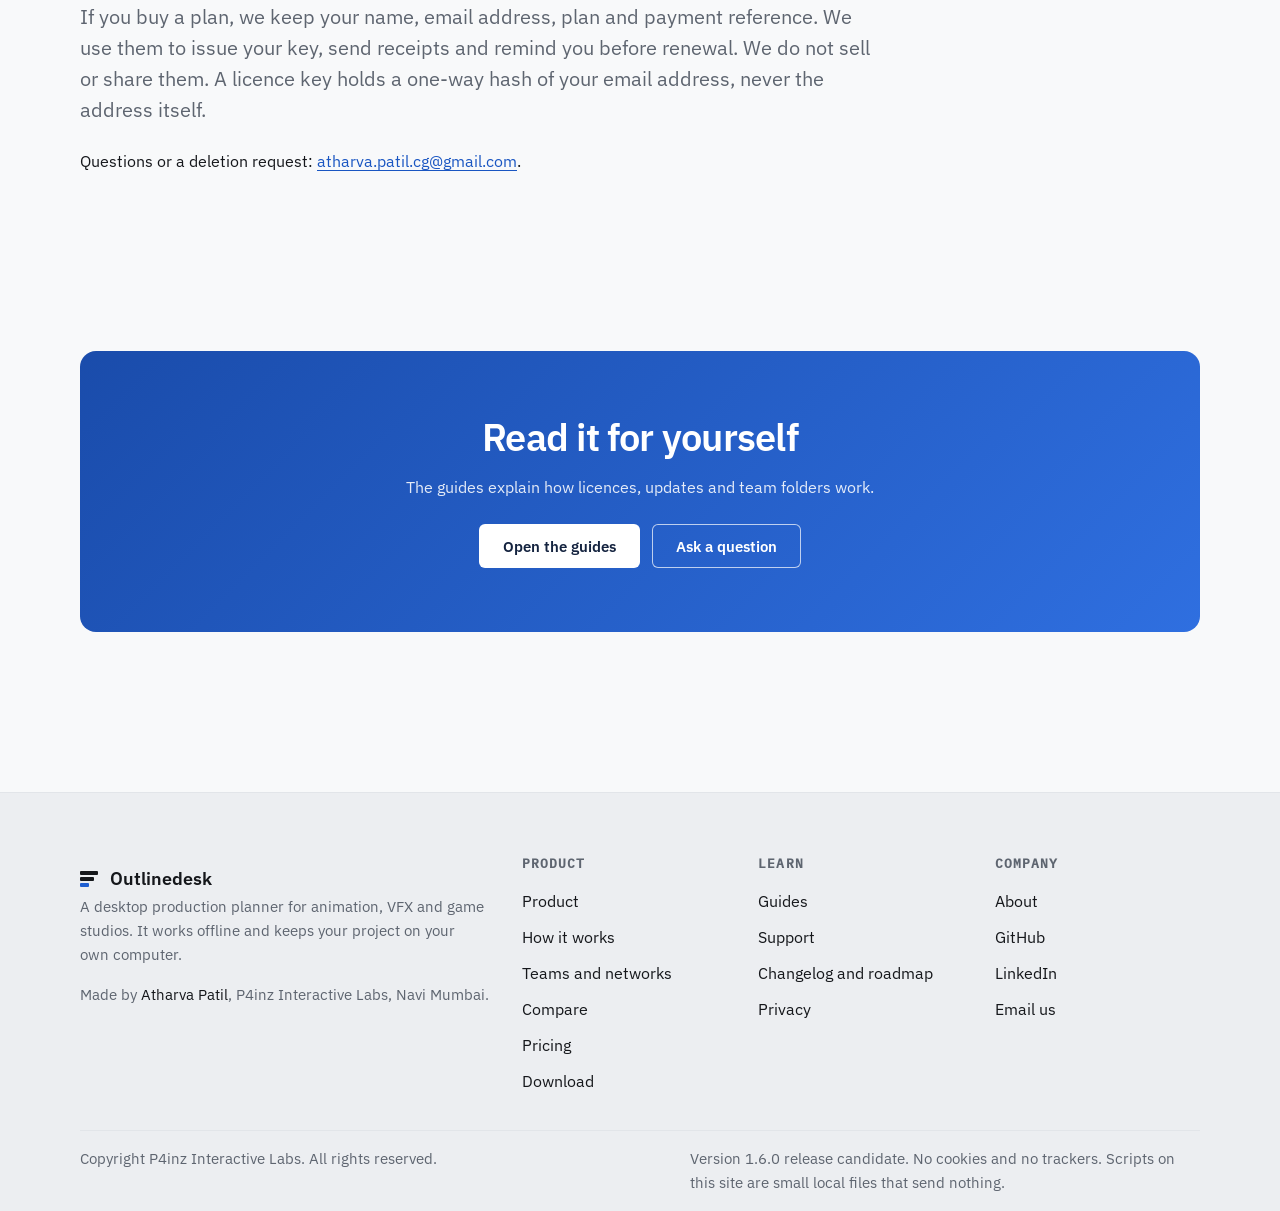
<file: docs/privacy.html>
<!doctype html>
<html lang="en"><head><meta charset="utf-8"><meta name="viewport" content="width=device-width, initial-scale=1">
<title>Outlinedesk privacy: what leaves your computer</title><meta name="description" content="Your project data never leaves your computer. See exactly what Outlinedesk does with the network, your licence key and your files."><meta name="color-scheme" content="light dark">
<meta http-equiv="Content-Security-Policy" content="default-src 'none'; script-src 'self'; style-src 'self'; img-src 'self' data:; font-src 'self'; connect-src 'none'; form-action 'none'; base-uri 'none'; object-src 'none'"><meta name="referrer" content="no-referrer">
<meta property="og:title" content="Outlinedesk privacy: what leaves your computer"><meta property="og:description" content="Your project data never leaves your computer. See exactly what Outlinedesk does with the network, your licence key and your files."><meta property="og:type" content="website"><meta property="og:image" content="https://p4inz-code.github.io/outlinedesk/img/og.jpg"><meta name="twitter:card" content="summary_large_image">
<link rel="canonical" href="https://p4inz-code.github.io/outlinedesk/privacy.html"><meta property="og:url" content="https://p4inz-code.github.io/outlinedesk/privacy.html"><meta property="og:site_name" content="Outlinedesk"><meta name="theme-color" content="#1f5fd1"><meta name="author" content="Atharva Patil"><link rel="manifest" href="manifest.webmanifest"><link rel="icon" href="favicon.svg" type="image/svg+xml"><link rel="stylesheet" href="style.css?v=202611032253"><link rel="stylesheet" href="system.css?v=202611032253"><link rel="preload" href="fonts/ibm-plex-sans-latin-400-normal.woff2" as="font" type="font/woff2" crossorigin><link rel="preload" href="fonts/ibm-plex-sans-latin-600-normal.woff2" as="font" type="font/woff2" crossorigin><script src="privacy.js?v=202611032253" defer></script><script src="protect.js?v=202611032253" defer></script></head>
<body><a class="skip" href="#main">Skip to content</a>
<header class="sx-top"><div class="sx-wrap sx-bar"><a class="sx-brand" href="index.html"><span class="mark" aria-hidden="true"><i></i><i></i><i></i></span>Outlinedesk</a><nav class="sx-nav" aria-label="Main"><a href="product.html">Product</a><a href="teams.html">Teams</a><a href="pricing.html">Pricing</a><a href="docs.html">Guides</a><a href="support.html">Support</a></nav><a class="sx-btn sx-sm sx-act" href="download.html">Download</a></div></header>
<main id="main">
<section class="sx-wrap sx-section sx-tight"><p class="sx-eyebrow">Privacy</p><h1 class="sx-h1">Your project data never leaves your computer</h1><p class="sx-lead">No account, no upload, no usage reports, no cookies. Here is the full list of what Outlinedesk does with the network, and a switch to see it with the update check on or off.</p></section>
<section class="sx-wrap sx-section sx-tight"><div class="priv" id="priv"><div class="priv-head"><div><p class="sx-fig">What leaves your computer?</p><h2 class="demo-title" id="priv-title">With the update check on</h2></div>
<label class="sx-switch" for="priv-sw"><input type="checkbox" id="priv-sw" role="switch" checked><span class="sx-track" aria-hidden="true"><i></i></span><span class="sx-switch-label">Update check</span></label></div>
<div class="sx-scroll"><table class="sx-table"><thead><tr><th scope="col">Item</th><th scope="col">What happens</th></tr></thead><tbody id="priv-rows">
<tr><th scope="row">Your projects</th><td>Stay in files on your disk or your shared folder. Never uploaded.</td></tr>
<tr><th scope="row">Your licence key</th><td>Checked on your computer with a built-in public key. Never sent anywhere.</td></tr>
<tr><th scope="row">Usage and crashes</th><td>Not reported. Crash details stay in a local file that you can copy yourself.</td></tr>
<tr><th scope="row">Update check</th><td data-on="The app asks GitHub for one small file that lists the newest version. GitHub sees your IP address, as with any download. No project data, licence key or identifier is sent." data-off="Off. The app makes no network request at all.">The app asks GitHub for one small file that lists the newest version. GitHub sees your IP address, as with any download. No project data, licence key or identifier is sent.</td></tr>
<tr><th scope="row">The optional AI connection</th><td>Uses a local pipe on your computer. It does not use the network.</td></tr></tbody></table></div>
<p class="demo-note" id="priv-total" aria-live="polite">With the update check on, the only thing that can leave your computer is a request for the update file.</p></div></section>
<section class="sx-band"><div class="sx-wrap sx-section"><p class="sx-eyebrow">This website</p><h2 class="sx-h2">No cookies, no trackers</h2><ul class="dl-list"><li>No cookies, no analytics and no third-party scripts or fonts.</li><li>The few scripts on this site are small local files for the calculator, demo and checkers. They send nothing and store nothing.</li><li>The site is hosted on GitHub Pages, which keeps its own server logs.</li></ul></div></section>
<section class="sx-wrap sx-section"><p class="sx-eyebrow">When you email us</p><h2 class="sx-h2">What we keep</h2><p class="sx-lead">If you buy a plan, we keep your name, email address, plan and payment reference. We use them to issue your key, send receipts and remind you before renewal. We do not sell or share them. A licence key holds a one-way hash of your email address, never the address itself.</p><p>Questions or a deletion request: <a href="mailto:atharva.patil.cg@gmail.com">atharva.patil.cg@gmail.com</a>.</p></section>
<section class="sx-wrap sx-section sx-tight"><div class="sx-ctaband"><h2 class="sx-h2">Read it for yourself</h2><p>The guides explain how licences, updates and team folders work.</p><div class="sx-actions"><a class="sx-btn" href="docs.html">Open the guides</a><a class="sx-btn sx-2" href="support.html">Ask a question</a></div></div></section>
</main>
<footer class="sx-foot"><div class="sx-wrap"><div class="sx-cols">
<div><a class="sx-brand" href="index.html"><span class="mark" aria-hidden="true"><i></i><i></i><i></i></span>Outlinedesk</a><p>A desktop production planner for animation, VFX and game studios. It works offline and keeps your project on your own computer.</p><p>Made by <a href="https://atharvapatil.tech" rel="noopener noreferrer">Atharva Patil</a>, P4inz Interactive Labs, Navi Mumbai.</p></div>
<div><h2>Product</h2><ul><li><a href="product.html">Product</a></li><li><a href="how-it-works.html">How it works</a></li><li><a href="teams.html">Teams and networks</a></li><li><a href="compare.html">Compare</a></li><li><a href="pricing.html">Pricing</a></li><li><a href="download.html">Download</a></li></ul></div>
<div><h2>Learn</h2><ul><li><a href="docs.html">Guides</a></li><li><a href="support.html">Support</a></li><li><a href="changelog.html">Changelog and roadmap</a></li><li><a href="privacy.html">Privacy</a></li></ul></div>
<div><h2>Company</h2><ul><li><a href="about.html">About</a></li><li><a href="https://github.com/p4inz-code" rel="noopener noreferrer">GitHub</a></li><li><a href="https://www.linkedin.com/in/p4inz" rel="noopener noreferrer">LinkedIn</a></li><li><a href="mailto:atharva.patil.cg@gmail.com">Email us</a></li></ul></div>
</div><div class="sx-legal"><p>Copyright P4inz Interactive Labs. All rights reserved.</p><p>Version 1.6.0 release candidate. No cookies and no trackers. Scripts on this site are small local files that send nothing.</p></div></div></footer>
</body></html>
</file>
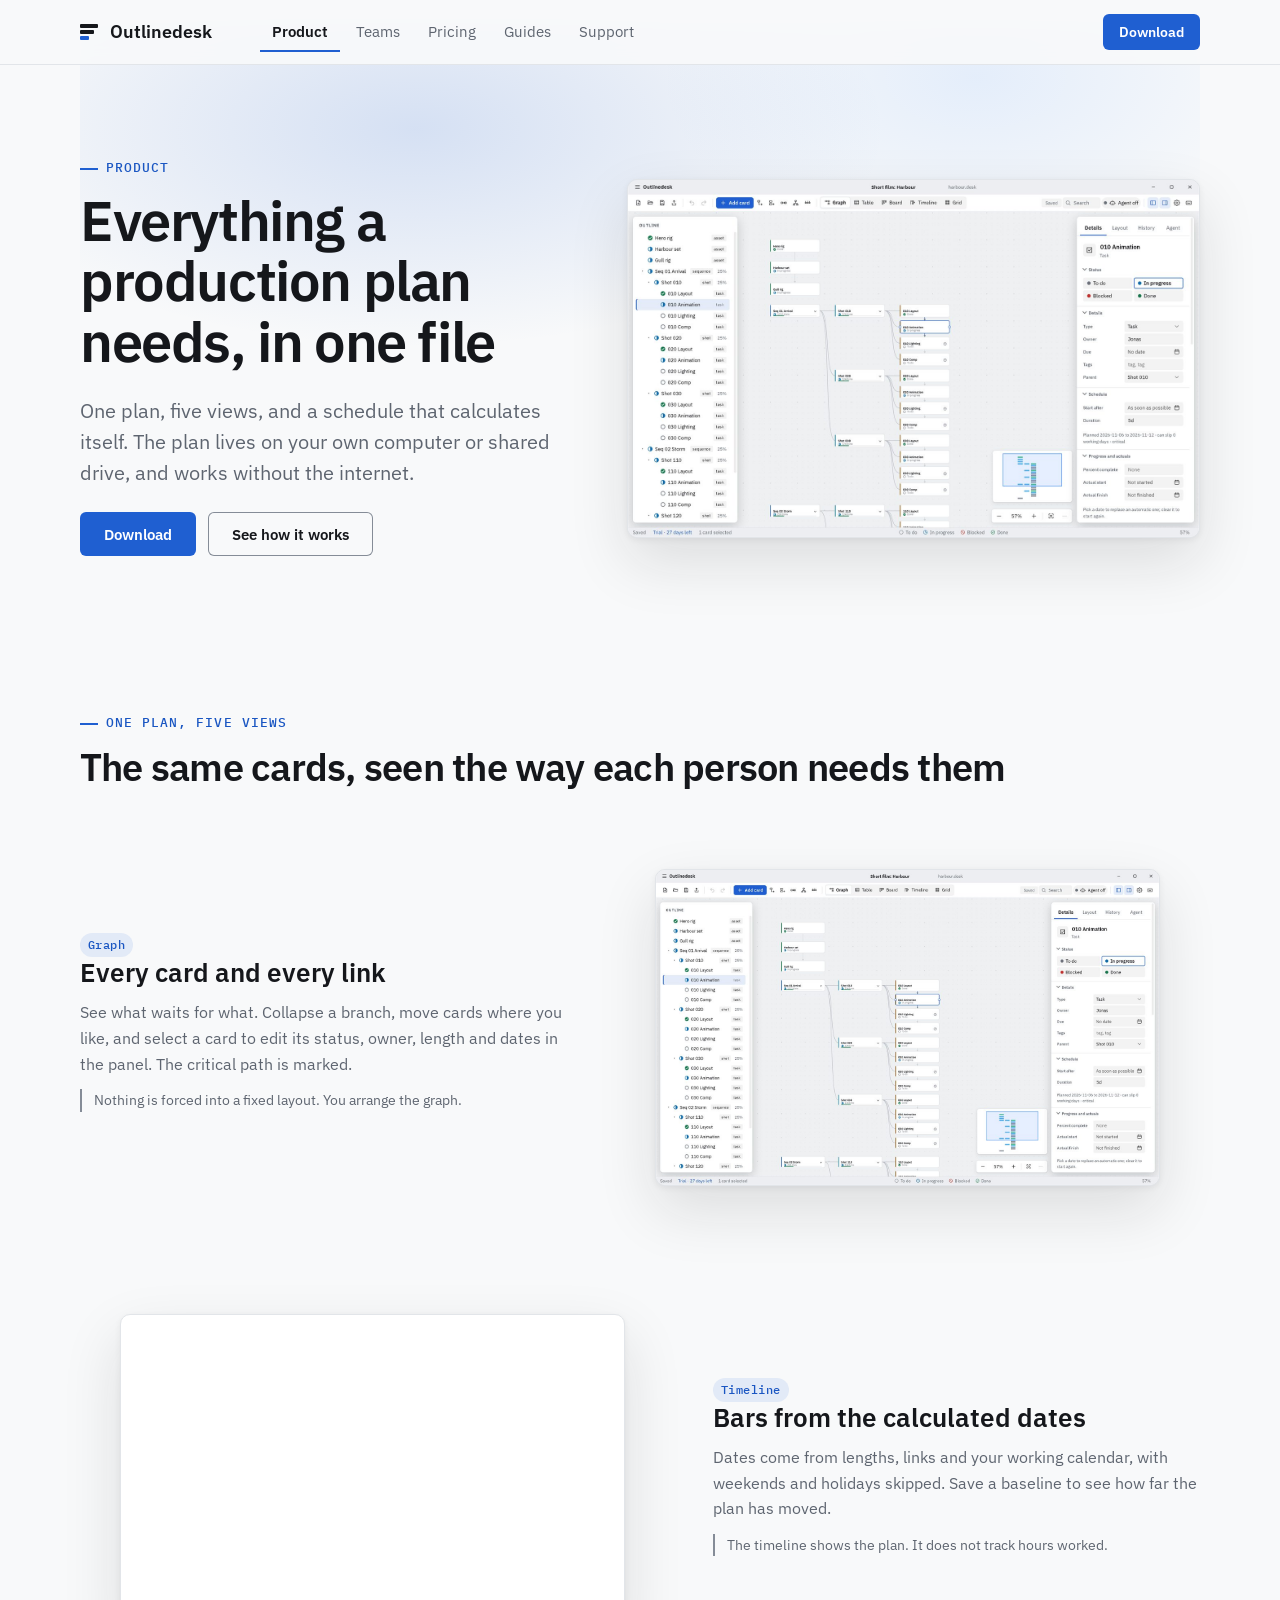
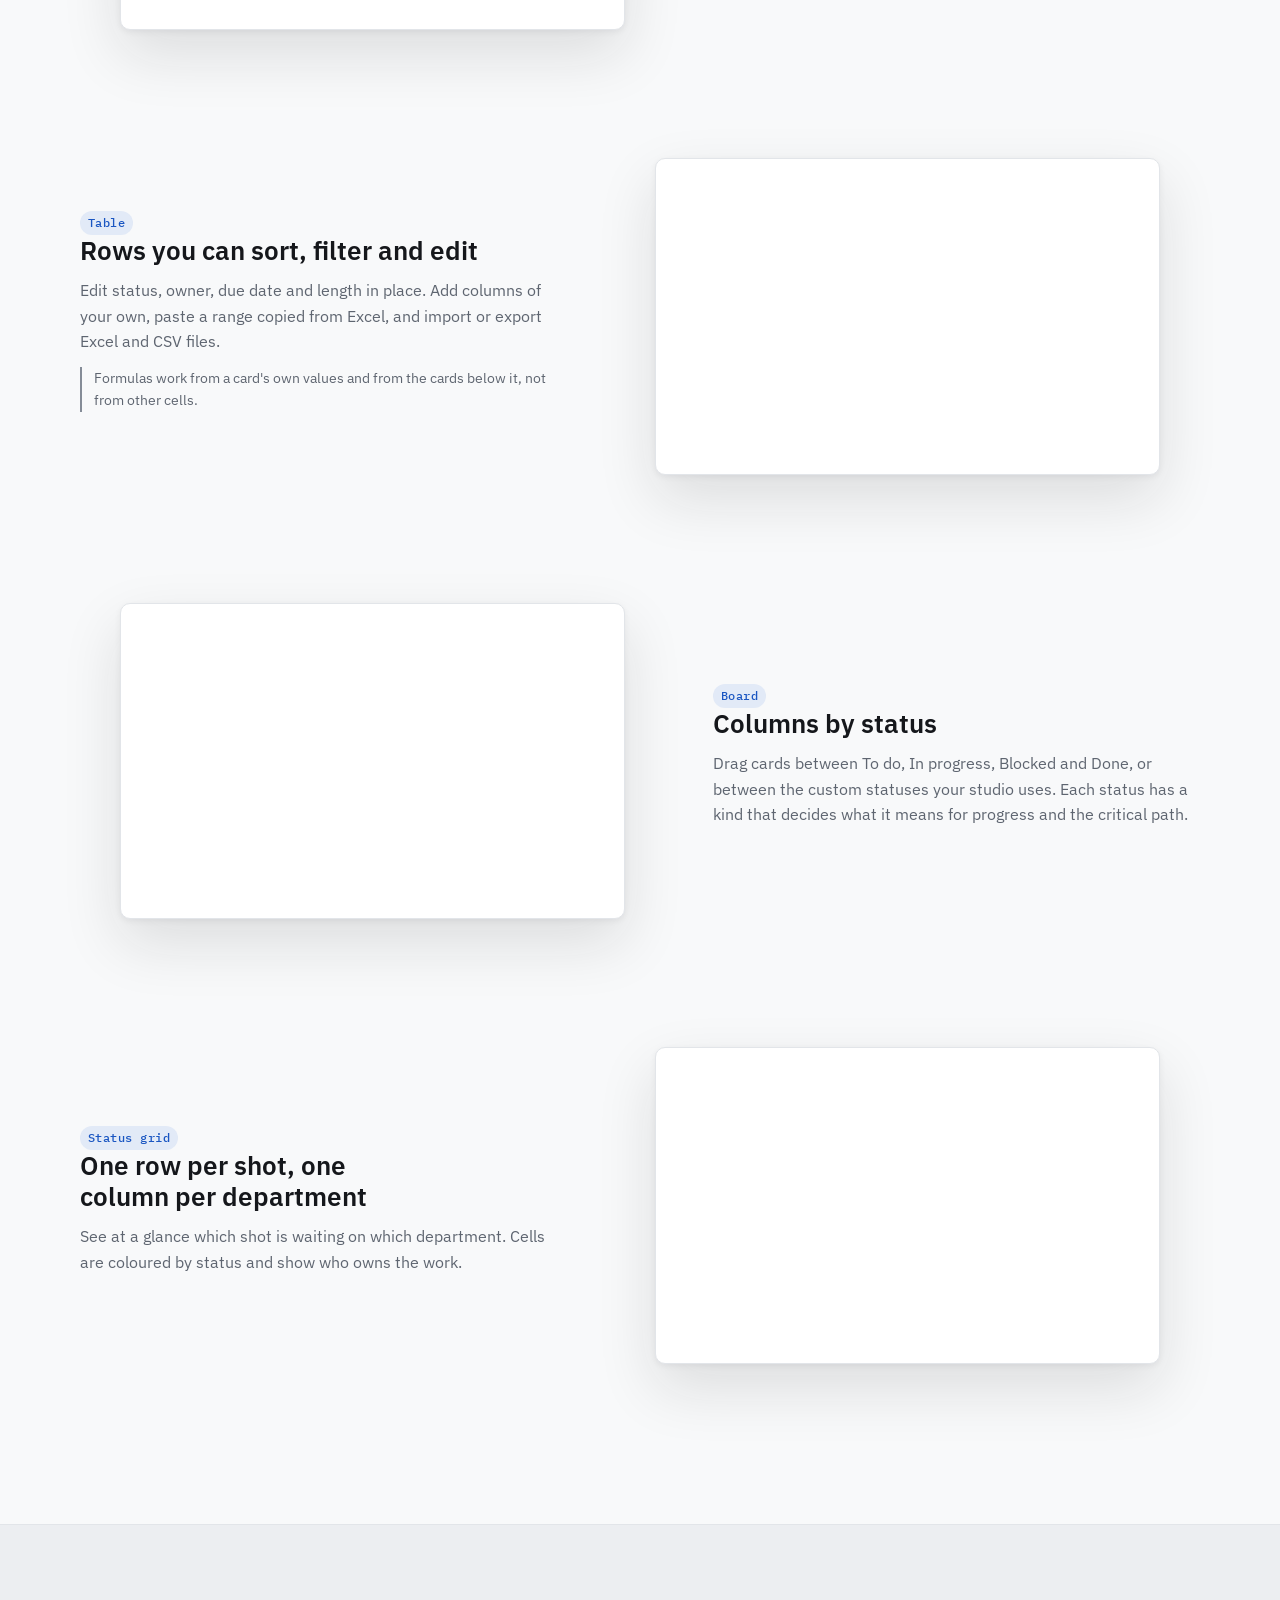
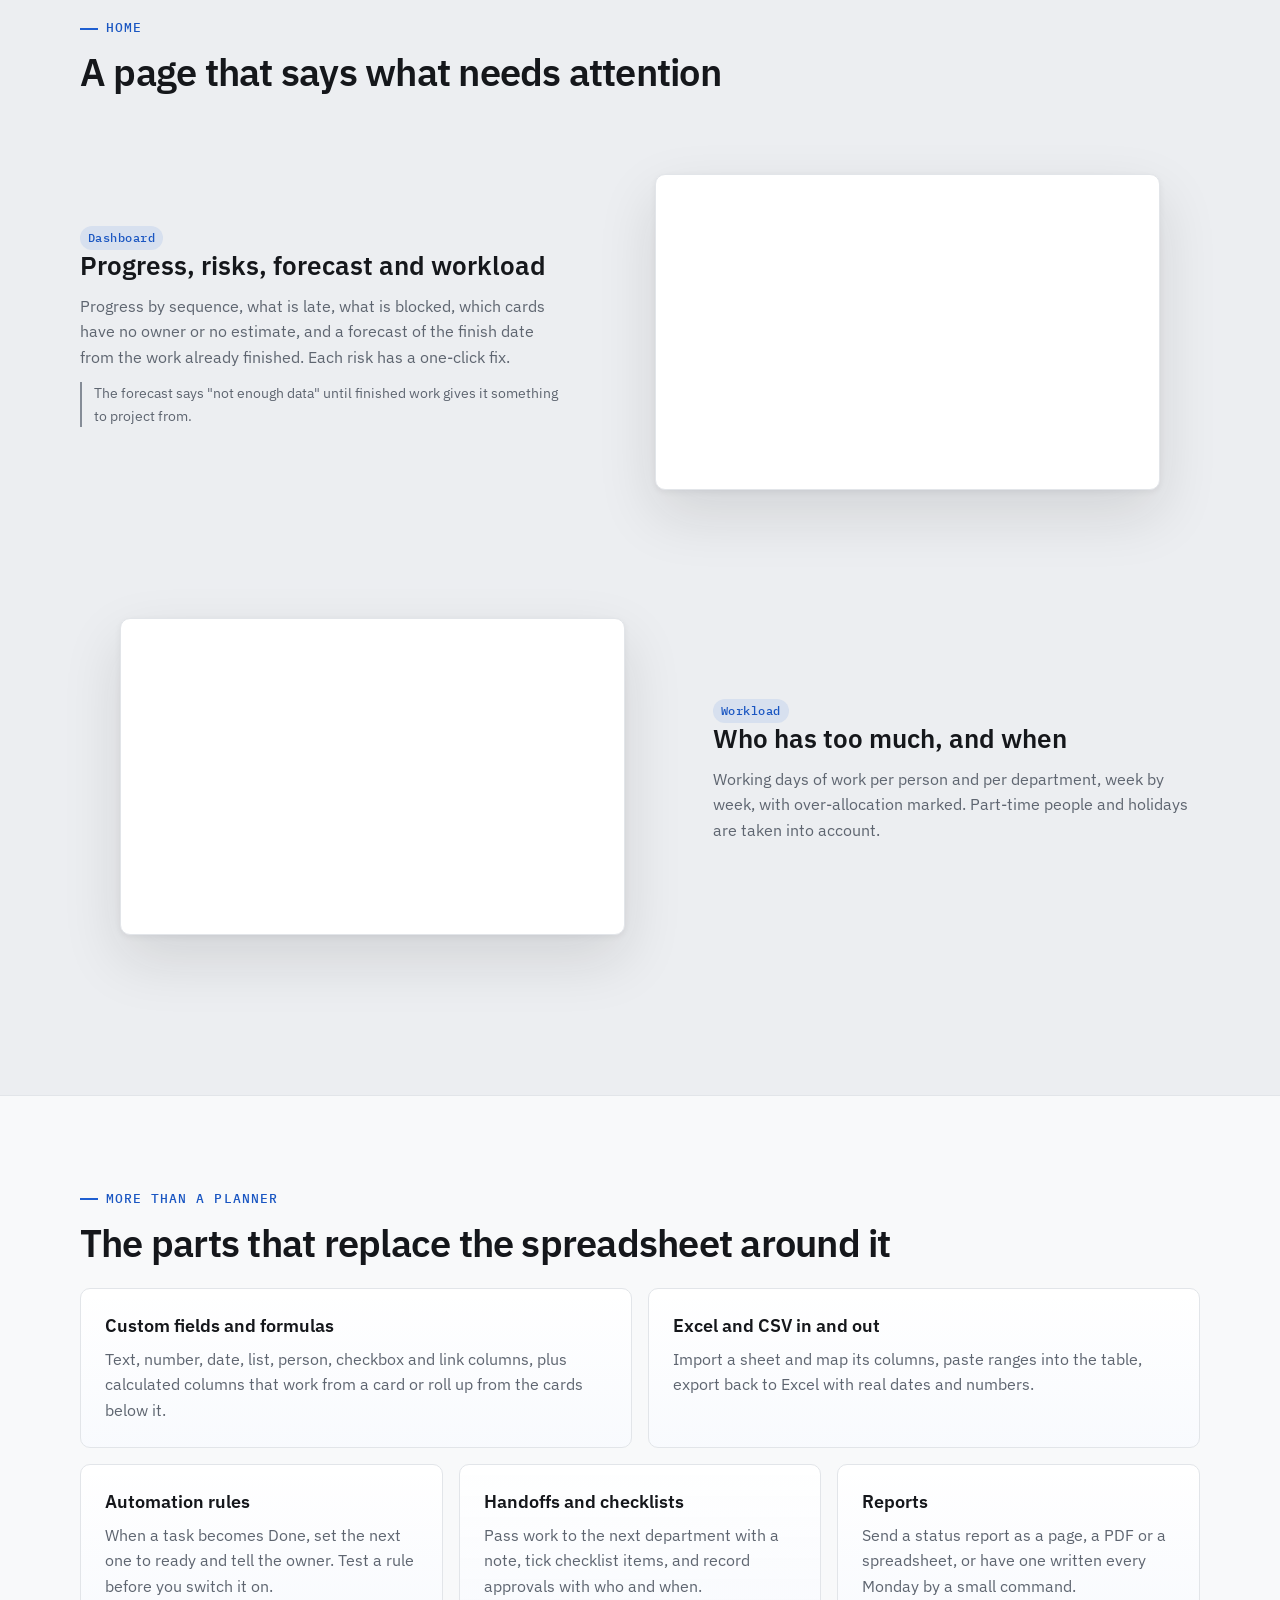
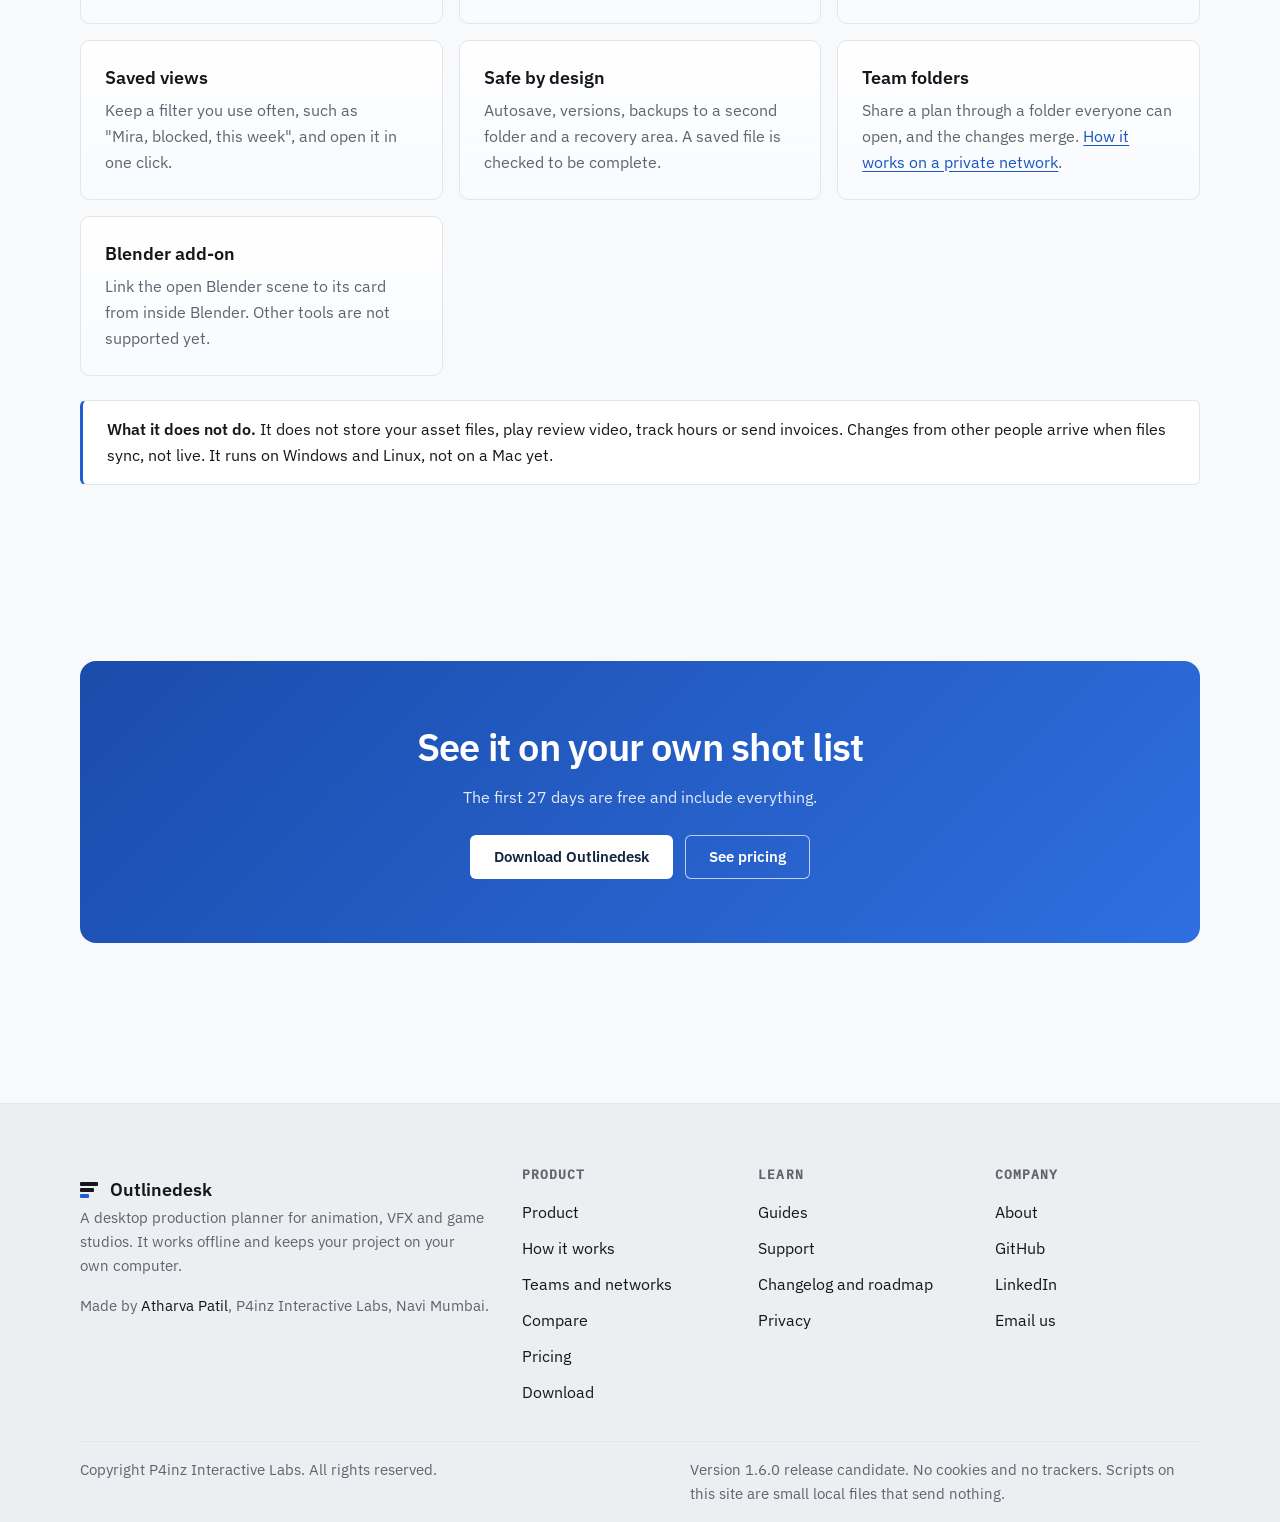
<file: docs/product.html>
<!doctype html>
<html lang="en"><head><meta charset="utf-8"><meta name="viewport" content="width=device-width, initial-scale=1">
<title>Outlinedesk product: graph, timeline, table, board and risks in one plan</title><meta name="description" content="Everything a production plan needs in one file: dependencies, a calculated schedule, five views, risks, workload, Excel, automation and recovery. Offline, for Windows and Linux."><meta name="color-scheme" content="light dark">
<meta http-equiv="Content-Security-Policy" content="default-src 'none'; script-src 'self'; style-src 'self'; img-src 'self' data:; font-src 'self'; connect-src 'none'; form-action 'none'; base-uri 'none'; object-src 'none'"><meta name="referrer" content="no-referrer">
<meta property="og:title" content="Outlinedesk product: graph, timeline, table, board and risks in one plan"><meta property="og:description" content="Everything a production plan needs in one file: dependencies, a calculated schedule, five views, risks, workload, Excel, automation and recovery. Offline, for Windows and Linux."><meta property="og:type" content="website"><meta property="og:image" content="https://p4inz-code.github.io/outlinedesk/img/og.jpg"><meta name="twitter:card" content="summary_large_image">
<link rel="canonical" href="https://p4inz-code.github.io/outlinedesk/product.html"><meta property="og:url" content="https://p4inz-code.github.io/outlinedesk/product.html"><meta property="og:site_name" content="Outlinedesk"><meta name="theme-color" content="#1f5fd1"><meta name="author" content="Atharva Patil"><link rel="manifest" href="manifest.webmanifest"><link rel="icon" href="favicon.svg" type="image/svg+xml"><link rel="stylesheet" href="style.css?v=202611032253"><link rel="stylesheet" href="system.css?v=202611032253"><link rel="preload" href="fonts/ibm-plex-sans-latin-400-normal.woff2" as="font" type="font/woff2" crossorigin><link rel="preload" href="fonts/ibm-plex-sans-latin-600-normal.woff2" as="font" type="font/woff2" crossorigin><script src="protect.js?v=202611032253" defer></script><script type="application/ld+json">{"@context":"https://schema.org","@type":"SoftwareApplication","name":"Outlinedesk","applicationCategory":"BusinessApplication","operatingSystem":"Windows, Linux","softwareVersion":"1.6.0","description":"Offline production planner for animation, VFX and game studios.","url":"https://p4inz-code.github.io/outlinedesk/","image":"https://p4inz-code.github.io/outlinedesk/img/og.jpg","author":{"@type":"Organization","name":"P4inz Interactive Labs","url":"https://atharvapatil.tech","logo":"https://p4inz-code.github.io/outlinedesk/favicon.svg","email":"atharva.patil.cg@gmail.com","address":{"@type":"PostalAddress","addressLocality":"Navi Mumbai","addressCountry":"IN"},"sameAs":["https://atharvapatil.tech","https://github.com/p4inz-code","https://www.linkedin.com/in/p4inz"]},"offers":{"@type":"Offer","price":"149","priceCurrency":"INR","description":"Solo plan per month, after a free 27 day trial"}}</script></head>
<body><a class="skip" href="#main">Skip to content</a>
<header class="sx-top"><div class="sx-wrap sx-bar"><a class="sx-brand" href="index.html"><span class="mark" aria-hidden="true"><i></i><i></i><i></i></span>Outlinedesk</a><nav class="sx-nav" aria-label="Main"><a href="product.html" aria-current="page">Product</a><a href="teams.html">Teams</a><a href="pricing.html">Pricing</a><a href="docs.html">Guides</a><a href="support.html">Support</a></nav><a class="sx-btn sx-sm sx-act" href="download.html">Download</a></div></header>
<main id="main">
<section class="sx-wrap sx-hero"><div><p class="sx-eyebrow">Product</p><h1 class="sx-h1">Everything a production plan needs, in one file</h1><p class="sx-lead">One plan, five views, and a schedule that calculates itself. The plan lives on your own computer or shared drive, and works without the internet.</p><div class="sx-actions"><a class="sx-btn" href="download.html">Download</a><a class="sx-btn sx-2" href="how-it-works.html">See how it works</a></div></div>
<figure class="sx-media"><picture><source media="(prefers-color-scheme: dark)" srcset="img/hd/graph-dark-1400.jpg 1400w, img/hd/graph-dark-2400.jpg 2400w" sizes="(min-width:1200px) 640px, calc(100vw - 48px)"><img src="img/hd/graph-light-1400.jpg" srcset="img/hd/graph-light-1400.jpg 1400w, img/hd/graph-light-2400.jpg 2400w" sizes="(min-width:1200px) 640px, calc(100vw - 48px)" alt="The graph view of a short film production with a selected card and its details" width="2400" height="1501" fetchpriority="high"></picture></figure></section>
<section class="sx-wrap sx-section"><p class="sx-eyebrow">One plan, five views</p><h2 class="sx-h2">The same cards, seen the way each person needs them</h2>
<div class="sx-feature"><div class="sx-text"><span class="sx-badge">Graph</span><h3>Every card and every link</h3><p>See what waits for what. Collapse a branch, move cards where you like, and select a card to edit its status, owner, length and dates in the panel. The critical path is marked.</p><p class="sx-not">Nothing is forced into a fixed layout. You arrange the graph.</p></div><figure class="sx-media"><picture><source media="(prefers-color-scheme: dark)" srcset="img/hd/graph-dark-1400.jpg 1400w, img/hd/graph-dark-2400.jpg 2400w" sizes="(min-width:1200px) 640px, (min-width:900px) 55vw, calc(100vw - 48px)"><img src="img/hd/graph-light-1400.jpg" srcset="img/hd/graph-light-1400.jpg 1400w, img/hd/graph-light-2400.jpg 2400w" sizes="(min-width:1200px) 640px, (min-width:900px) 55vw, calc(100vw - 48px)" alt="The graph view with a selected card and its details on the right" width="2400" height="1501" loading="lazy" decoding="async"></picture></figure></div>
<div class="sx-feature"><div class="sx-text"><span class="sx-badge">Timeline</span><h3>Bars from the calculated dates</h3><p>Dates come from lengths, links and your working calendar, with weekends and holidays skipped. Save a baseline to see how far the plan has moved.</p><p class="sx-not">The timeline shows the plan. It does not track hours worked.</p></div><figure class="sx-media"><picture><source media="(prefers-color-scheme: dark)" srcset="img/hd/timeline-dark-1400.jpg 1400w, img/hd/timeline-dark-2400.jpg 2400w" sizes="(min-width:1200px) 640px, (min-width:900px) 55vw, calc(100vw - 48px)"><img src="img/hd/timeline-light-1400.jpg" srcset="img/hd/timeline-light-1400.jpg 1400w, img/hd/timeline-light-2400.jpg 2400w" sizes="(min-width:1200px) 640px, (min-width:900px) 55vw, calc(100vw - 48px)" alt="The timeline view with bars for every task, links between them and a Today marker" width="2400" height="1501" loading="lazy" decoding="async"></picture></figure></div>
<div class="sx-feature"><div class="sx-text"><span class="sx-badge">Table</span><h3>Rows you can sort, filter and edit</h3><p>Edit status, owner, due date and length in place. Add columns of your own, paste a range copied from Excel, and import or export Excel and CSV files.</p><p class="sx-not">Formulas work from a card's own values and from the cards below it, not from other cells.</p></div><figure class="sx-media"><picture><source media="(prefers-color-scheme: dark)" srcset="img/hd/table-dark-1400.jpg 1400w, img/hd/table-dark-2400.jpg 2400w" sizes="(min-width:1200px) 640px, (min-width:900px) 55vw, calc(100vw - 48px)"><img src="img/hd/table-light-1400.jpg" srcset="img/hd/table-light-1400.jpg 1400w, img/hd/table-light-2400.jpg 2400w" sizes="(min-width:1200px) 640px, (min-width:900px) 55vw, calc(100vw - 48px)" alt="The table view with status, owner, due date and duration columns" width="2400" height="1501" loading="lazy" decoding="async"></picture></figure></div>
<div class="sx-feature"><div class="sx-text"><span class="sx-badge">Board</span><h3>Columns by status</h3><p>Drag cards between To do, In progress, Blocked and Done, or between the custom statuses your studio uses. Each status has a kind that decides what it means for progress and the critical path.</p></div><figure class="sx-media"><picture><source media="(prefers-color-scheme: dark)" srcset="img/hd/board-dark-1400.jpg 1400w, img/hd/board-dark-2400.jpg 2400w" sizes="(min-width:1200px) 640px, (min-width:900px) 55vw, calc(100vw - 48px)"><img src="img/hd/board-light-1400.jpg" srcset="img/hd/board-light-1400.jpg 1400w, img/hd/board-light-2400.jpg 2400w" sizes="(min-width:1200px) 640px, (min-width:900px) 55vw, calc(100vw - 48px)" alt="The board view with cards in four status columns" width="2400" height="1501" loading="lazy" decoding="async"></picture></figure></div>
<div class="sx-feature"><div class="sx-text"><span class="sx-badge">Status grid</span><h3>One row per shot, one column per department</h3><p>See at a glance which shot is waiting on which department. Cells are coloured by status and show who owns the work.</p></div><figure class="sx-media"><picture><source media="(prefers-color-scheme: dark)" srcset="img/hd/grid-dark-1400.jpg 1400w, img/hd/grid-dark-2400.jpg 2400w" sizes="(min-width:1200px) 640px, (min-width:900px) 55vw, calc(100vw - 48px)"><img src="img/hd/grid-light-1400.jpg" srcset="img/hd/grid-light-1400.jpg 1400w, img/hd/grid-light-2400.jpg 2400w" sizes="(min-width:1200px) 640px, (min-width:900px) 55vw, calc(100vw - 48px)" alt="The status grid with shots down the side and departments across the top" width="2400" height="1501" loading="lazy" decoding="async"></picture></figure></div></section>
<section class="sx-band"><div class="sx-wrap sx-section"><p class="sx-eyebrow">Home</p><h2 class="sx-h2">A page that says what needs attention</h2>
<div class="sx-feature"><div class="sx-text"><span class="sx-badge">Dashboard</span><h3>Progress, risks, forecast and workload</h3><p>Progress by sequence, what is late, what is blocked, which cards have no owner or no estimate, and a forecast of the finish date from the work already finished. Each risk has a one-click fix.</p><p class="sx-not">The forecast says "not enough data" until finished work gives it something to project from.</p></div><figure class="sx-media"><picture><source media="(prefers-color-scheme: dark)" srcset="img/hd/dashboard-dark-1400.jpg 1400w, img/hd/dashboard-dark-2400.jpg 2400w" sizes="(min-width:1200px) 640px, (min-width:900px) 55vw, calc(100vw - 48px)"><img src="img/hd/dashboard-light-1400.jpg" srcset="img/hd/dashboard-light-1400.jpg 1400w, img/hd/dashboard-light-2400.jpg 2400w" sizes="(min-width:1200px) 640px, (min-width:900px) 55vw, calc(100vw - 48px)" alt="The Home dashboard with progress, risks, forecast and workload tiles" width="2400" height="1501" loading="lazy" decoding="async"></picture></figure></div>
<div class="sx-feature"><div class="sx-text"><span class="sx-badge">Workload</span><h3>Who has too much, and when</h3><p>Working days of work per person and per department, week by week, with over-allocation marked. Part-time people and holidays are taken into account.</p></div><figure class="sx-media"><picture><source media="(prefers-color-scheme: dark)" srcset="img/hd/workload-dark-1400.jpg 1400w, img/hd/workload-dark-2400.jpg 2400w" sizes="(min-width:1200px) 640px, (min-width:900px) 55vw, calc(100vw - 48px)"><img src="img/hd/workload-light-1400.jpg" srcset="img/hd/workload-light-1400.jpg 1400w, img/hd/workload-light-2400.jpg 2400w" sizes="(min-width:1200px) 640px, (min-width:900px) 55vw, calc(100vw - 48px)" alt="The workload view with days of work per person and per week" width="2400" height="1501" loading="lazy" decoding="async"></picture></figure></div></div></section>
<section class="sx-wrap sx-section"><p class="sx-eyebrow">More than a planner</p><h2 class="sx-h2">The parts that replace the spreadsheet around it</h2>
<div class="sx-bento">
<article class="sx-card sx-w3"><h3>Custom fields and formulas</h3><p>Text, number, date, list, person, checkbox and link columns, plus calculated columns that work from a card or roll up from the cards below it.</p></article>
<article class="sx-card sx-w3"><h3>Excel and CSV in and out</h3><p>Import a sheet and map its columns, paste ranges into the table, export back to Excel with real dates and numbers.</p></article>
<article class="sx-card"><h3>Automation rules</h3><p>When a task becomes Done, set the next one to ready and tell the owner. Test a rule before you switch it on.</p></article>
<article class="sx-card"><h3>Handoffs and checklists</h3><p>Pass work to the next department with a note, tick checklist items, and record approvals with who and when.</p></article>
<article class="sx-card"><h3>Reports</h3><p>Send a status report as a page, a PDF or a spreadsheet, or have one written every Monday by a small command.</p></article>
<article class="sx-card"><h3>Saved views</h3><p>Keep a filter you use often, such as "Mira, blocked, this week", and open it in one click.</p></article>
<article class="sx-card"><h3>Safe by design</h3><p>Autosave, versions, backups to a second folder and a recovery area. A saved file is checked to be complete.</p></article>
<article class="sx-card"><h3>Team folders</h3><p>Share a plan through a folder everyone can open, and the changes merge. <a href="teams.html">How it works on a private network</a>.</p></article>
<article class="sx-card"><h3>Blender add-on</h3><p>Link the open Blender scene to its card from inside Blender. Other tools are not supported yet.</p></article>
</div>
<div class="sx-callout"><p><strong>What it does not do.</strong> It does not store your asset files, play review video, track hours or send invoices. Changes from other people arrive when files sync, not live. It runs on Windows and Linux, not on a Mac yet.</p></div></section>
<section class="sx-wrap sx-section sx-tight"><div class="sx-ctaband"><h2 class="sx-h2">See it on your own shot list</h2><p>The first 27 days are free and include everything.</p><div class="sx-actions"><a class="sx-btn" href="download.html">Download Outlinedesk</a><a class="sx-btn sx-2" href="pricing.html">See pricing</a></div></div></section>
</main>
<footer class="sx-foot"><div class="sx-wrap"><div class="sx-cols">
<div><a class="sx-brand" href="index.html"><span class="mark" aria-hidden="true"><i></i><i></i><i></i></span>Outlinedesk</a><p>A desktop production planner for animation, VFX and game studios. It works offline and keeps your project on your own computer.</p><p>Made by <a href="https://atharvapatil.tech" rel="noopener noreferrer">Atharva Patil</a>, P4inz Interactive Labs, Navi Mumbai.</p></div>
<div><h2>Product</h2><ul><li><a href="product.html">Product</a></li><li><a href="how-it-works.html">How it works</a></li><li><a href="teams.html">Teams and networks</a></li><li><a href="compare.html">Compare</a></li><li><a href="pricing.html">Pricing</a></li><li><a href="download.html">Download</a></li></ul></div>
<div><h2>Learn</h2><ul><li><a href="docs.html">Guides</a></li><li><a href="support.html">Support</a></li><li><a href="changelog.html">Changelog and roadmap</a></li><li><a href="privacy.html">Privacy</a></li></ul></div>
<div><h2>Company</h2><ul><li><a href="about.html">About</a></li><li><a href="https://github.com/p4inz-code" rel="noopener noreferrer">GitHub</a></li><li><a href="https://www.linkedin.com/in/p4inz" rel="noopener noreferrer">LinkedIn</a></li><li><a href="mailto:atharva.patil.cg@gmail.com">Email us</a></li></ul></div>
</div><div class="sx-legal"><p>Copyright P4inz Interactive Labs. All rights reserved.</p><p>Version 1.6.0 release candidate. No cookies and no trackers. Scripts on this site are small local files that send nothing.</p></div></div></footer>
</body></html>
</file>
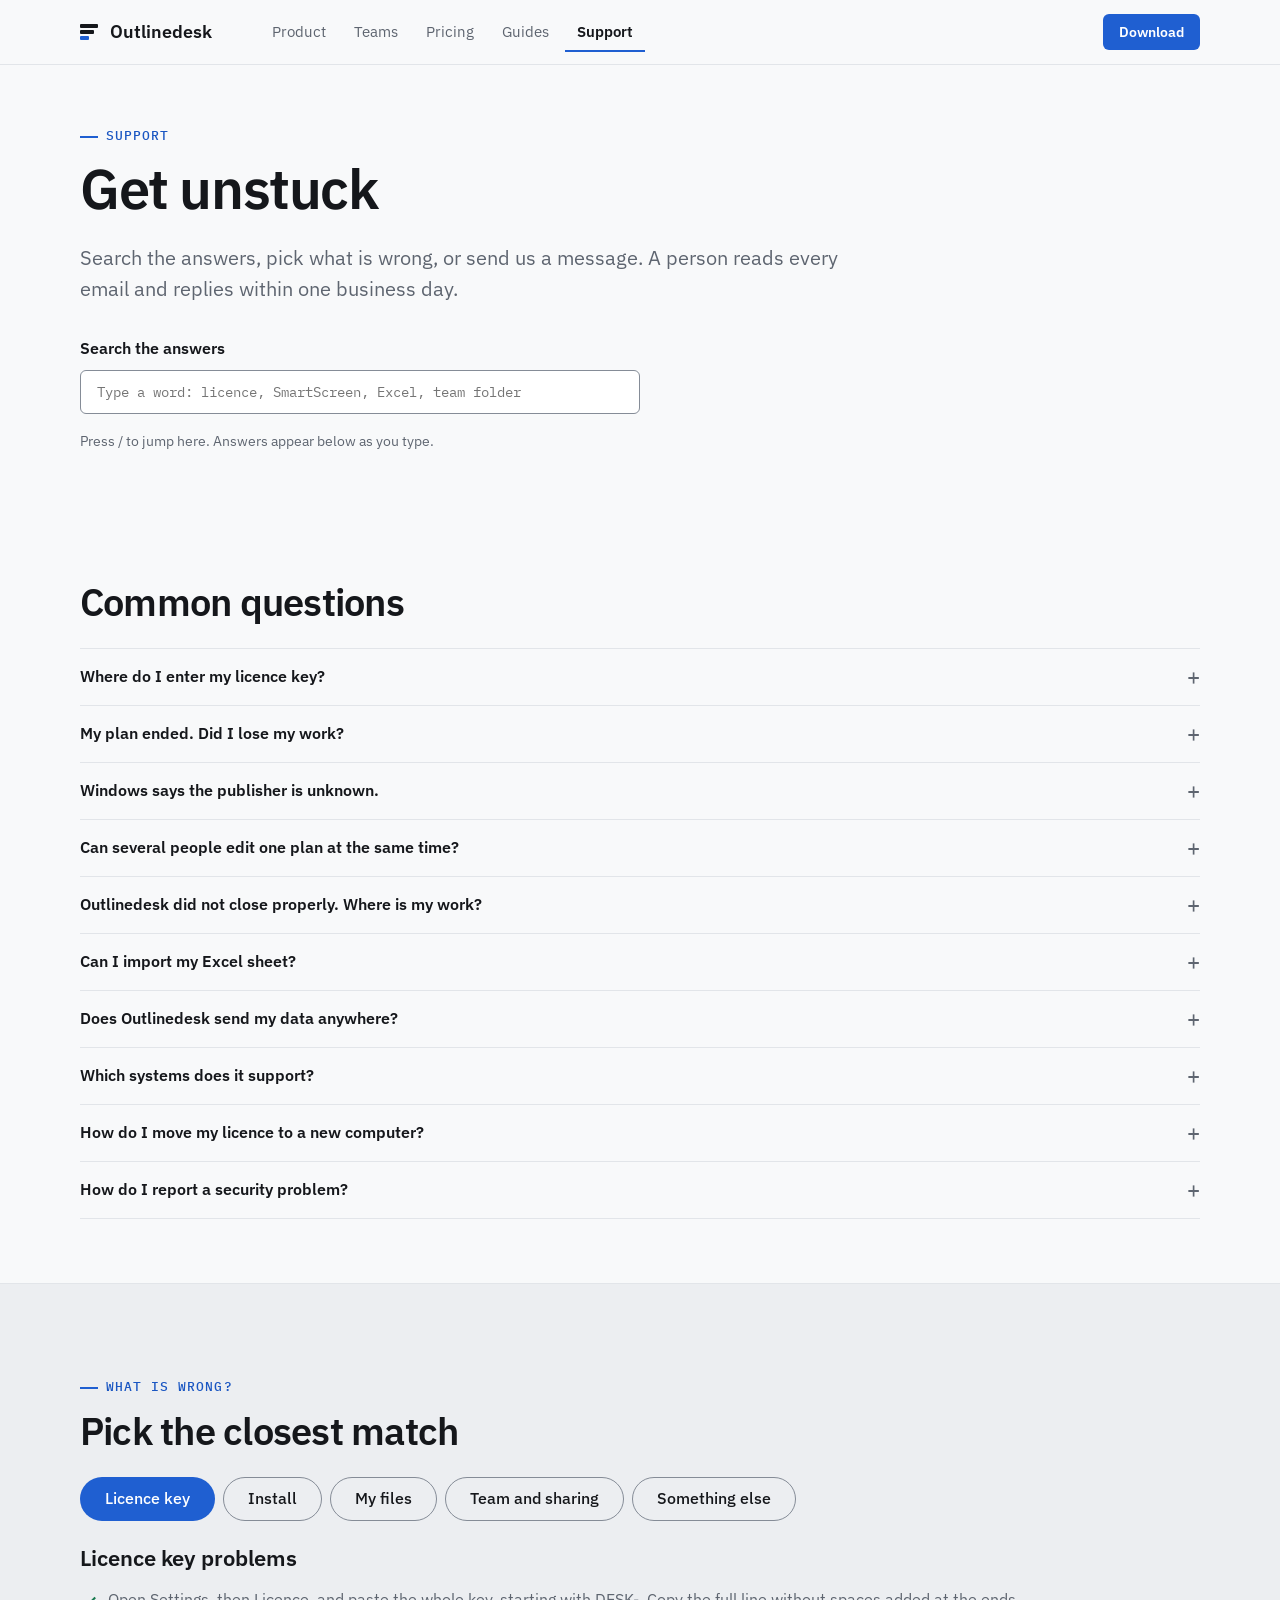
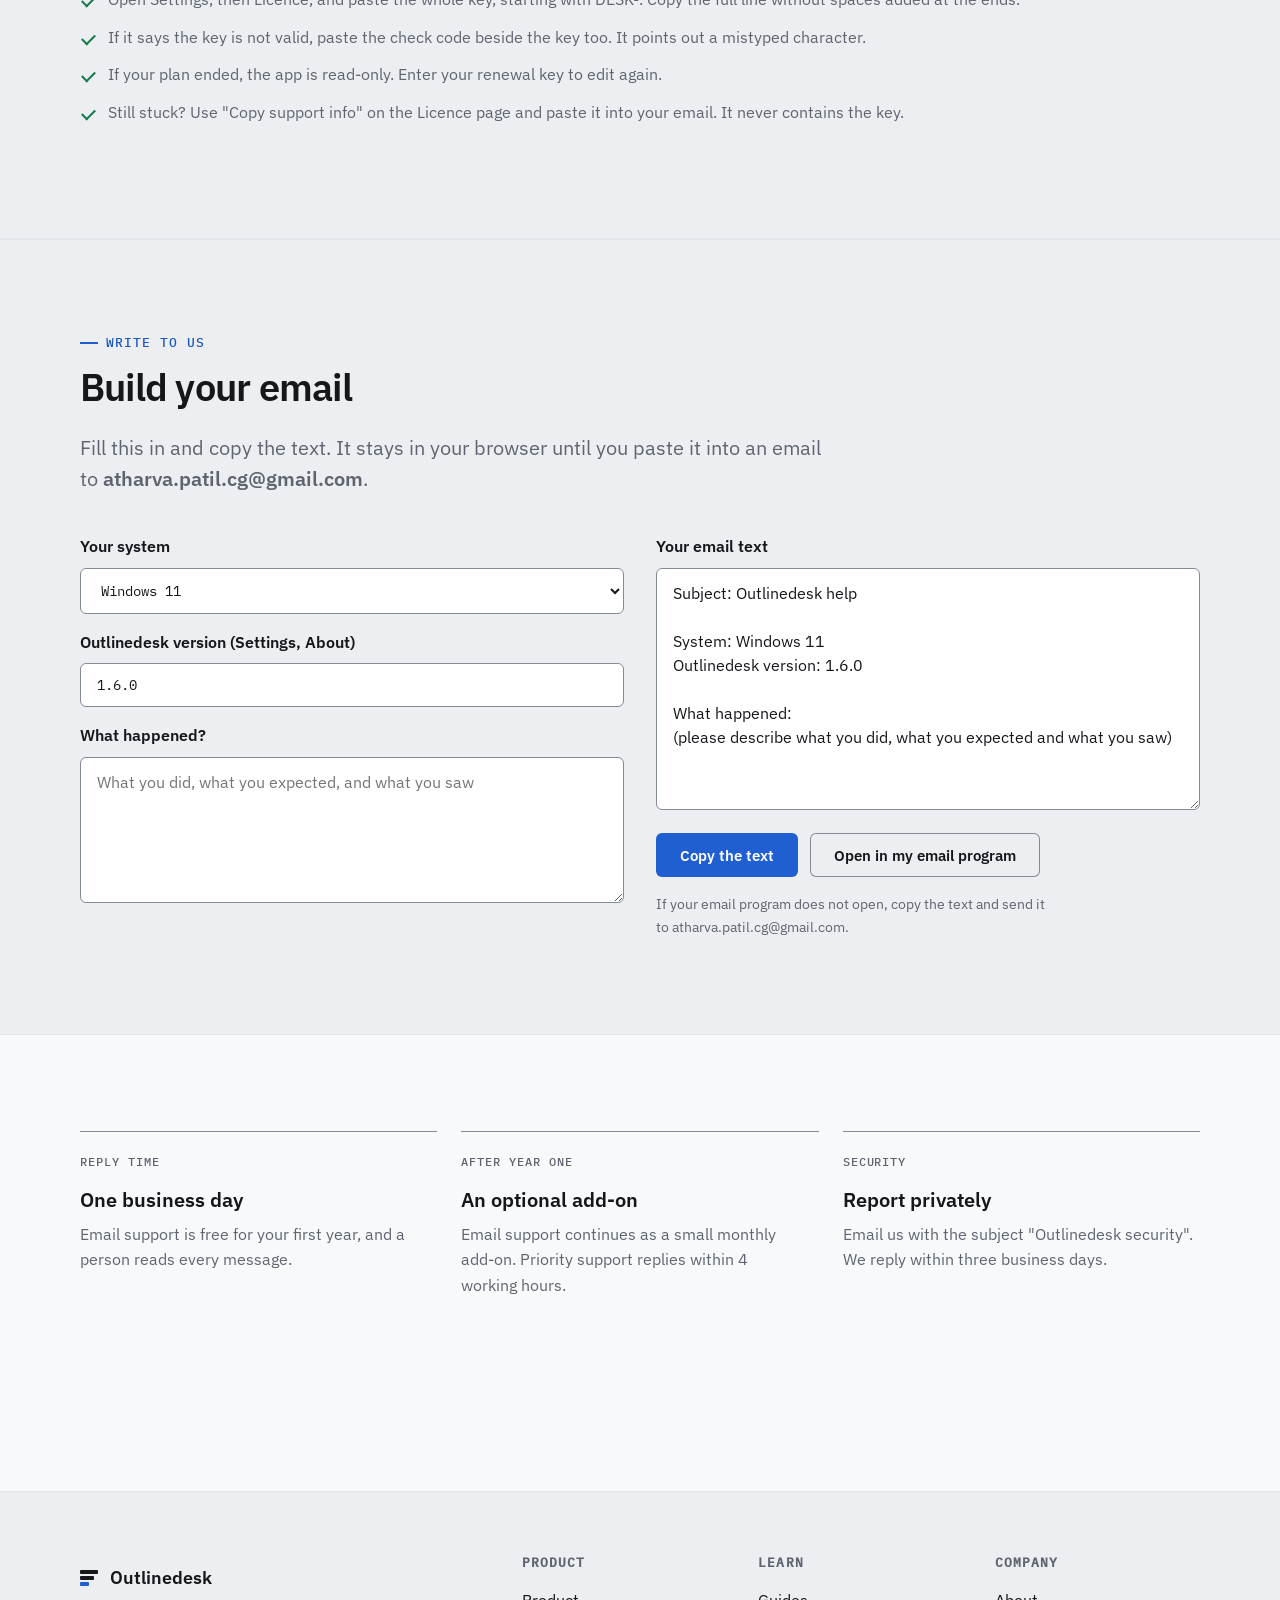
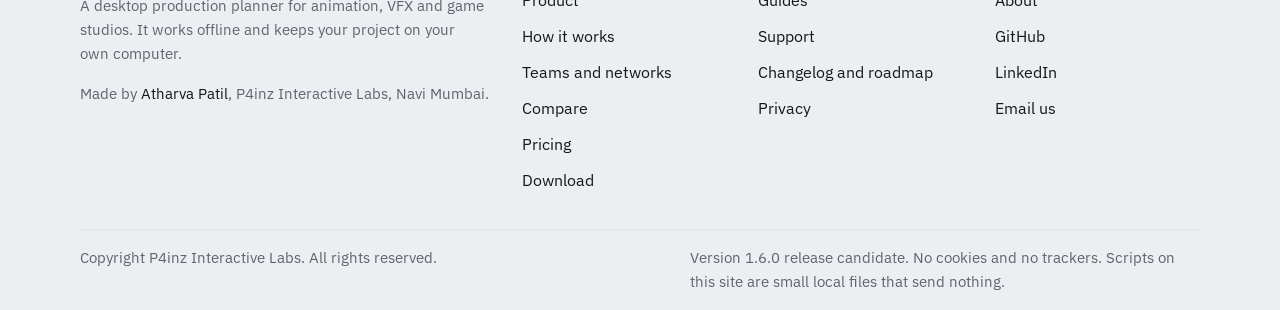
<file: docs/support.html>
<!doctype html>
<html lang="en"><head><meta charset="utf-8"><meta name="viewport" content="width=device-width, initial-scale=1">
<title>Outlinedesk support</title><meta name="description" content="Get help with Outlinedesk: search the answers, pick your problem, and send a ready-made email. A person reads every message."><meta name="color-scheme" content="light dark">
<meta http-equiv="Content-Security-Policy" content="default-src 'none'; script-src 'self'; style-src 'self'; img-src 'self' data:; font-src 'self'; connect-src 'none'; form-action 'none'; base-uri 'none'; object-src 'none'"><meta name="referrer" content="no-referrer">
<meta property="og:title" content="Outlinedesk support"><meta property="og:description" content="Get help with Outlinedesk: search the answers, pick your problem, and send a ready-made email. A person reads every message."><meta property="og:type" content="website"><meta property="og:image" content="https://p4inz-code.github.io/outlinedesk/img/og.jpg"><meta name="twitter:card" content="summary_large_image">
<link rel="canonical" href="https://p4inz-code.github.io/outlinedesk/support.html"><meta property="og:url" content="https://p4inz-code.github.io/outlinedesk/support.html"><meta property="og:site_name" content="Outlinedesk"><meta name="theme-color" content="#1f5fd1"><meta name="author" content="Atharva Patil"><link rel="manifest" href="manifest.webmanifest"><link rel="icon" href="favicon.svg" type="image/svg+xml"><link rel="stylesheet" href="style.css?v=202611032253"><link rel="stylesheet" href="system.css?v=202611032253"><link rel="preload" href="fonts/ibm-plex-sans-latin-400-normal.woff2" as="font" type="font/woff2" crossorigin><link rel="preload" href="fonts/ibm-plex-sans-latin-600-normal.woff2" as="font" type="font/woff2" crossorigin><script src="support.js?v=202611032253" defer></script><script src="protect.js?v=202611032253" defer></script></head>
<body><a class="skip" href="#main">Skip to content</a>
<header class="sx-top"><div class="sx-wrap sx-bar"><a class="sx-brand" href="index.html"><span class="mark" aria-hidden="true"><i></i><i></i><i></i></span>Outlinedesk</a><nav class="sx-nav" aria-label="Main"><a href="product.html">Product</a><a href="teams.html">Teams</a><a href="pricing.html">Pricing</a><a href="docs.html">Guides</a><a href="support.html" aria-current="page">Support</a></nav><a class="sx-btn sx-sm sx-act" href="download.html">Download</a></div></header>
<main id="main">
<section class="sx-wrap sx-section sx-tight"><p class="sx-eyebrow">Support</p><h1 class="sx-h1">Get unstuck</h1><p class="sx-lead">Search the answers, pick what is wrong, or send us a message. A person reads every email and replies within one business day.</p>
<div class="sup-search"><label for="sup-q" class="lab">Search the answers</label><input id="sup-q" class="hash-in" type="search" autocomplete="off" placeholder="Type a word: licence, SmartScreen, Excel, team folder"><p class="sx-note" id="sup-count" aria-live="polite">Press / to jump here. Answers appear below as you type.</p></div></section>
<section class="sx-wrap sx-section sx-tight"><h2 class="sx-h2" id="answers-h">Common questions</h2><div class="sx-acc" id="sup-faq">
<details><summary>Where do I enter my licence key?</summary><p>Settings (Ctrl+,), then Licence. Paste the whole key, including the DESK- start, and choose Activate. The key is checked on your computer with no internet.</p></details>
<details><summary>My plan ended. Did I lose my work?</summary><p>No. Outlinedesk becomes read-only: open, view and export everything. Enter a renewal key to edit again.</p></details>
<details><summary>Windows says the publisher is unknown.</summary><p>The installers are not code-signed yet. In the SmartScreen window choose More info, then Run anyway. Check the SHA-256 value on the Download page first.</p></details>
<details><summary>Can several people edit one plan at the same time?</summary><p>Not live. Teams share the plan through a folder, and Outlinedesk merges changes safely when two people save.</p></details>
<details><summary>Outlinedesk did not close properly. Where is my work?</summary><p>Open Outlinedesk again. It offers the latest autosave, which is never more than two minutes old.</p></details>
<details><summary>Can I import my Excel sheet?</summary><p>Yes. Use File, then Import a table, choose the Excel or CSV file and map the columns. You can also paste rows copied from a sheet.</p></details>
<details><summary>Does Outlinedesk send my data anywhere?</summary><p>No. The only network use is the optional update check. See the Privacy page for details.</p></details>
<details><summary>Which systems does it support?</summary><p>Windows 10 and 11, and Linux (x86-64). There is no Mac version yet.</p></details>
<details><summary>How do I move my licence to a new computer?</summary><p>Enter the same key on the new computer. A key is not tied to one machine. Use it on as many computers as your plan has seats.</p></details>
<details><summary>How do I report a security problem?</summary><p>Email us privately with the subject "Outlinedesk security" and the steps to reproduce it. Please do not open a public issue.</p></details></div></section>
<section class="sx-band"><div class="sx-wrap sx-section"><p class="sx-eyebrow">What is wrong?</p><h2 class="sx-h2">Pick the closest match</h2>
<div class="sx-tabs sx-tabs5"><input type="radio" name="sp" id="sp1" checked aria-label="Licence key"><input type="radio" name="sp" id="sp2" aria-label="Install"><input type="radio" name="sp" id="sp3" aria-label="My files"><input type="radio" name="sp" id="sp4" aria-label="Team and sharing"><input type="radio" name="sp" id="sp5" aria-label="Something else">
<div class="sx-tablist"><label for="sp1">Licence key</label><label for="sp2">Install</label><label for="sp3">My files</label><label for="sp4">Team and sharing</label><label for="sp5">Something else</label></div>
<div class="sx-panels sx-panels1">
<div><div><h3>Licence key problems</h3><ul><li>Open Settings, then Licence, and paste the whole key, starting with DESK-. Copy the full line without spaces added at the ends.</li><li>If it says the key is not valid, paste the check code beside the key too. It points out a mistyped character.</li><li>If your plan ended, the app is read-only. Enter your renewal key to edit again.</li><li>Still stuck? Use "Copy support info" on the Licence page and paste it into your email. It never contains the key.</li></ul></div></div>
<div><div><h3>Install problems</h3><ul><li>Windows says the publisher is unknown: choose More info, then Run anyway. The installers are not code-signed yet.</li><li>Your antivirus blocks it: check the SHA-256 value on the Download page, then allow it.</li><li>Linux: make the AppImage executable with chmod +x, then run it. If it does not start, send us your distribution and the message it prints.</li><li>Not sure which file you have? The checksum checker on the Download page tells you.</li></ul></div></div>
<div><div><h3>Questions about your files</h3><ul><li>The app closed unexpectedly: open it again. It offers the latest autosave, which is never more than two minutes old.</li><li>You changed something by mistake: Undo, or open the History panel and restore a version.</li><li>An Excel import went wrong: send us the file and tell us which columns you expected.</li><li>Settings, then Recovery and backup, lists every saved copy and can restore it as a new file.</li></ul></div></div>
<div><div><h3>Sharing a plan with a team</h3><ul><li>Everyone must open the same shared folder. Check that each person can create files in it.</li><li>Changes arrive when files sync: seconds on a network drive, minutes with git.</li><li>If you see a conflict, open the Conflicts list from the Team page and choose which change to keep.</li><li>Read <a href="teams.html">Teams and private networks</a> for the full setup.</li></ul></div></div>
<div><div><h3>Something else</h3><ul><li>Tell us what you did, what you expected and what happened.</li><li>Add your version (Settings, About) and your system.</li><li>A screenshot helps. Please do not send project files that contain confidential material.</li></ul></div></div>
</div></div></div></section>

<section class="sx-band"><div class="sx-wrap sx-section"><p class="sx-eyebrow">Write to us</p><h2 class="sx-h2">Build your email</h2><p class="sx-lead">Fill this in and copy the text. It stays in your browser until you paste it into an email to <strong>atharva.patil.cg@gmail.com</strong>.</p>
<div class="mail"><div class="mail-form"><label for="m-sys" class="lab">Your system</label><select id="m-sys" class="hash-in"><option>Windows 11</option><option>Windows 10</option><option>Linux</option><option>Other</option></select>
<label for="m-ver" class="lab">Outlinedesk version (Settings, About)</label><input id="m-ver" class="hash-in" type="text" value="1.6.0" autocomplete="off">
<label for="m-what" class="lab">What happened?</label><textarea id="m-what" class="hash-in mail-ta" rows="5" placeholder="What you did, what you expected, and what you saw"></textarea></div>
<div class="mail-out"><label for="m-out" class="lab">Your email text</label><textarea id="m-out" class="hash-in mail-ta" rows="9" readonly></textarea><div class="sx-actions"><button class="sx-btn" type="button" id="m-copy">Copy the text</button><a class="sx-btn sx-2" id="m-open" href="mailto:atharva.patil.cg@gmail.com">Open in my email program</a></div><p class="sx-note">If your email program does not open, copy the text and send it to atharva.patil.cg@gmail.com.</p></div></div></div></section>
<section class="sx-wrap sx-section"><div class="sx-trio"><div><span class="sx-fig">Reply time</span><h3>One business day</h3><p>Email support is free for your first year, and a person reads every message.</p></div><div><span class="sx-fig">After year one</span><h3>An optional add-on</h3><p>Email support continues as a small monthly add-on. Priority support replies within 4 working hours.</p></div><div><span class="sx-fig">Security</span><h3>Report privately</h3><p>Email us with the subject "Outlinedesk security". We reply within three business days.</p></div></div></section>
</main>
<footer class="sx-foot"><div class="sx-wrap"><div class="sx-cols">
<div><a class="sx-brand" href="index.html"><span class="mark" aria-hidden="true"><i></i><i></i><i></i></span>Outlinedesk</a><p>A desktop production planner for animation, VFX and game studios. It works offline and keeps your project on your own computer.</p><p>Made by <a href="https://atharvapatil.tech" rel="noopener noreferrer">Atharva Patil</a>, P4inz Interactive Labs, Navi Mumbai.</p></div>
<div><h2>Product</h2><ul><li><a href="product.html">Product</a></li><li><a href="how-it-works.html">How it works</a></li><li><a href="teams.html">Teams and networks</a></li><li><a href="compare.html">Compare</a></li><li><a href="pricing.html">Pricing</a></li><li><a href="download.html">Download</a></li></ul></div>
<div><h2>Learn</h2><ul><li><a href="docs.html">Guides</a></li><li><a href="support.html">Support</a></li><li><a href="changelog.html">Changelog and roadmap</a></li><li><a href="privacy.html">Privacy</a></li></ul></div>
<div><h2>Company</h2><ul><li><a href="about.html">About</a></li><li><a href="https://github.com/p4inz-code" rel="noopener noreferrer">GitHub</a></li><li><a href="https://www.linkedin.com/in/p4inz" rel="noopener noreferrer">LinkedIn</a></li><li><a href="mailto:atharva.patil.cg@gmail.com">Email us</a></li></ul></div>
</div><div class="sx-legal"><p>Copyright P4inz Interactive Labs. All rights reserved.</p><p>Version 1.6.0 release candidate. No cookies and no trackers. Scripts on this site are small local files that send nothing.</p></div></div></footer>
</body></html>
</file>
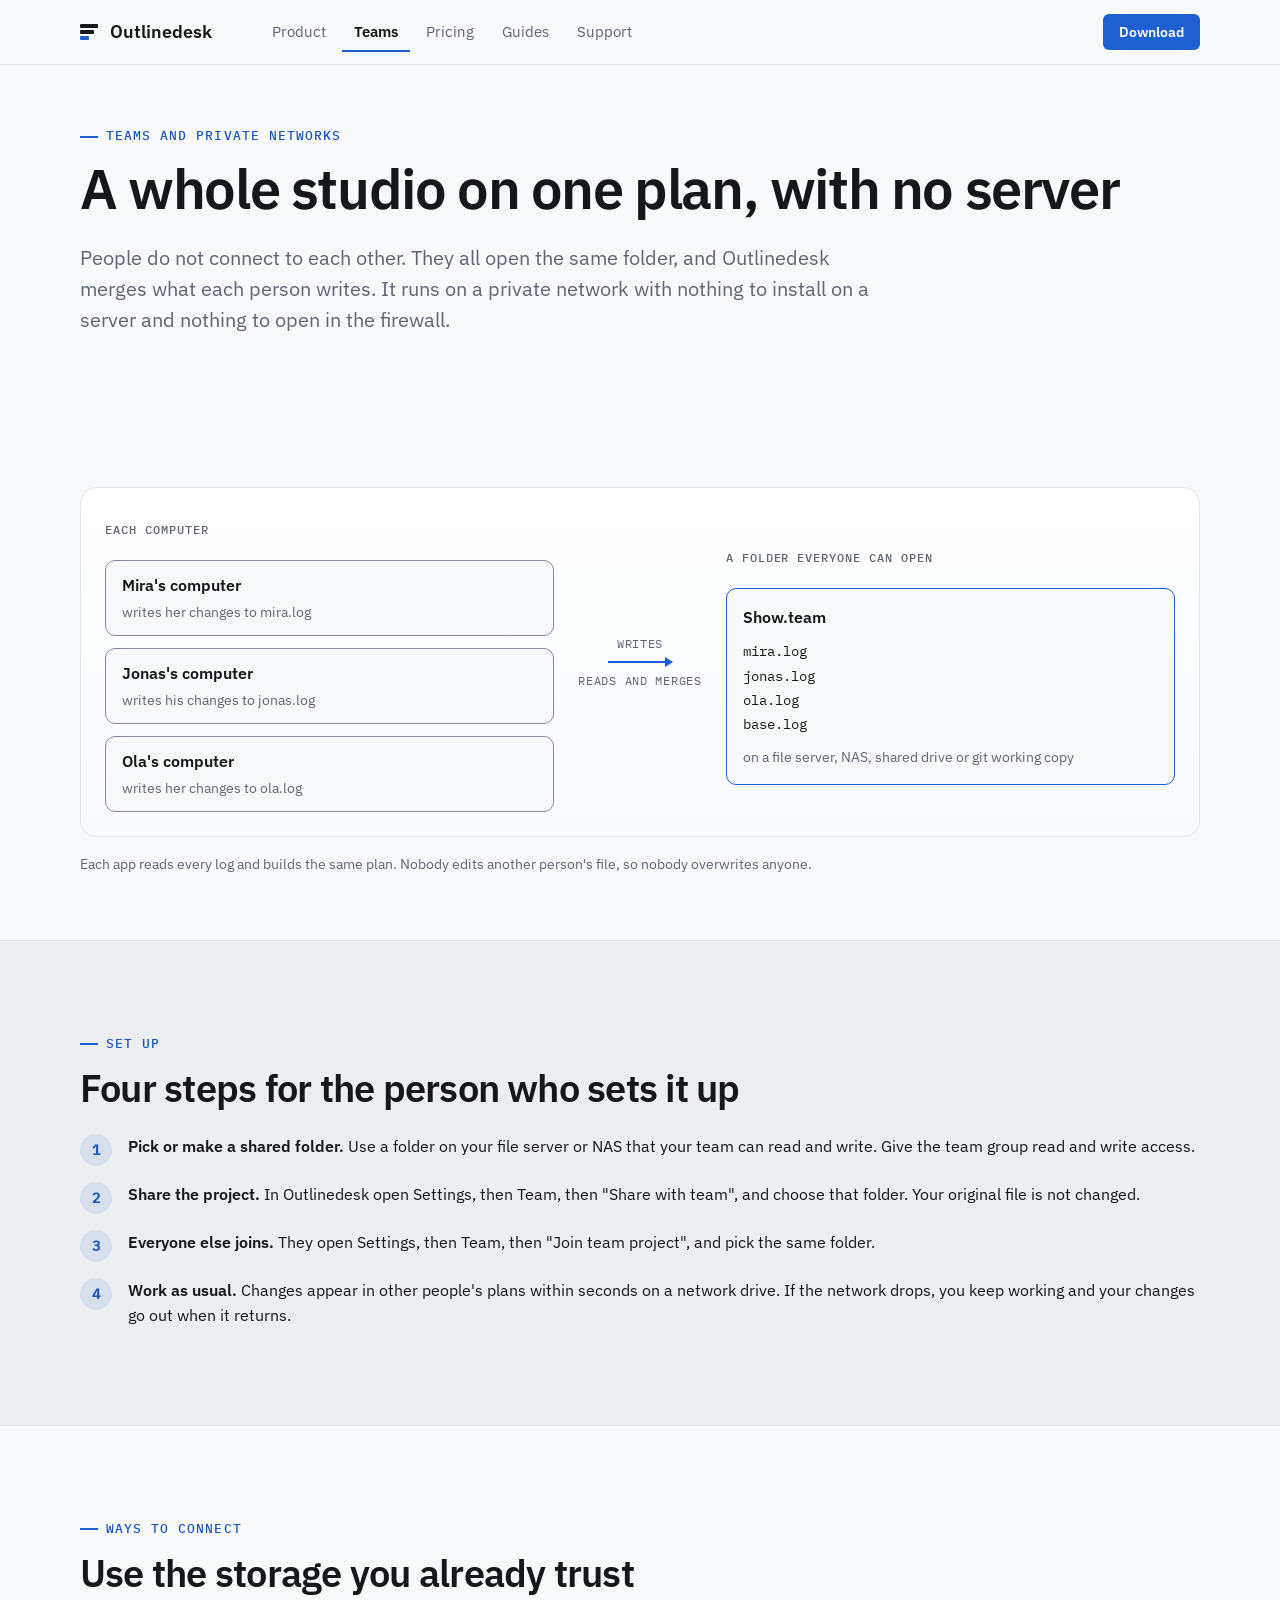
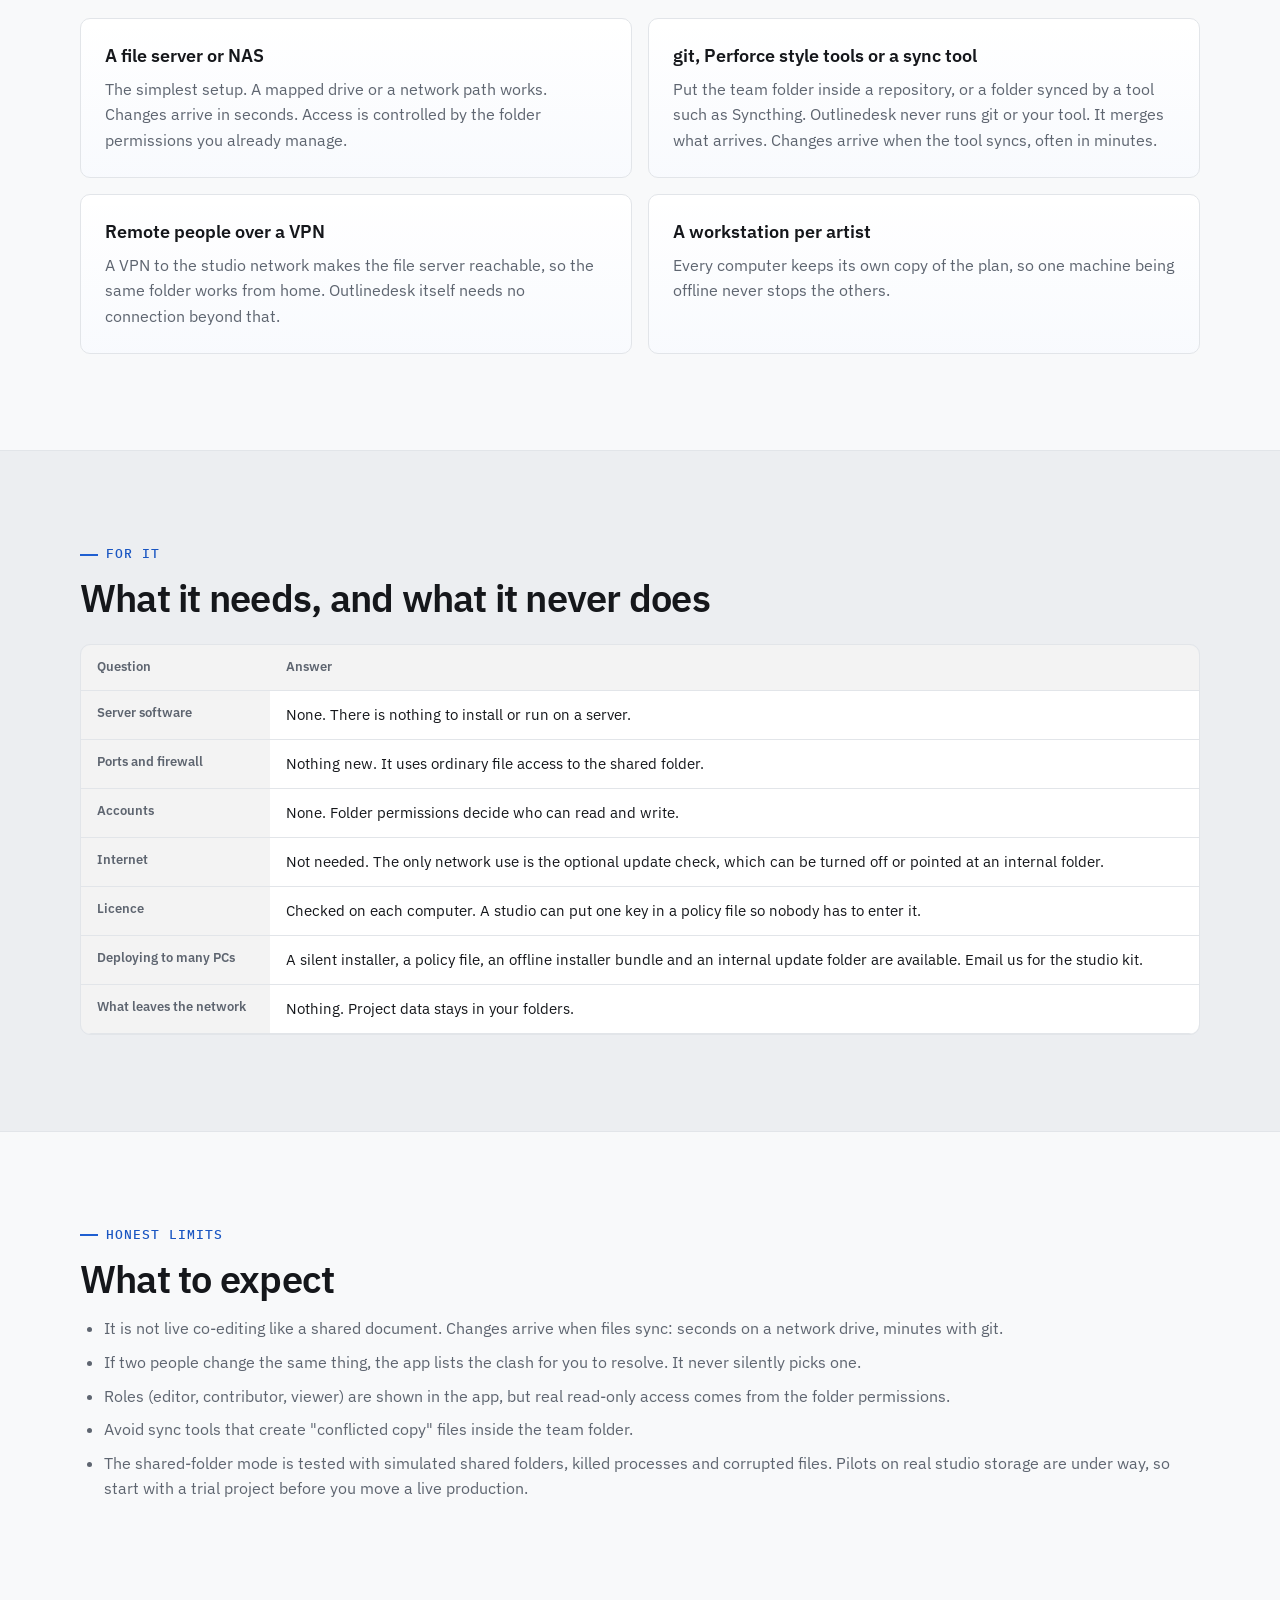
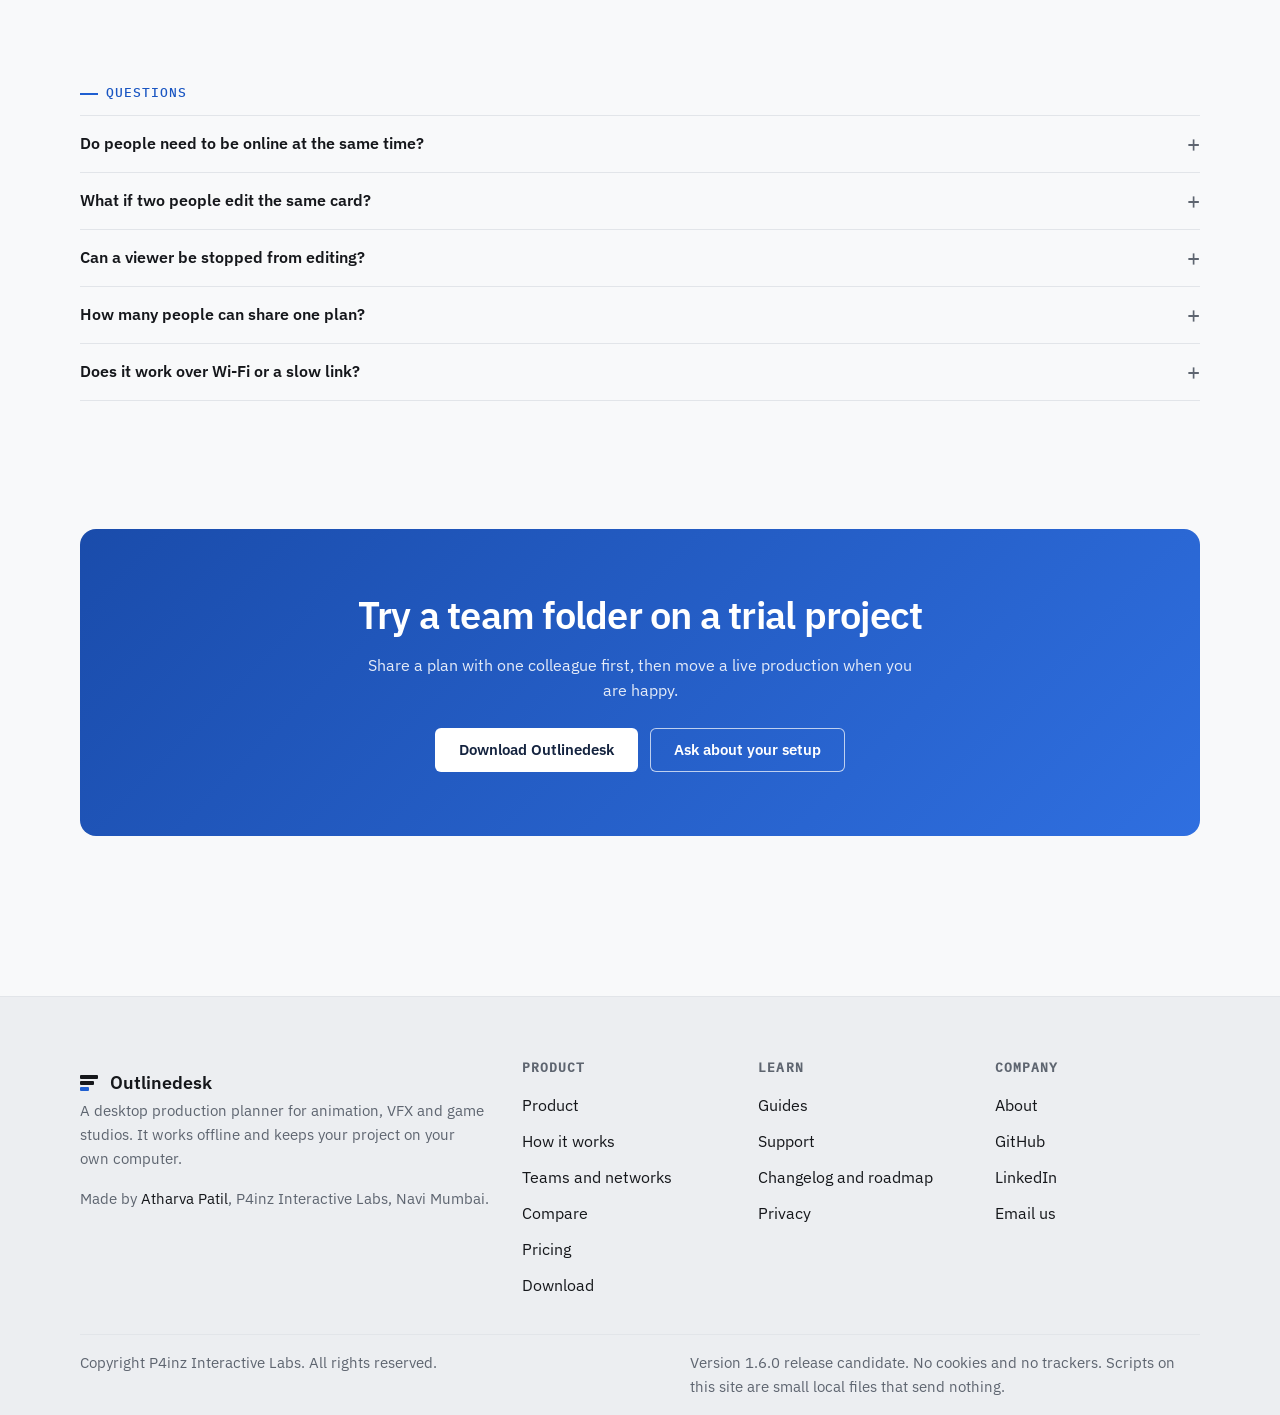
<file: docs/teams.html>
<!doctype html>
<html lang="en"><head><meta charset="utf-8"><meta name="viewport" content="width=device-width, initial-scale=1">
<title>Teams and private networks: how Outlinedesk works for a whole studio</title><meta name="description" content="No server, no account and no open ports. People share a plan through a folder they already have, and Outlinedesk merges the changes. How to set it up on a file server, a NAS, git or a VPN."><meta name="color-scheme" content="light dark">
<meta http-equiv="Content-Security-Policy" content="default-src 'none'; script-src 'self'; style-src 'self'; img-src 'self' data:; font-src 'self'; connect-src 'none'; form-action 'none'; base-uri 'none'; object-src 'none'"><meta name="referrer" content="no-referrer">
<meta property="og:title" content="Teams and private networks: how Outlinedesk works for a whole studio"><meta property="og:description" content="No server, no account and no open ports. People share a plan through a folder they already have, and Outlinedesk merges the changes. How to set it up on a file server, a NAS, git or a VPN."><meta property="og:type" content="website"><meta property="og:image" content="https://p4inz-code.github.io/outlinedesk/img/og.jpg"><meta name="twitter:card" content="summary_large_image">
<link rel="canonical" href="https://p4inz-code.github.io/outlinedesk/teams.html"><meta property="og:url" content="https://p4inz-code.github.io/outlinedesk/teams.html"><meta property="og:site_name" content="Outlinedesk"><meta name="theme-color" content="#1f5fd1"><meta name="author" content="Atharva Patil"><link rel="manifest" href="manifest.webmanifest"><link rel="icon" href="favicon.svg" type="image/svg+xml"><link rel="stylesheet" href="style.css?v=202611032253"><link rel="stylesheet" href="system.css?v=202611032253"><link rel="preload" href="fonts/ibm-plex-sans-latin-400-normal.woff2" as="font" type="font/woff2" crossorigin><link rel="preload" href="fonts/ibm-plex-sans-latin-600-normal.woff2" as="font" type="font/woff2" crossorigin><script src="protect.js?v=202611032253" defer></script></head>
<body><a class="skip" href="#main">Skip to content</a>
<header class="sx-top"><div class="sx-wrap sx-bar"><a class="sx-brand" href="index.html"><span class="mark" aria-hidden="true"><i></i><i></i><i></i></span>Outlinedesk</a><nav class="sx-nav" aria-label="Main"><a href="product.html">Product</a><a href="teams.html" aria-current="page">Teams</a><a href="pricing.html">Pricing</a><a href="docs.html">Guides</a><a href="support.html">Support</a></nav><a class="sx-btn sx-sm sx-act" href="download.html">Download</a></div></header>
<main id="main">
<section class="sx-wrap sx-section sx-tight"><p class="sx-eyebrow">Teams and private networks</p><h1 class="sx-h1">A whole studio on one plan, with no server</h1><p class="sx-lead">People do not connect to each other. They all open the same folder, and Outlinedesk merges what each person writes. It runs on a private network with nothing to install on a server and nothing to open in the firewall.</p></section>
<section class="sx-wrap sx-section sx-tight"><div class="net" aria-label="How people share a plan through a folder">
<div class="net-col"><p class="sx-fig">Each computer</p><div class="net-box"><strong>Mira's computer</strong><span>writes her changes to mira.log</span></div><div class="net-box"><strong>Jonas's computer</strong><span>writes his changes to jonas.log</span></div><div class="net-box"><strong>Ola's computer</strong><span>writes her changes to ola.log</span></div></div>
<div class="net-arrow" aria-hidden="true"><span>writes</span><i></i><span>reads and merges</span></div>
<div class="net-col"><p class="sx-fig">A folder everyone can open</p><div class="net-box net-folder"><strong>Show.team</strong><ul><li>mira.log</li><li>jonas.log</li><li>ola.log</li><li>base.log</li></ul><span>on a file server, NAS, shared drive or git working copy</span></div></div></div>
<p class="sx-note">Each app reads every log and builds the same plan. Nobody edits another person's file, so nobody overwrites anyone.</p></section>
<section class="sx-band"><div class="sx-wrap sx-section"><p class="sx-eyebrow">Set up</p><h2 class="sx-h2">Four steps for the person who sets it up</h2>
<ol class="sx-steps"><li><strong>Pick or make a shared folder.</strong> Use a folder on your file server or NAS that your team can read and write. Give the team group read and write access.</li><li><strong>Share the project.</strong> In Outlinedesk open Settings, then Team, then "Share with team", and choose that folder. Your original file is not changed.</li><li><strong>Everyone else joins.</strong> They open Settings, then Team, then "Join team project", and pick the same folder.</li><li><strong>Work as usual.</strong> Changes appear in other people's plans within seconds on a network drive. If the network drops, you keep working and your changes go out when it returns.</li></ol></div></section>
<section class="sx-wrap sx-section"><p class="sx-eyebrow">Ways to connect</p><h2 class="sx-h2">Use the storage you already trust</h2>
<div class="sx-bento"><article class="sx-card sx-w3"><h3>A file server or NAS</h3><p>The simplest setup. A mapped drive or a network path works. Changes arrive in seconds. Access is controlled by the folder permissions you already manage.</p></article>
<article class="sx-card sx-w3"><h3>git, Perforce style tools or a sync tool</h3><p>Put the team folder inside a repository, or a folder synced by a tool such as Syncthing. Outlinedesk never runs git or your tool. It merges what arrives. Changes arrive when the tool syncs, often in minutes.</p></article>
<article class="sx-card sx-w3"><h3>Remote people over a VPN</h3><p>A VPN to the studio network makes the file server reachable, so the same folder works from home. Outlinedesk itself needs no connection beyond that.</p></article>
<article class="sx-card sx-w3"><h3>A workstation per artist</h3><p>Every computer keeps its own copy of the plan, so one machine being offline never stops the others.</p></article></div></section>
<section class="sx-band"><div class="sx-wrap sx-section"><p class="sx-eyebrow">For IT</p><h2 class="sx-h2">What it needs, and what it never does</h2>
<div class="sx-scroll"><table class="sx-table"><thead><tr><th scope="col">Question</th><th scope="col">Answer</th></tr></thead><tbody>
<tr><th scope="row">Server software</th><td>None. There is nothing to install or run on a server.</td></tr>
<tr><th scope="row">Ports and firewall</th><td>Nothing new. It uses ordinary file access to the shared folder.</td></tr>
<tr><th scope="row">Accounts</th><td>None. Folder permissions decide who can read and write.</td></tr>
<tr><th scope="row">Internet</th><td>Not needed. The only network use is the optional update check, which can be turned off or pointed at an internal folder.</td></tr>
<tr><th scope="row">Licence</th><td>Checked on each computer. A studio can put one key in a policy file so nobody has to enter it.</td></tr>
<tr><th scope="row">Deploying to many PCs</th><td>A silent installer, a policy file, an offline installer bundle and an internal update folder are available. Email us for the studio kit.</td></tr>
<tr><th scope="row">What leaves the network</th><td>Nothing. Project data stays in your folders.</td></tr></tbody></table></div></div></section>
<section class="sx-wrap sx-section"><p class="sx-eyebrow">Honest limits</p><h2 class="sx-h2">What to expect</h2>
<ul class="dl-list"><li>It is not live co-editing like a shared document. Changes arrive when files sync: seconds on a network drive, minutes with git.</li><li>If two people change the same thing, the app lists the clash for you to resolve. It never silently picks one.</li><li>Roles (editor, contributor, viewer) are shown in the app, but real read-only access comes from the folder permissions.</li><li>Avoid sync tools that create "conflicted copy" files inside the team folder.</li><li>The shared-folder mode is tested with simulated shared folders, killed processes and corrupted files. Pilots on real studio storage are under way, so start with a trial project before you move a live production.</li></ul></section>
<section class="sx-wrap sx-section sx-tight"><p class="sx-eyebrow">Questions</p><div class="sx-acc"><details><summary>Do people need to be online at the same time?</summary><p>No. Each person's changes wait in their own log file, and everyone else picks them up the next time they open the plan or the folder syncs.</p></details>
<details><summary>What if two people edit the same card?</summary><p>The app keeps both changes where it can, and lists any real clash so you can choose. Nothing is lost.</p></details>
<details><summary>Can a viewer be stopped from editing?</summary><p>Give them read-only access to the folder. The app then opens the plan read-only for them.</p></details>
<details><summary>How many people can share one plan?</summary><p>Your plan sets the seat count (8 on Team, 25 on Studio, 50 on Large). Seats are counted on trust, and the app shows who has been active.</p></details>
<details><summary>Does it work over Wi-Fi or a slow link?</summary><p>Yes. The logs are small, and your own copy is always local, so a slow link delays sharing but never blocks your work.</p></details></div></section>
<section class="sx-wrap sx-section sx-tight"><div class="sx-ctaband"><h2 class="sx-h2">Try a team folder on a trial project</h2><p>Share a plan with one colleague first, then move a live production when you are happy.</p><div class="sx-actions"><a class="sx-btn" href="download.html">Download Outlinedesk</a><a class="sx-btn sx-2" href="support.html">Ask about your setup</a></div></div></section>
</main>
<footer class="sx-foot"><div class="sx-wrap"><div class="sx-cols">
<div><a class="sx-brand" href="index.html"><span class="mark" aria-hidden="true"><i></i><i></i><i></i></span>Outlinedesk</a><p>A desktop production planner for animation, VFX and game studios. It works offline and keeps your project on your own computer.</p><p>Made by <a href="https://atharvapatil.tech" rel="noopener noreferrer">Atharva Patil</a>, P4inz Interactive Labs, Navi Mumbai.</p></div>
<div><h2>Product</h2><ul><li><a href="product.html">Product</a></li><li><a href="how-it-works.html">How it works</a></li><li><a href="teams.html">Teams and networks</a></li><li><a href="compare.html">Compare</a></li><li><a href="pricing.html">Pricing</a></li><li><a href="download.html">Download</a></li></ul></div>
<div><h2>Learn</h2><ul><li><a href="docs.html">Guides</a></li><li><a href="support.html">Support</a></li><li><a href="changelog.html">Changelog and roadmap</a></li><li><a href="privacy.html">Privacy</a></li></ul></div>
<div><h2>Company</h2><ul><li><a href="about.html">About</a></li><li><a href="https://github.com/p4inz-code" rel="noopener noreferrer">GitHub</a></li><li><a href="https://www.linkedin.com/in/p4inz" rel="noopener noreferrer">LinkedIn</a></li><li><a href="mailto:atharva.patil.cg@gmail.com">Email us</a></li></ul></div>
</div><div class="sx-legal"><p>Copyright P4inz Interactive Labs. All rights reserved.</p><p>Version 1.6.0 release candidate. No cookies and no trackers. Scripts on this site are small local files that send nothing.</p></div></div></footer>
</body></html>
</file>
<file: docs/style.css>
/* Outlinedesk website — static, no scripts, no external fonts. Tokens mirror outlinedesk-tokens.css. */
:root{color-scheme:light dark;
  --font:"IBM Plex Sans","Segoe UI Variable Text","Segoe UI",-apple-system,BlinkMacSystemFont,system-ui,"Noto Sans",sans-serif;
  --mono:"IBM Plex Mono",ui-monospace,"Cascadia Mono","SF Mono",Menlo,Consolas,monospace;
  --bg:#f8f9fa;--panel:#fff;--chrome:#eceef1;--canvas:#eef0f2;--fill:rgba(21,23,27,.05);--line:#e2e5e9;--line-strong:#858c97;
  --text:#15171b;--muted:#5e6570;--accent:#1f5fd1;--accent-ink:#1a56c2;--on-accent:#fff;--accent-soft:rgba(31,95,209,.1);--focus:#1f5fd1;
  --todo:#6b727d;--progress:#0f6fb0;--blocked:#c4302b;--done:#18794e;--critical:#c2410c;--dep:#737a85;
  --t-shot:oklch(.52 .12 215);--t-seq:oklch(.52 .12 255);--t-asset:oklch(.52 .12 155);
  --grid:rgba(21,23,27,.07);--shadow:0 2px 6px rgba(21,23,27,.06),0 24px 60px rgba(21,23,27,.12)}
@media (prefers-color-scheme:dark){:root{
  --bg:#131417;--panel:#18191d;--chrome:#111215;--canvas:#141518;--fill:rgba(236,238,241,.05);--line:#2a2d33;--line-strong:#626976;
  --text:#eceef1;--muted:#9097a2;--accent:#5b9bff;--accent-ink:#7fb0ff;--accent-btn:#2f6fe0;--accent-soft:rgba(91,155,255,.14);--focus:#5b9bff;
  --todo:#9097a2;--progress:#4fb3f0;--blocked:#ff7b72;--done:#4cc38a;--critical:#ff9152;--dep:#626976;
  --t-shot:oklch(.74 .11 215);--t-seq:oklch(.74 .11 255);--t-asset:oklch(.74 .11 155);
  --grid:rgba(236,238,241,.05);--shadow:0 2px 6px rgba(0,0,0,.4),0 24px 60px rgba(0,0,0,.5)}}
@media (prefers-contrast:more){:root{--bg:#000;--panel:#0a0a0a;--chrome:#000;--canvas:#000;--line:#8a8a8a;--line-strong:#cfcfcf;--text:#fff;--muted:#d6d6d6;--accent:#7cc0ff;--accent-ink:#9fd0ff;--accent-btn:#7cc0ff;--on-accent:#000;--focus:#ffd400;color-scheme:dark}}

*{box-sizing:border-box}
html{-webkit-text-size-adjust:100%}
body{margin:0;background:var(--bg);color:var(--text);font:400 16px/1.6 var(--font);-webkit-font-smoothing:antialiased;font-variant-numeric:tabular-nums}
a{color:var(--accent-ink);text-underline-offset:3px}a:hover{color:var(--text)}
:focus-visible{outline:2px solid var(--focus);outline-offset:3px;border-radius:2px}
h1,h2,h3{font-weight:600;text-wrap:balance;margin:0 0 .5em}
h1{font-size:clamp(32px,5.2vw,56px);line-height:1.1;letter-spacing:-.02em}
h2{font-size:clamp(22px,2.4vw,28px);line-height:1.25;letter-spacing:-.01em}
h3{font-size:17px;line-height:1.4}
p,li,dd{text-wrap:pretty}
.wrap{width:min(1200px,100% - 40px);margin-inline:auto}
@media (min-width:1800px){.wrap{width:min(1440px,100% - 80px)}body{font-size:17px}}
.skip{position:absolute;left:-999px;top:8px;background:var(--panel);padding:8px 12px;border-radius:6px;z-index:10}.skip:focus{left:8px}
.quiet{color:var(--muted);font-size:14px}
.lead{font-size:clamp(17px,1.6vw,20px);line-height:1.55;color:var(--muted);max-width:44em}
.eyebrow{font:500 13px/1 var(--mono);letter-spacing:.06em;text-transform:uppercase;color:var(--muted);margin:0 0 16px}
.note{font-size:14px;color:var(--muted);border-top:1px solid var(--line);padding-top:12px;margin-top:20px}

.top{position:sticky;top:0;z-index:5;background:var(--chrome);border-bottom:1px solid var(--line)}
.bar{display:flex;align-items:center;gap:8px 24px;flex-wrap:wrap;min-height:56px;padding-block:8px}
.brand{display:flex;align-items:center;gap:10px;font-weight:600;font-size:17px;color:var(--text);text-decoration:none}
.mark{display:grid;gap:2px;width:18px}.mark i{display:block;height:4px;border-radius:1px;background:var(--text)}.mark i:nth-child(2){width:78%}.mark i:nth-child(3){width:50%;background:var(--accent)}
nav{display:flex;flex-wrap:wrap;gap:2px;margin-left:auto}
nav a{color:var(--muted);text-decoration:none;font-size:15px;padding:8px 12px;border-radius:6px;min-height:40px;display:inline-flex;align-items:center}
nav a:hover{background:var(--fill);color:var(--text)}
nav a[aria-current="page"]{color:var(--text);font-weight:500;box-shadow:inset 0 -2px 0 var(--accent)}
@media (max-width:560px){nav{margin-left:0;width:100%;flex-wrap:wrap;justify-content:space-between;gap:0 2px}nav a{padding:8px;font-size:14px}}

.btn{display:inline-flex;align-items:center;min-height:44px;padding:0 20px;border-radius:6px;background:var(--accent-btn,var(--accent));color:var(--on-accent);font-weight:500;text-decoration:none}
.btn:hover{color:var(--on-accent);filter:brightness(1.08)}
.btn.secondary{background:transparent;color:var(--text);box-shadow:inset 0 0 0 1px var(--line-strong)}.btn.secondary:hover{background:var(--fill);filter:none}
.actions{display:flex;flex-wrap:wrap;gap:12px;margin:28px 0 12px}

.hero{padding:clamp(48px,9vw,120px) 0 40px}
.hero h1{max-width:16em}
.page-head{padding:clamp(40px,7vw,88px) 0 24px}

.shot{margin:0 auto clamp(56px,8vw,112px)}
.shot figcaption{font-size:14px;color:var(--muted);margin-top:12px}
.win{border:1px solid var(--line);border-radius:10px;overflow:hidden;background:var(--panel);box-shadow:var(--shadow);font-size:12px;line-height:16px}
.win-title{height:34px;display:flex;align-items:center;justify-content:center;position:relative;background:var(--chrome);border-bottom:1px solid var(--line);color:var(--muted)}
.win-ctl{position:absolute;right:0;top:0;bottom:0;display:flex}.win-ctl i{width:44px;position:relative}.win-ctl i::after{content:"";position:absolute;left:17px;top:16px;width:10px;height:1px;background:var(--muted)}
.win-tools{height:42px;display:flex;align-items:center;gap:12px;padding:0 12px;border-bottom:1px solid var(--line)}
.seg{display:inline-flex;padding:2px;gap:2px;background:var(--fill);border-radius:6px}.seg>*{padding:3px 10px;border-radius:4px;color:var(--muted);font-weight:400}.seg b{background:var(--panel);color:var(--text);font-weight:500;box-shadow:0 0 0 1px var(--line)}
.pill{padding:3px 10px;border-radius:6px}.pill.crit{color:var(--critical);box-shadow:inset 0 0 0 1px var(--critical);font-weight:500}
.win-body{display:grid;grid-template-columns:240px 1fr;height:clamp(300px,36vw,520px)}
.win-outline{border-right:1px solid var(--line);padding:10px 8px;overflow:hidden}
.win-outline .cap{font-size:11px;font-weight:600;color:var(--muted);margin:0 8px 6px;text-transform:uppercase;letter-spacing:.04em}
.row{margin:0;height:28px;display:flex;align-items:center;gap:8px;padding:0 8px;border-radius:4px;white-space:nowrap;overflow:hidden;text-overflow:ellipsis}
.row::before{content:"";flex:none;width:10px;height:10px;border-radius:50%;box-shadow:inset 0 0 0 2px var(--todo)}
.row.seq::before{border-radius:2px;box-shadow:none;background:var(--t-seq)}
.row.seq{font-weight:500}.row.in{padding-left:28px}
.row.done::before{background:var(--done);box-shadow:none}.row.prog::before{background:linear-gradient(90deg,transparent 50%,var(--progress) 50%);box-shadow:inset 0 0 0 2px var(--progress)}.row.blk::before{box-shadow:inset 0 0 0 2px var(--blocked);background:linear-gradient(45deg,transparent 45%,var(--blocked) 45% 55%,transparent 55%)}
.row.sel{background:var(--accent-soft);box-shadow:inset 2px 0 0 var(--accent);font-weight:500}
.win-canvas{position:relative;background:var(--canvas);background-image:linear-gradient(var(--grid) 1px,transparent 1px),linear-gradient(90deg,var(--grid) 1px,transparent 1px);background-size:24px 24px;overflow:hidden}
.node{position:absolute;width:clamp(150px,17vw,220px);background:var(--panel);border:1px solid var(--line);border-radius:6px;padding:8px 10px 8px 13px;display:grid;gap:3px;box-shadow:inset 3px 0 0 var(--t-seq);z-index:1}
.node small{font-size:10px;color:var(--muted);font-weight:500;letter-spacing:.02em}.node strong{font-size:13px;line-height:17px}
.node.shot{box-shadow:inset 3px 0 0 var(--t-shot)}.node.asset{box-shadow:inset 3px 0 0 var(--t-asset)}
.node.critical{outline:2px solid var(--critical);outline-offset:-1px}
.st{font-style:normal;font-size:11px;display:flex;align-items:center;gap:5px}.st::before{content:"";width:9px;height:9px;border-radius:50%}
.st.prog::before{box-shadow:inset 0 0 0 2px var(--progress);background:linear-gradient(90deg,transparent 50%,var(--progress) 50%)}.st.done::before{background:var(--done)}.st.blk::before{box-shadow:inset 0 0 0 2px var(--blocked);background:linear-gradient(45deg,transparent 45%,var(--blocked) 45% 55%,transparent 55%)}
.n1{left:6%;top:12%}.n2{left:46%;top:6%}.n3{left:46%;top:44%}.n4{left:8%;top:62%}
.edge{position:absolute;height:2px;background:var(--dep);transform-origin:0 50%}
.e1{left:calc(6% + 150px);top:22%;width:calc(40% - 150px)}
.e2{left:calc(6% + 150px);top:30%;width:calc(40% - 150px);transform:rotate(18deg)}
.e3{left:calc(8% + 150px);top:72%;width:calc(38% - 150px);transform:rotate(-14deg)}
.edge.critical{background:var(--critical);height:2.5px}
@media (max-width:760px){.win-body{grid-template-columns:1fr}.win-outline{display:none}.win-tools .pill{display:none}.edge{display:none}.n1{left:4%;top:6%}.n2{left:auto;right:4%;top:30%}.n3{left:4%;top:54%}.n4{display:none}}

.features{padding-bottom:clamp(48px,7vw,96px)}
.grid3{display:grid;grid-template-columns:repeat(auto-fit,minmax(min(100%,300px),1fr));gap:1px;background:var(--line);border:1px solid var(--line);border-radius:10px;overflow:hidden;margin-top:24px}
.grid3>article{background:var(--panel);padding:24px}
.grid3 p{margin:0;color:var(--muted)}
.split,.two{display:grid;grid-template-columns:repeat(auto-fit,minmax(min(100%,420px),1fr));gap:32px 64px;padding-bottom:clamp(56px,8vw,112px)}
.split{border-top:1px solid var(--line);padding-top:clamp(40px,6vw,72px)}

.plans{display:grid;grid-template-columns:repeat(auto-fit,minmax(min(100%,300px),1fr));gap:16px;padding-bottom:56px}
.plan{background:var(--panel);border:1px solid var(--line);border-radius:10px;padding:28px}
.plan.featured{box-shadow:inset 0 0 0 2px var(--accent);border-color:transparent}
.plan h2{font-size:20px}
.price{font-size:40px;line-height:1;font-weight:600;letter-spacing:-.02em;margin:12px 0}.price span{font-size:16px;font-weight:400;color:var(--muted);letter-spacing:0}
.plan ul{padding:0;list-style:none;margin:16px 0;display:grid;gap:6px;border-top:1px solid var(--line);padding-top:16px}
.plan li{padding-left:22px;position:relative}.plan li::before{content:"";position:absolute;left:2px;top:.55em;width:10px;height:5px;border-left:2px solid var(--done);border-bottom:2px solid var(--done);transform:rotate(-45deg)}
.steps{padding-left:0;list-style:none;counter-reset:s;display:grid;gap:12px}
.steps li{counter-increment:s;position:relative;padding-left:44px;min-height:32px}
.steps li::before{content:counter(s);position:absolute;left:0;top:0;font:500 13px/28px var(--mono);width:28px;height:28px;text-align:center;border-radius:50%;box-shadow:inset 0 0 0 1px var(--line-strong)}
table{width:100%;border-collapse:collapse;font-size:15px;background:var(--panel);border:1px solid var(--line);border-radius:10px;overflow:hidden}
th,td{text-align:left;vertical-align:top;padding:12px 14px;border-top:1px solid var(--line)}th{font-size:13px;color:var(--muted);font-weight:600;background:var(--fill);border-top:0}
td:first-child{white-space:nowrap;font-weight:500}
@media (max-width:480px){td:first-child{white-space:normal}}

.os{margin-bottom:56px}
.box{background:var(--panel);border:1px solid var(--line);border-radius:10px;padding:24px}
.faq{padding-bottom:96px;max-width:820px}
details{border-top:1px solid var(--line);padding:4px 0}details:last-child{border-bottom:1px solid var(--line)}
summary{cursor:pointer;font-weight:500;min-height:48px;display:flex;align-items:center;list-style:none;gap:12px}summary::-webkit-details-marker{display:none}
summary::before{content:"";flex:none;width:8px;height:8px;border-right:2px solid var(--muted);border-bottom:2px solid var(--muted);transform:rotate(-45deg);transition:transform .12s}
details[open] summary::before{transform:rotate(45deg)}
details p{margin:0 0 16px 20px;color:var(--muted)}
.facts{display:grid;grid-template-columns:minmax(140px,220px) 1fr;gap:0;max-width:880px;border-top:1px solid var(--line);margin:0}
.facts dt,.facts dd{margin:0;padding:16px 0;border-bottom:1px solid var(--line)}.facts dt{font-weight:600}.facts dd{color:var(--muted)}
@media (max-width:560px){.facts{grid-template-columns:1fr}.facts dt{border-bottom:0;padding-bottom:0}}
.nf{min-height:50vh}.nf .code{font:500 15px var(--mono);color:var(--muted);margin:0 0 12px}

.foot{border-top:1px solid var(--line);background:var(--chrome);padding:28px 0;font-size:14px;margin-top:auto}
.foot .cols{display:flex;flex-wrap:wrap;justify-content:space-between;gap:8px 32px}.foot p{margin:0}
@media (prefers-reduced-motion:reduce){*{transition:none!important}}

/* home page sections: how it works, spreadsheet comparison, price tiles, closing call to action */
.how,.vs,.pricetiles{padding-bottom:clamp(40px,6vw,80px)}
.steps3{list-style:none;margin:0;padding:0;display:grid;grid-template-columns:repeat(auto-fit,minmax(min(100%,260px),1fr));gap:16px;counter-reset:s}
.steps3 li{counter-increment:s;background:var(--panel);border:1px solid var(--line);border-radius:10px;padding:24px;position:relative}
.steps3 li::before{content:counter(s);display:inline-grid;place-items:center;width:28px;height:28px;border-radius:50%;background:var(--accent-soft);color:var(--accent-ink);font:600 14px/1 var(--mono);margin-bottom:12px}
.steps3 p{margin:0;color:var(--muted)}
.tw{overflow-x:auto;border:1px solid var(--line);border-radius:10px;background:var(--panel);margin:16px 0}
.vs table{border-collapse:collapse;width:100%;min-width:560px;font-size:15px}
.vs th,.vs td{border-bottom:1px solid var(--line);padding:12px 16px;text-align:left;vertical-align:top}
.vs thead th{background:var(--fill);font-weight:600}
.vs tbody th{font-weight:600;width:20%}
.vs tbody td:last-child{background:var(--accent-soft)}
.vs tr:last-child th,.vs tr:last-child td{border-bottom:0}
.amt{font:600 28px/1.2 var(--mono);margin:0 0 8px;color:var(--text)}.amt span{font:400 14px var(--font);color:var(--muted)}
.cta{text-align:center;padding:clamp(40px,6vw,80px) 0;border-top:1px solid var(--line)}
.cta .lead{margin-inline:auto}.cta .actions{justify-content:center}

/* real screenshots */
.shot.real{margin:0 auto 48px}.shot.real picture,.gal picture{display:block}
.shot.real img,.gal img{display:block;width:100%;height:auto;border:1px solid var(--line);border-radius:10px;box-shadow:var(--shadow);background:var(--panel)}
.shot.real figcaption,.gal figcaption{color:var(--muted);font-size:14px;margin-top:10px}
.gallery{padding-bottom:clamp(40px,6vw,80px)}
.gal{display:grid;grid-template-columns:repeat(auto-fit,minmax(min(100%,420px),1fr));gap:24px}
.gal figure{margin:0}.gal .wide{grid-column:1 / -1}

/* pricing: plan types, seat slider, motion. Motion is short and switched off for people who ask for less of it. */
.toggle{display:inline-flex;border:1px solid var(--line-strong);border-radius:8px;overflow:hidden;margin-top:8px;background:var(--panel)}
.toggle button{appearance:none;border:0;background:transparent;color:var(--text);font:500 15px/1 var(--font);padding:12px 20px;min-height:44px;cursor:pointer;transition:background .18s,color .18s}
.toggle button+button{border-left:1px solid var(--line-strong)}
.toggle button small{font-weight:400;color:var(--muted);margin-left:6px}
.toggle button:hover{background:var(--fill)}
.toggle button[aria-pressed="true"]{background:var(--accent-btn,var(--accent));color:var(--on-accent)}
.toggle button[aria-pressed="true"] small{color:inherit;opacity:.85}
.types{display:grid;grid-template-columns:repeat(auto-fit,minmax(min(100%,300px),1fr));gap:20px;padding-bottom:clamp(40px,6vw,72px);align-items:stretch}
.ptype{background:var(--panel);border:1px solid var(--line);border-radius:12px;padding:24px;display:flex;flex-direction:column;gap:12px;transition:transform .2s ease,box-shadow .2s ease,border-color .2s}
.ptype:hover{transform:translateY(-3px);box-shadow:var(--shadow);border-color:var(--line-strong)}
.ptype h2{margin:0}.ptype .who{margin:0;color:var(--muted)}
.ptype-main{border-color:var(--accent);box-shadow:0 0 0 1px var(--accent) inset}
.big{font:600 34px/1.15 var(--mono);margin:4px 0 0;letter-spacing:-.02em}
.big .per{font:400 15px var(--font);color:var(--muted);letter-spacing:0}
.tick{list-style:none;margin:0;padding:0;display:grid;gap:6px}
.tick li{padding-left:22px;position:relative}
.tick li::before{content:"";position:absolute;left:2px;top:.5em;width:10px;height:6px;border-left:2px solid var(--done);border-bottom:2px solid var(--done);transform:rotate(-45deg)}
.sub{border-top:1px solid var(--line);padding-top:12px;margin-top:auto}.sub h3{margin:0 0 4px;font-size:15px}.sub p{margin:0;color:var(--muted);font-size:15px}
.seats{display:grid;gap:8px}.seats output{font:600 18px var(--mono)}
.sr{position:absolute;left:-999px}
input[type=range]{width:100%;height:28px;accent-color:var(--accent);cursor:pointer;margin:0}
.chips{display:flex;flex-wrap:wrap;gap:8px}
.chips button{appearance:none;min-width:44px;min-height:36px;padding:0 12px;border:1px solid var(--line-strong);border-radius:999px;background:transparent;color:var(--text);font:500 14px var(--mono);cursor:pointer;transition:background .15s,transform .15s}
.chips button:hover{background:var(--fill);transform:translateY(-1px)}
.chips button[aria-pressed="true"]{background:var(--accent-soft);border-color:var(--accent);color:var(--accent-ink)}
.rec{background:var(--accent-soft);border-radius:10px;padding:16px;display:grid;gap:4px}
.rec p{margin:0}.recname{font:600 13px var(--mono);letter-spacing:.06em;text-transform:uppercase;color:var(--accent-ink)}
.fine{margin:0;color:var(--muted);font-size:14px}
.bump{animation:bump .35s ease}
@keyframes bump{0%{transform:translateY(6px);opacity:.2}100%{transform:none;opacity:1}}
.js .rise{animation:rise .55s cubic-bezier(.2,.7,.2,1) both}
.types .rise:nth-child(2){animation-delay:.08s}.types .rise:nth-child(3){animation-delay:.16s}
@keyframes rise{from{opacity:0;transform:translateY(14px)}to{opacity:1;transform:none}}
.full{padding-bottom:clamp(32px,5vw,56px)}
.fulllist summary{cursor:pointer;font-weight:600;padding:12px 0}
.fulllist .tw{overflow-x:auto;border:1px solid var(--line);border-radius:10px;background:var(--panel);margin:8px 0}
.fulllist table{border-collapse:collapse;width:100%;min-width:520px;font-size:15px}.fulllist th,.fulllist td{border-bottom:1px solid var(--line);padding:10px 14px;text-align:left}
@media (prefers-reduced-motion:reduce){*,*::before,*::after{animation:none!important;transition:none!important;scroll-behavior:auto!important}}
</file>
<file: docs/system.css>
/* IBM Plex, served from this site (OFL licence in fonts/) */
@font-face { font-family: "IBM Plex Sans"; font-style: normal; font-weight: 400; font-display: swap; src: url("fonts/ibm-plex-sans-latin-400-normal.woff2") format("woff2"); unicode-range: U+0000-00FF,U+0131,U+0152-0153,U+02BB-02BC,U+02C6,U+02DA,U+02DC,U+0304,U+0308,U+0329,U+2000-206F,U+20AC,U+2122,U+2191,U+2193,U+2212,U+2215,U+FEFF,U+FFFD; }
@font-face { font-family: "IBM Plex Sans"; font-style: normal; font-weight: 500; font-display: swap; src: url("fonts/ibm-plex-sans-latin-500-normal.woff2") format("woff2"); unicode-range: U+0000-00FF,U+0131,U+0152-0153,U+02BB-02BC,U+02C6,U+02DA,U+02DC,U+0304,U+0308,U+0329,U+2000-206F,U+20AC,U+2122,U+2191,U+2193,U+2212,U+2215,U+FEFF,U+FFFD; }
@font-face { font-family: "IBM Plex Sans"; font-style: normal; font-weight: 600; font-display: swap; src: url("fonts/ibm-plex-sans-latin-600-normal.woff2") format("woff2"); unicode-range: U+0000-00FF,U+0131,U+0152-0153,U+02BB-02BC,U+02C6,U+02DA,U+02DC,U+0304,U+0308,U+0329,U+2000-206F,U+20AC,U+2122,U+2191,U+2193,U+2212,U+2215,U+FEFF,U+FFFD; }
@font-face { font-family: "IBM Plex Mono"; font-style: normal; font-weight: 400; font-display: swap; src: url("fonts/ibm-plex-mono-latin-400-normal.woff2") format("woff2"); unicode-range: U+0000-00FF,U+0131,U+0152-0153,U+02BB-02BC,U+02C6,U+02DA,U+02DC,U+0304,U+0308,U+0329,U+2000-206F,U+20AC,U+2122,U+2191,U+2193,U+2212,U+2215,U+FEFF,U+FFFD; }
@font-face { font-family: "IBM Plex Mono"; font-style: normal; font-weight: 500; font-display: swap; src: url("fonts/ibm-plex-mono-latin-500-normal.woff2") format("woff2"); unicode-range: U+0000-00FF,U+0131,U+0152-0153,U+02BB-02BC,U+02C6,U+02DA,U+02DC,U+0304,U+0308,U+0329,U+2000-206F,U+20AC,U+2122,U+2191,U+2193,U+2212,U+2215,U+FEFF,U+FFFD; }
/* Outlinedesk site design system, layer 2. Tokens and components used by every redesigned page.
   Colours come from the theme tokens in style.css (light and dark). Components are prefixed sx- so they never collide with older rules.
   Spacing scale 4 8 12 16 24 32 48 64 96. Type scale 12 14 16 18 20 24 32 44 56. Radius 6 10 16. Motion 120 200 320 ms. */
:root{
  --s1:4px;--s2:8px;--s3:12px;--s4:16px;--s5:24px;--s6:32px;--s7:48px;--s8:64px;--s9:96px;
  --r1:6px;--r2:10px;--r3:16px;
  --d1:120ms;--d2:200ms;--d3:320ms;--ease:cubic-bezier(.2,.7,.2,1);
  --maxw:1120px;
  --brand-grad:linear-gradient(135deg,#1f5fd1 0%,#4b7bec 55%,#6aa7ff 100%);
}
.sx-wrap{width:min(var(--maxw),100% - 2*var(--s5));margin-inline:auto}

/* top bar: brand, links, one primary action */
.sx-top{position:sticky;top:0;z-index:20;background:color-mix(in srgb,var(--bg) 92%,transparent);border-bottom:1px solid var(--line);backdrop-filter:saturate(1.4) blur(8px)}
.sx-top .sx-bar{display:flex;align-items:center;gap:var(--s3) var(--s6);min-height:64px;flex-wrap:wrap}
.sx-brand{display:inline-flex;align-items:center;gap:var(--s3);font:600 18px/1 var(--font);color:var(--text);text-decoration:none;min-height:44px}
.sx-brand:hover{color:var(--text)}
.sx-top .sx-nav{display:flex;gap:var(--s1);margin-left:var(--s4);flex:1;flex-wrap:wrap}
.sx-top .sx-nav a{display:inline-flex;align-items:center;min-height:40px;padding:0 var(--s3);border-radius:var(--r1);color:var(--muted);font-size:15px;text-decoration:none;transition:background var(--d1),color var(--d1);box-shadow:none}
.sx-top .sx-nav a:hover{background:var(--fill);color:var(--text)}
.sx-top .sx-nav a[aria-current="page"]{color:var(--text);font-weight:600;box-shadow:inset 0 -2px 0 var(--accent);border-radius:0}
.sx-top .sx-act{margin-left:auto}
@media (max-width:720px){
  .sx-top .sx-bar{gap:0 var(--s3);min-height:56px;padding-block:var(--s2)}
  .sx-top .sx-nav{order:3;width:100%;margin-left:0;justify-content:space-between;gap:0;border-top:1px solid var(--line);padding-top:var(--s1)}
  .sx-top .sx-nav a{padding:0 var(--s2);font-size:14px;min-height:44px}
}

/* buttons */
.sx-btn{display:inline-flex;align-items:center;justify-content:center;gap:var(--s2);min-height:44px;padding:0 var(--s5);border:0;border-radius:var(--r1);font:600 15px/1 var(--font);text-decoration:none;cursor:pointer;background:var(--accent-btn,var(--accent));color:var(--on-accent);transition:transform var(--d1) var(--ease),filter var(--d1),box-shadow var(--d1)}
.sx-btn:hover{color:var(--on-accent);filter:brightness(1.08);transform:translateY(-1px)}
.sx-btn:active{transform:none}
.sx-btn.sx-2{background:transparent;color:var(--text);box-shadow:inset 0 0 0 1px var(--line-strong)}
.sx-btn.sx-2:hover{background:var(--fill);color:var(--text);filter:none}
.sx-btn.sx-sm{min-height:36px;padding:0 var(--s4);font-size:14px}
.sx-btn:disabled{opacity:.5;cursor:not-allowed;transform:none}

/* footer: four columns and a legal row */
.sx-foot{border-top:1px solid var(--line);background:var(--chrome);margin-top:var(--s9)}
.sx-foot .sx-cols{display:grid;grid-template-columns:2fr 1fr 1fr 1fr;gap:var(--s6);padding-block:var(--s8) var(--s6)}
.sx-foot h2{font:600 13px/1 var(--mono);letter-spacing:.08em;text-transform:uppercase;color:var(--muted);margin:0 0 var(--s4)}
.sx-foot ul{list-style:none;margin:0;padding:0;display:grid;gap:var(--s1)}
.sx-foot a{display:inline-flex;align-items:center;min-height:32px;color:var(--text);text-decoration:none}
.sx-foot a:hover{color:var(--accent-ink);text-decoration:underline}
.sx-foot p{margin:0 0 var(--s3);color:var(--muted);font-size:15px;max-width:34em}
.sx-legal{border-top:1px solid var(--line);padding-block:var(--s4);display:flex;flex-wrap:wrap;gap:var(--s2) var(--s5);justify-content:space-between;color:var(--muted);font-size:14px}
.sx-legal p{margin:0}
@media (max-width:820px){.sx-foot .sx-cols{grid-template-columns:1fr 1fr}.sx-foot .sx-cols>:first-child{grid-column:1 / -1}}
@media (max-width:420px){.sx-foot .sx-cols{grid-template-columns:1fr}}

/* sections and text */
.sx-section{padding-block:var(--s9)}
.sx-section.sx-tight{padding-block:var(--s8)}
.sx-eyebrow{font:500 13px/1 var(--mono);letter-spacing:.08em;text-transform:uppercase;color:var(--accent-ink);margin:0 0 var(--s4)}
.sx-h1{font-size:clamp(34px,5.4vw,56px);line-height:1.08;letter-spacing:-.025em;font-weight:650;margin:0 0 var(--s5);text-wrap:balance}
.sx-h2{font-size:clamp(26px,3.4vw,38px);line-height:1.15;letter-spacing:-.02em;font-weight:650;margin:0 0 var(--s4);text-wrap:balance}
.sx-lead{font-size:clamp(17px,1.7vw,20px);line-height:1.55;color:var(--muted);max-width:40em;margin:0 0 var(--s5)}
.sx-actions{display:flex;flex-wrap:wrap;gap:var(--s3);margin-top:var(--s5)}
.sx-center{text-align:center}.sx-center .sx-lead{margin-inline:auto}.sx-center .sx-actions{justify-content:center}

/* hero with the product beside it */
.sx-hero{display:grid;grid-template-columns:minmax(0,1fr) minmax(0,1.15fr);gap:var(--s7);align-items:center;padding-block:var(--s9) var(--s8)}
.sx-hero .sx-media{margin:0}
@media (max-width:960px){.sx-hero{grid-template-columns:1fr;padding-block:var(--s7)}}
.sx-media img{display:block;width:100%;height:auto;border:1px solid var(--line);border-radius:var(--r2);box-shadow:var(--shadow);background:var(--panel)}
.sx-media figcaption{color:var(--muted);font-size:14px;margin-top:var(--s3)}

/* feature row: text and a screenshot, alternating */
.sx-feature{display:grid;grid-template-columns:minmax(0,1fr) minmax(0,1.2fr);gap:var(--s7);align-items:center;padding-block:var(--s7)}
.sx-feature:nth-of-type(even) .sx-text{order:2}
@media (max-width:900px){.sx-feature{grid-template-columns:1fr}.sx-feature:nth-of-type(even) .sx-text{order:0}}
.sx-feature h3{font-size:26px;line-height:1.2;margin:0 0 var(--s3)}
.sx-feature p{color:var(--muted);margin:0 0 var(--s3)}
.sx-not{font-size:14px;color:var(--muted);border-left:2px solid var(--line-strong);padding-left:var(--s3)}

/* cards and a bento grid */
.sx-card{background:var(--panel);border:1px solid var(--line);border-radius:var(--r2);padding:var(--s5);transition:transform var(--d2) var(--ease),box-shadow var(--d2),border-color var(--d2)}
.sx-card:hover{transform:translateY(-2px);box-shadow:var(--shadow);border-color:var(--line-strong)}
.sx-card h3{margin:0 0 var(--s2);font-size:18px}.sx-card p{margin:0;color:var(--muted)}
.sx-bento{display:grid;grid-template-columns:repeat(6,minmax(0,1fr));gap:var(--s4)}
.sx-bento>*{grid-column:span 2}.sx-bento>.sx-w3{grid-column:span 3}.sx-bento>.sx-w4{grid-column:span 4}
@media (max-width:900px){.sx-bento{grid-template-columns:repeat(2,minmax(0,1fr))}.sx-bento>*,.sx-bento>.sx-w3,.sx-bento>.sx-w4{grid-column:span 1}}
@media (max-width:560px){.sx-bento{grid-template-columns:1fr}}
.sx-badge{display:inline-flex;align-items:center;min-height:24px;padding:0 var(--s2);border-radius:999px;background:var(--accent-soft);color:var(--accent-ink);font:500 12px/1 var(--mono);letter-spacing:.04em}
.sx-callout{border:1px solid var(--line);border-left:3px solid var(--accent);border-radius:var(--r1);background:var(--panel);padding:var(--s4) var(--s5);margin:var(--s4) 0}
.sx-callout p{margin:0}.sx-callout p+p{margin-top:var(--s2)}

/* tables, steps, accordion, code */
.sx-table{width:100%;border-collapse:collapse;background:var(--panel);border:1px solid var(--line);font-size:15px}
.sx-table th,.sx-table td{padding:var(--s3) var(--s4);border-bottom:1px solid var(--line);text-align:left;vertical-align:top}
.sx-table thead th{background:var(--fill);font-weight:600}
.sx-scroll{overflow-x:auto;border-radius:var(--r2);border:1px solid var(--line)}
.sx-scroll .sx-table{border:0;min-width:520px}
.sx-steps{list-style:none;margin:0;padding:0;display:grid;gap:var(--s4);counter-reset:sx}
.sx-steps li{counter-increment:sx;position:relative;padding-left:48px;min-height:32px}
.sx-steps li::before{content:counter(sx);position:absolute;left:0;top:0;width:32px;height:32px;border-radius:50%;background:var(--accent-soft);color:var(--accent-ink);font:600 14px/32px var(--mono);text-align:center}
.sx-acc details{border-bottom:1px solid var(--line)}
.sx-acc summary{cursor:pointer;list-style:none;display:flex;align-items:center;justify-content:space-between;gap:var(--s4);min-height:56px;font-weight:600}
.sx-acc summary::-webkit-details-marker{display:none}
.sx-acc summary::after{content:"+";font:400 22px/1 var(--mono);color:var(--muted);transition:transform var(--d2) var(--ease)}
.sx-acc details[open] summary::after{transform:rotate(45deg)}
.sx-acc details>*:not(summary){padding-bottom:var(--s4);margin:0;color:var(--muted)}
.sx-code{display:flex;align-items:center;gap:var(--s3);justify-content:space-between;background:var(--chrome);border:1px solid var(--line);border-radius:var(--r1);padding:var(--s2) var(--s2) var(--s2) var(--s4);font:400 14px/1.5 var(--mono);overflow-x:auto}
.sx-code code{white-space:nowrap}

/* motion: a short rise on load, off for people who ask for less */
.js .sx-rise{animation:sx-rise .5s var(--ease) both}
@keyframes sx-rise{from{opacity:0;transform:translateY(12px)}to{opacity:1;transform:none}}
@media (prefers-reduced-motion:reduce){.sx-btn,.sx-card,.sx-acc summary::after,.sx-top .sx-nav a{transition:none}.js .sx-rise{animation:none}}

/* row 2 of a feature pair swaps the column widths along with the order, so the picture is always the wide column */
@media (min-width:901px){.sx-feature:nth-of-type(even){grid-template-columns:minmax(0,1.2fr) minmax(0,1fr)}}
/* components inside a section are spaced by one rule, never by each component's own margin */
.sx-section>*+*{margin-top:var(--s5)}
.sx-section>.sx-eyebrow+*{margin-top:0}
.sx-section>.sx-feature,.sx-section>.sx-feature+.sx-feature{margin-top:0}

/* ---------- redesign components (home and product pages) ---------- */
.sx-band{background:var(--chrome);border-block:1px solid var(--line)}
.sx-hero2{text-align:center;padding-block:var(--s9) var(--s6)}
.sx-hero2 .sx-h1{font-size:clamp(38px,6.6vw,76px);line-height:1.04;letter-spacing:-.035em;max-width:14em;margin-inline:auto}
.sx-hero2 .sx-lead{margin-inline:auto;max-width:36em}
.sx-hero2 .sx-actions{justify-content:center}
.sx-note{color:var(--muted);font-size:14px;margin:var(--s4) 0 0}
.sx-stage{position:relative;padding:0 0 var(--s8)}
.sx-stage::before{content:"";position:absolute;inset:8% 4% 0;background:radial-gradient(60% 60% at 50% 40%,var(--accent-soft),transparent 70%);filter:blur(28px);z-index:0}
.sx-stage figure{position:relative;margin:0;z-index:1}
.sx-stage img{display:block;width:100%;height:auto;border:1px solid var(--line);border-radius:var(--r3);box-shadow:0 30px 80px rgba(8,12,24,.28),0 2px 6px rgba(8,12,24,.12);background:var(--panel)}
.sx-fig{font:500 12px/1 var(--mono);letter-spacing:.08em;text-transform:uppercase;color:var(--muted)}
.sx-stage figcaption{margin-top:var(--s3);text-align:left}
.sx-trio{display:grid;grid-template-columns:repeat(3,minmax(0,1fr));gap:var(--s5)}
.sx-trio>div{border-top:1px solid var(--line-strong);padding-top:var(--s4)}
.sx-trio h3{font-size:20px;margin:var(--s3) 0 var(--s2)}.sx-trio p{margin:0;color:var(--muted)}
@media (max-width:820px){.sx-trio{grid-template-columns:1fr}}
/* use-case tabs, no script: radios drive the panels */
.sx-tabs{position:relative}
.sx-tabs>input{position:absolute;opacity:0;pointer-events:none}
.sx-tablist{display:flex;flex-wrap:wrap;gap:var(--s2);margin:var(--s5) 0}
.sx-tablist label{display:inline-flex;align-items:center;min-height:44px;padding:0 var(--s5);border:1px solid var(--line-strong);border-radius:999px;cursor:pointer;font-weight:500;color:var(--text);transition:background var(--d1),color var(--d1),border-color var(--d1)}
.sx-tablist label:hover{background:var(--fill)}
.sx-panels>*{display:none;grid-template-columns:minmax(0,1fr) minmax(0,1.25fr);gap:var(--s7);align-items:center}
.sx-panels h3{font-size:clamp(22px,2.6vw,30px);line-height:1.2;margin:0 0 var(--s4)}
.sx-panels ul{margin:0 0 var(--s4);padding:0;list-style:none;display:grid;gap:var(--s3)}
.sx-panels li{position:relative;padding-left:28px;color:var(--muted)}
.sx-panels li::before{content:"";position:absolute;left:2px;top:.55em;width:11px;height:6px;border-left:2px solid var(--done);border-bottom:2px solid var(--done);transform:rotate(-45deg)}
.sx-panels figure{margin:0}.sx-panels img{display:block;width:100%;height:auto;border:1px solid var(--line);border-radius:var(--r2);box-shadow:var(--shadow);background:var(--panel)}
@media (max-width:900px){.sx-panels>*{grid-template-columns:1fr;gap:var(--s5)}}
.sx-tabs>input:nth-of-type(1):checked~.sx-tablist label:nth-child(1),.sx-tabs>input:nth-of-type(2):checked~.sx-tablist label:nth-child(2),.sx-tabs>input:nth-of-type(3):checked~.sx-tablist label:nth-child(3),.sx-tabs>input:nth-of-type(4):checked~.sx-tablist label:nth-child(4){background:var(--accent-btn,var(--accent));border-color:transparent;color:var(--on-accent)}
.sx-tabs>input:nth-of-type(1):checked~.sx-panels>:nth-child(1),.sx-tabs>input:nth-of-type(2):checked~.sx-panels>:nth-child(2),.sx-tabs>input:nth-of-type(3):checked~.sx-panels>:nth-child(3),.sx-tabs>input:nth-of-type(4):checked~.sx-panels>:nth-child(4){display:grid;animation:sx-rise .4s var(--ease) both}
.sx-tabs>input:nth-of-type(1):focus-visible~.sx-tablist label:nth-child(1),.sx-tabs>input:nth-of-type(2):focus-visible~.sx-tablist label:nth-child(2),.sx-tabs>input:nth-of-type(3):focus-visible~.sx-tablist label:nth-child(3),.sx-tabs>input:nth-of-type(4):focus-visible~.sx-tablist label:nth-child(4){outline:2px solid var(--focus);outline-offset:3px}
.sx-prices{display:grid;grid-template-columns:repeat(3,minmax(0,1fr));gap:var(--s4)}
.sx-prices .sx-card{display:flex;flex-direction:column;gap:var(--s2)}
.sx-amt{font:600 34px/1.15 var(--mono);letter-spacing:-.02em;margin:var(--s2) 0 0}.sx-amt span{font:400 15px var(--font);color:var(--muted);letter-spacing:0}
@media (max-width:820px){.sx-prices{grid-template-columns:1fr}}
.sx-ctaband{border-radius:var(--r3);padding:var(--s8) var(--s5);text-align:center;background:var(--brand-grad);color:#fff}
.sx-ctaband .sx-h2{color:#fff;margin-inline:auto;max-width:18em}.sx-ctaband p{color:rgba(255,255,255,.88);max-width:34em;margin:0 auto var(--s5)}
.sx-ctaband .sx-actions{justify-content:center}
.sx-ctaband .sx-btn{background:#fff;color:#14233f}.sx-ctaband .sx-btn:hover{color:#14233f}
.sx-ctaband .sx-btn.sx-2{background:transparent;color:#fff;box-shadow:inset 0 0 0 1px rgba(255,255,255,.7)}.sx-ctaband .sx-btn.sx-2:hover{background:rgba(255,255,255,.12);color:#fff}
.sx-ctaband{background-color:#1f5fd1;background-image:linear-gradient(135deg,#1a4cab,#2f6fe0)}
/* the accordion replaces the older details style: no leading arrow, label on the left, plus sign on the right */
.sx-acc details{border-top:0;padding:0;border-bottom:1px solid var(--line)}
.sx-acc details:first-child{border-top:1px solid var(--line)}
.sx-acc summary{text-align:left}
.sx-acc summary::before{content:none;display:none}
.sx-acc details>*:not(summary){margin:0;padding:0 var(--s7) var(--s4) 0}
@media (min-width:901px){.sx-panels>*{grid-template-columns:minmax(0,.85fr) minmax(0,1.45fr)}}

/* download page */
.dl-grid{display:grid;grid-template-columns:repeat(2,minmax(0,1fr));gap:var(--s5);margin-top:var(--s5)}
@media (max-width:860px){.dl-grid{grid-template-columns:1fr}}
.dl-card{display:flex;flex-direction:column;gap:var(--s4)}
.dl-card.mine{border-color:var(--accent);box-shadow:0 0 0 1px var(--accent) inset}
.dl-head{display:flex;align-items:center;justify-content:space-between;gap:var(--s3);flex-wrap:wrap}
.dl-head h2{margin:0;font-size:24px}
.dl-facts{margin:0;display:grid;gap:var(--s2)}
.dl-facts>div{display:grid;grid-template-columns:72px minmax(0,1fr);gap:var(--s3)}
.dl-facts dt{color:var(--muted);font-size:14px}.dl-facts dd{margin:0;overflow-wrap:anywhere}
.dl-sha{display:grid;gap:var(--s2)}
.dl-sha .sx-code code{white-space:normal;overflow-wrap:anywhere;word-break:break-all;font-size:12px}
.dl-card .sx-steps code,.sx-code code{font-family:var(--mono)}
.dl-card .sx-steps li{color:var(--muted)}
.dl-card .sx-steps code{background:var(--chrome);padding:1px 6px;border-radius:4px;color:var(--text);overflow-wrap:anywhere}
.dl-list{margin:0 0 var(--s5);padding-left:var(--s5);display:grid;gap:var(--s2);color:var(--muted)}
.hash-check{margin-top:var(--s5);max-width:760px}
.hash-check .lab{display:block;font-weight:600;margin-bottom:var(--s2)}
.hash-row{display:flex;gap:var(--s3);flex-wrap:wrap}
.hash-in{flex:1 1 320px;min-width:0;min-height:44px;padding:0 var(--s4);border:1px solid var(--line-strong);border-radius:var(--r1);background:var(--panel);color:var(--text);font:400 14px var(--mono)}
.hash-in:focus-visible{outline:2px solid var(--focus);outline-offset:2px}
.hash-result{margin-top:var(--s4)}
.hash-result.ok{border-left-color:var(--done)}.hash-result.bad{border-left-color:var(--blocked)}
.dl-grid>*,.hash-check,.sx-code{min-width:0}
.sx-code{max-width:100%}
[hidden]{display:none!important}

/* fifth tab, single column panels, search field */
.sx-tabs>input:nth-of-type(5):checked~.sx-tablist label:nth-child(5){background:var(--accent-btn,var(--accent));border-color:transparent;color:var(--on-accent)}
.sx-tabs>input:nth-of-type(5):checked~.sx-panels>:nth-child(5){display:grid;animation:sx-rise .4s var(--ease) both}
.sx-tabs>input:nth-of-type(5):focus-visible~.sx-tablist label:nth-child(5){outline:2px solid var(--focus);outline-offset:3px}
.sx-panels1>*{grid-template-columns:minmax(0,1fr)}
.sx-panels1 h3{font-size:22px}
.sup-search{margin-top:var(--s6);max-width:560px}
.sup-search .lab,.mail .lab{display:block;font-weight:600;margin:var(--s4) 0 var(--s2)}
.sup-search .hash-in{width:100%;flex:none}
.sx-eyebrow+.sx-h1{margin-top:var(--s2)}

/* schedule demo */
.demo,.priv{border:1px solid var(--line);border-radius:var(--r3);background:var(--panel);padding:var(--s5);box-shadow:var(--shadow)}
.demo-head,.priv-head{display:flex;justify-content:space-between;align-items:flex-end;gap:var(--s4);flex-wrap:wrap}
.demo-title{margin:var(--s2) 0 0;font-size:24px}
.demo-sum{font-weight:600;padding:var(--s2) var(--s4);border-radius:999px;border:1px solid var(--line-strong)}
.demo-sum.ok{color:var(--done);border-color:var(--done)}.demo-sum.bad{color:var(--blocked);border-color:var(--blocked)}
.demo-help{color:var(--muted);margin:var(--s4) 0}
.demo-rows{display:grid;gap:var(--s2)}
.demo-row{display:grid;grid-template-columns:minmax(0,1.3fr) auto minmax(0,1.5fr) minmax(0,2fr);gap:var(--s4);align-items:center;padding:var(--s3) var(--s4);border:1px solid var(--line);border-radius:var(--r2);background:var(--bg)}
.demo-row.crit{border-left:3px solid var(--accent)}
.demo-name{display:grid;gap:2px;min-width:0}.demo-name span{font-size:14px;color:var(--muted)}
.demo-step{display:inline-flex;align-items:center;gap:var(--s2)}
.demo-btn{width:44px;height:44px;border:1px solid var(--line-strong);border-radius:var(--r1);background:var(--panel);color:var(--text);font:600 20px/1 var(--font);cursor:pointer;transition:background var(--d1)}
.demo-btn:hover:not(:disabled){background:var(--fill)}.demo-btn:disabled{opacity:.4;cursor:default}
.demo-btn:focus-visible{outline:2px solid var(--focus);outline-offset:2px}
.demo-val{min-width:64px;text-align:center;font-family:var(--mono);font-size:14px}
.demo-dates{font-family:var(--mono);font-size:14px;color:var(--muted)}
.demo-bar{height:14px;background:var(--fill);border-radius:7px;overflow:hidden}
.demo-bar i{display:block;height:100%;background:var(--accent);border-radius:7px;transition:margin var(--d3) var(--ease),width var(--d3) var(--ease)}
.demo-row.late .demo-bar i{background:var(--blocked)}
.demo-foot{display:flex;align-items:center;gap:var(--s4);flex-wrap:wrap;margin-top:var(--s4)}
.demo-note{margin:0;color:var(--muted);font-size:14px}
@media (max-width:900px){.demo-row{grid-template-columns:1fr auto}.demo-dates,.demo-bar{grid-column:1/-1}}
@media (prefers-reduced-motion:reduce){.demo-bar i{transition:none}}

/* privacy switch */
.sx-switch{display:inline-flex;align-items:center;gap:var(--s3);min-height:44px;cursor:pointer;position:relative}
.sx-switch input{position:absolute;opacity:0;width:44px;height:44px;margin:0;cursor:pointer}
.sx-track{width:44px;height:26px;border-radius:13px;background:var(--line-strong);position:relative;transition:background var(--d2);flex:none}
.sx-track i{position:absolute;top:3px;left:3px;width:20px;height:20px;border-radius:50%;background:#fff;transition:transform var(--d2) var(--ease)}
.sx-switch input:checked~.sx-track{background:var(--accent)}.sx-switch input:checked~.sx-track i{transform:translateX(18px)}
.sx-switch input:focus-visible~.sx-track{outline:2px solid var(--focus);outline-offset:3px}
.sx-switch-label{font-weight:600}
.priv .sx-scroll{margin-top:var(--s4)}

/* teams diagram */
.net{display:grid;grid-template-columns:minmax(0,1fr) auto minmax(0,1fr);gap:var(--s5);align-items:center;padding:var(--s5);border:1px solid var(--line);border-radius:var(--r3);background:var(--panel)}
.net-col{display:grid;gap:var(--s3)}
.net-box{border:1px solid var(--line-strong);border-radius:var(--r2);padding:var(--s3) var(--s4);background:var(--bg);display:grid;gap:2px}
.net-box span{font-size:14px;color:var(--muted)}
.net-folder{border-color:var(--accent);padding:var(--s4)}
.net-folder ul{margin:var(--s2) 0;padding:0;list-style:none;font-family:var(--mono);font-size:14px;display:grid;gap:2px}
.net-arrow{display:grid;gap:var(--s2);justify-items:center;font-size:12px;font-family:var(--mono);color:var(--muted);text-transform:uppercase;letter-spacing:.06em}
.net-arrow i{width:64px;height:2px;background:var(--accent);position:relative}
.net-arrow i::after{content:"";position:absolute;right:-1px;top:-4px;border-left:8px solid var(--accent);border-block:5px solid transparent}
@media (max-width:820px){.net{grid-template-columns:1fr}.net-arrow{grid-auto-flow:column;justify-content:center}.net-arrow i{width:2px;height:32px}.net-arrow i::after{right:-4px;top:auto;bottom:-1px;border-left:5px solid transparent;border-right:5px solid transparent;border-top:8px solid var(--accent);border-bottom:0}}

/* changelog, roadmap, docs, email builder */
.rel{border:1px solid var(--line);border-radius:var(--r3);padding:var(--s5);background:var(--panel);margin-bottom:var(--s5)}
.rel-head{display:flex;align-items:center;gap:var(--s3);flex-wrap:wrap;margin-bottom:var(--s3)}.rel-head h2{margin:0;font-size:24px}
.rel-date{color:var(--muted);font-size:14px}
.road{display:grid;grid-template-columns:repeat(3,minmax(0,1fr));gap:var(--s4);margin-top:var(--s5)}
.road ul{margin:0;padding-left:var(--s5);color:var(--muted);display:grid;gap:var(--s2)}
@media (max-width:820px){.road{grid-template-columns:1fr}}
.docs-grid{display:grid;grid-template-columns:repeat(2,minmax(0,1fr));gap:var(--s4)}
.docs-grid .doc{display:flex;flex-direction:column;gap:var(--s2);text-decoration:none;color:inherit}
.doc-go{margin-top:auto;color:var(--accent);font-weight:600;padding-top:var(--s2)}
@media (max-width:700px){.docs-grid{grid-template-columns:1fr}}
.mail{display:grid;grid-template-columns:repeat(2,minmax(0,1fr));gap:var(--s6);margin-top:var(--s5)}
.mail .hash-in{width:100%;flex:none;padding:var(--s3) var(--s4);min-height:44px}
.mail-ta{min-height:140px;resize:vertical;font:inherit;line-height:1.5}
.mail-out .sx-actions{margin-top:var(--s4)}
@media (max-width:820px){.mail{grid-template-columns:1fr}}
.two-col{display:grid;grid-template-columns:repeat(2,minmax(0,1fr));gap:var(--s7)}
@media (max-width:900px){.two-col{grid-template-columns:1fr;gap:var(--s6)}}
.two-col>*{min-width:0}.sx-steps li{min-width:0;overflow-wrap:anywhere}

/* pricing board polish: three even cards, the middle one lifted and labelled */
.sx-wrap.types{grid-template-columns:minmax(0,1fr) minmax(0,1.18fr) minmax(0,1fr);gap:var(--s5);align-items:stretch;padding-top:var(--s2)}
@media (max-width:980px){.sx-wrap.types{grid-template-columns:1fr}}
.types .ptype{position:relative;padding:var(--s6) var(--s5);border-radius:var(--r3);gap:var(--s3);overflow:hidden;background:linear-gradient(180deg,var(--panel),color-mix(in srgb,var(--panel) 94%,var(--accent)))}
.types .ptype::before{content:"";position:absolute;inset:0 0 auto 0;height:3px;background:var(--line-strong);transition:background var(--d2)}
.types .ptype:hover::before{background:var(--brand-grad)}
.types .ptype h2{font-size:22px}
.types .ptype-main{box-shadow:0 0 0 1px var(--accent) inset,0 18px 48px -24px color-mix(in srgb,var(--accent) 55%,transparent);transform:translateY(-8px)}
.types .ptype-main:hover{transform:translateY(-10px)}
.types .ptype-main::before{background:var(--brand-grad)}
.types .ptype-main::after{content:"Most chosen";position:absolute;top:var(--s4);right:var(--s4);font:600 12px/1 var(--mono);letter-spacing:.06em;text-transform:uppercase;color:var(--on-accent);background:var(--accent-btn,var(--accent));padding:6px 10px;border-radius:999px}
@media (max-width:980px){.types .ptype-main{transform:none}.types .ptype-main:hover{transform:translateY(-2px)}}
.types .big{font:600 44px/1.05 var(--font);letter-spacing:-.03em;font-variant-numeric:tabular-nums;margin-top:var(--s2)}
.types .big .per{font-size:16px}
.types .tick{list-style:none;margin:var(--s2) 0 0;padding:0;display:grid;gap:var(--s2)}
.types .sub{margin-top:auto;border-top:1px solid var(--line);padding-top:var(--s4)}
.types .sub h3{margin:0 0 var(--s2);font-size:15px}.types .sub p{margin:0;font-size:14px;color:var(--muted)}
.types .rec{background:linear-gradient(135deg,var(--accent-soft),color-mix(in srgb,var(--accent-soft) 70%,var(--panel)));border:1px solid color-mix(in srgb,var(--accent) 30%,transparent);padding:var(--s4) var(--s5)}
.types .chips button{min-height:44px}

/* effects: a soft glow behind the hero, a sheen on primary buttons, and cards that follow the cursor with light */
.sx-hero,.sx-hero2{position:relative;isolation:isolate}
.sx-hero::before,.sx-hero2::before{content:"";position:absolute;inset:-40px 0 auto 0;height:520px;z-index:-1;background:radial-gradient(60% 60% at 30% 20%,color-mix(in srgb,var(--accent) 16%,transparent),transparent 70%),radial-gradient(40% 50% at 80% 10%,color-mix(in srgb,#6aa7ff 14%,transparent),transparent 70%);pointer-events:none}
.sx-btn:not(.sx-2){position:relative;overflow:hidden}
.sx-btn:not(.sx-2)::after{content:"";position:absolute;inset:0;background:linear-gradient(110deg,transparent 30%,rgba(255,255,255,.28) 50%,transparent 70%);transform:translateX(-120%);transition:transform .7s var(--ease)}
.sx-btn:not(.sx-2):hover::after{transform:translateX(120%)}
.sx-eyebrow::before{content:"";display:inline-block;width:18px;height:2px;background:var(--accent);margin-right:var(--s2);vertical-align:middle}
.sx-card,.demo,.net,.rel{background-image:linear-gradient(180deg,transparent,color-mix(in srgb,var(--accent) 3%,transparent))}
.sx-media img,.sx-stage img{-webkit-user-drag:none;user-select:none}
@media (prefers-reduced-motion:reduce){.sx-btn:not(.sx-2)::after{display:none}}
</file>
